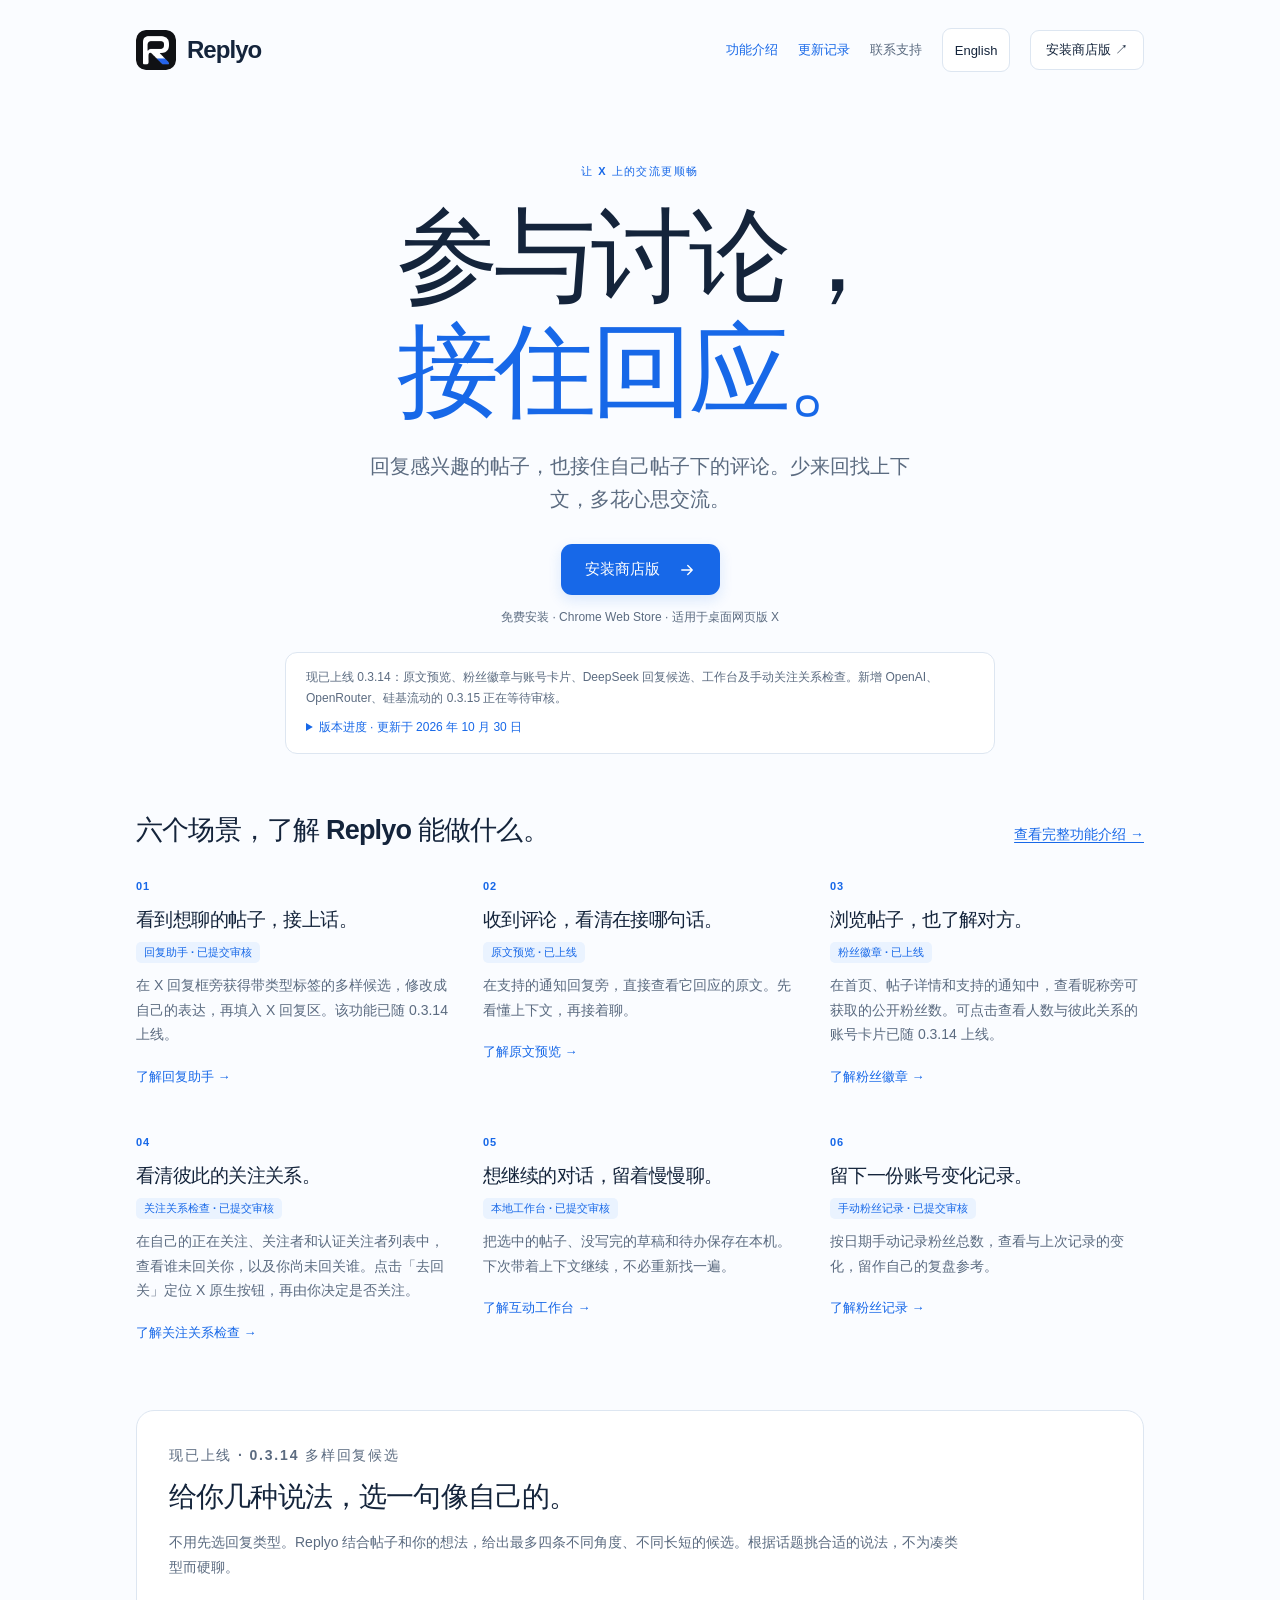
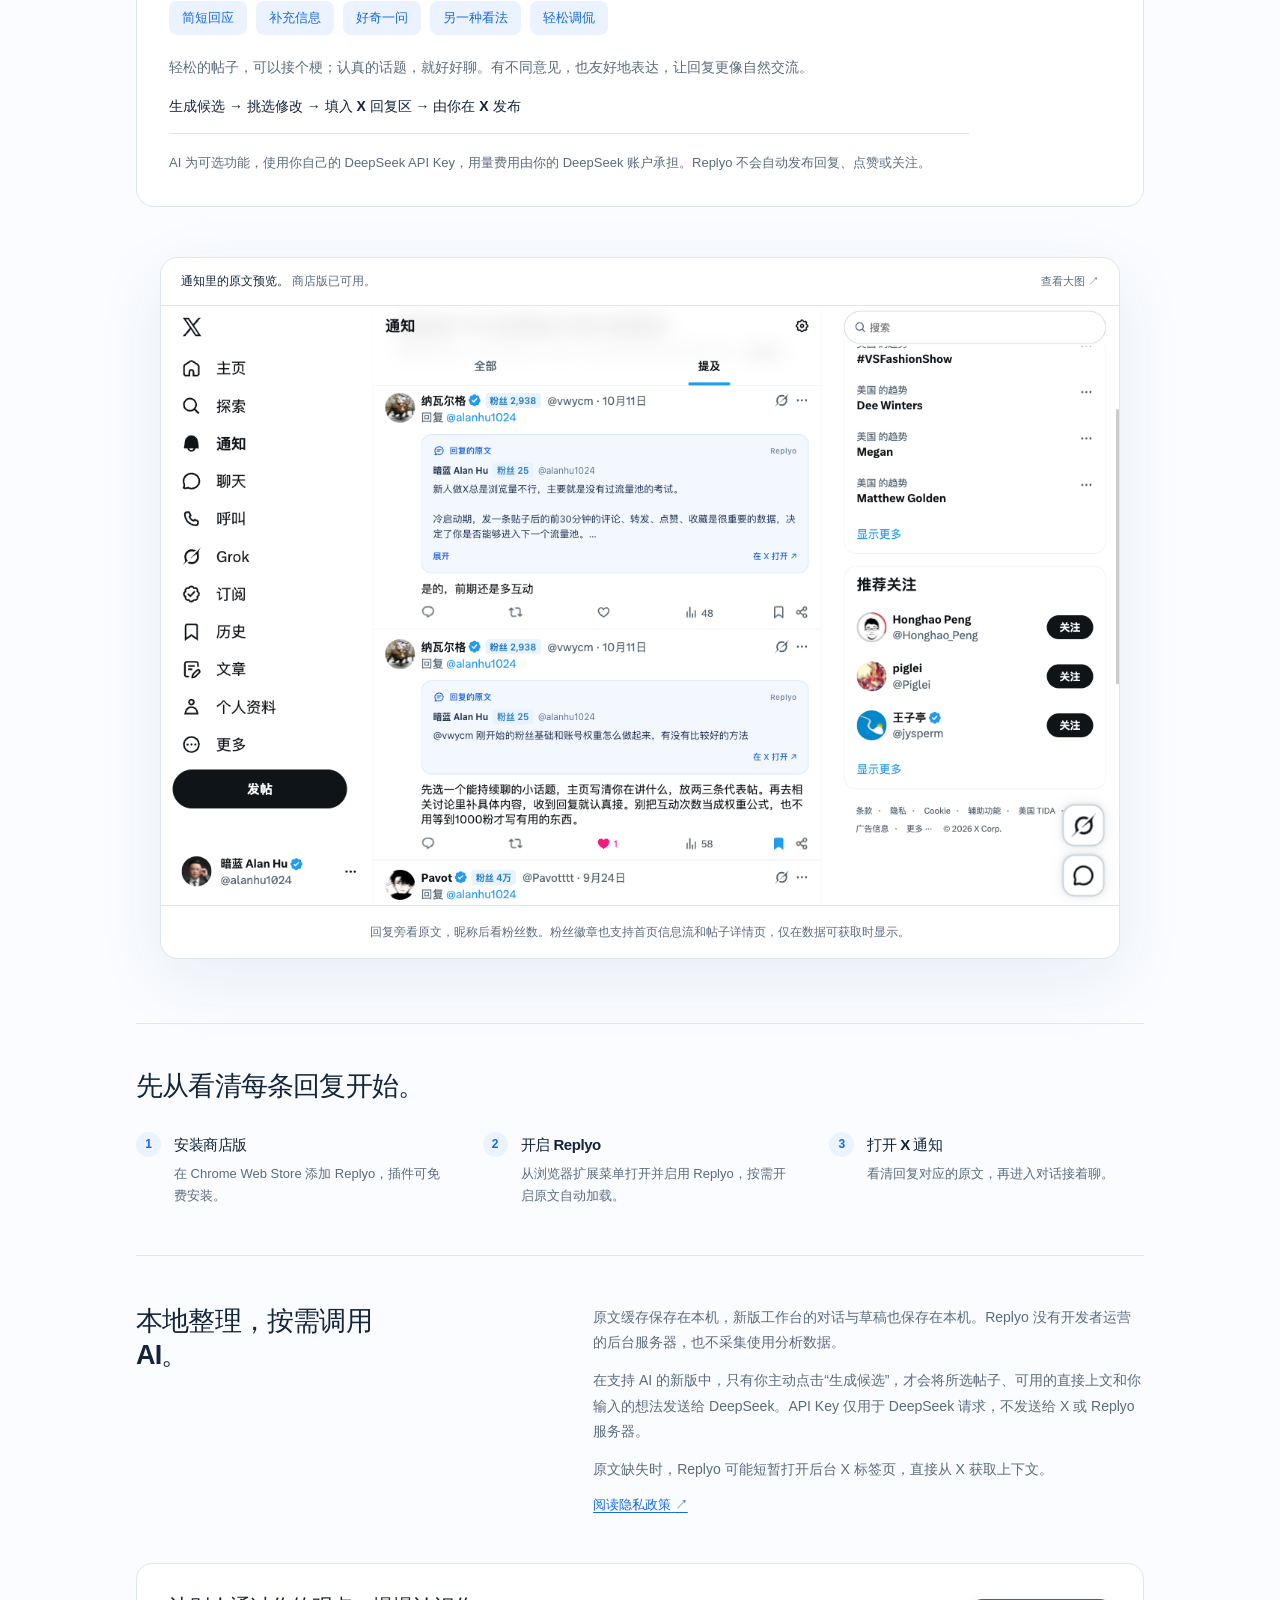
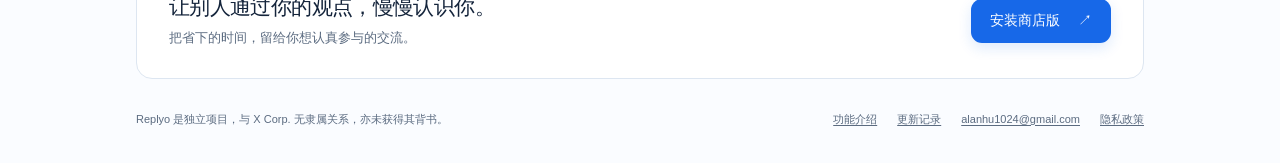
<file: index.html>
<!doctype html>
<html lang="zh-CN">
<head>
  <meta charset="utf-8">
  <meta name="viewport" content="width=device-width, initial-scale=1">
  <meta name="color-scheme" content="light dark">
  <meta name="description" content="Replyo，让 X 上的交流更顺畅。查看回复原文与粉丝数，了解即将到来的 AI 回复助手：参与别人的讨论，也回应自己收到的评论。" data-en-content="Replyo helps you keep conversations going on X. See reply context and follower counts, and preview the upcoming AI assistant for replying to posts and responding to comments.">
  <meta name="theme-color" content="#1768e8">
  <meta property="og:title" content="Replyo · 参与讨论，接住回应。" data-en-content="Replyo — Join conversations. Keep them going.">
  <meta property="og:description" content="回复感兴趣的帖子，也接住自己帖子下的评论。查看原文，整理想法，让每次交流更顺畅。" data-en-content="Reply to posts that interest you and respond to comments on your own. Find the context, gather your thoughts, and keep the conversation going.">
  <meta property="og:type" content="website">
  <title data-en="Replyo — Join conversations. Keep them going.">Replyo · 参与讨论，接住回应。</title>
  <link rel="canonical" href="https://alanhu1024.github.io/replyo-site/">
  <link rel="icon" type="image/png" href="icons/128.png">
  <style>
    :root {
      color-scheme: light dark;
      --paper: #fafcff;
      --surface: #ffffff;
      --ink: #14243b;
      --muted: #5b6b80;
      --blue: #1768e8;
      --tint: #eaf3ff;
      --line: #dde6f1;
      --shadow: 0 20px 70px #1a437014;
      font-family: -apple-system, BlinkMacSystemFont, "Segoe UI", sans-serif;
      font-synthesis: none;
    }
    * { box-sizing: border-box; }
    body { margin: 0; background: var(--paper); color: var(--ink); -webkit-font-smoothing: antialiased; }
    a { color: var(--blue); text-underline-offset: .2em; }
    a:focus-visible, button:focus-visible, summary:focus-visible { outline: 3px solid var(--blue); outline-offset: 5px; border-radius: 4px; }
    .skip-link { position: absolute; left: 18px; top: -70px; padding: 10px 15px; background: var(--surface); z-index: 2; }
    .skip-link:focus { top: 18px; }
    .wrap { max-width: 1080px; margin: 0 auto; padding: 0 36px; }
    header { display: flex; align-items: center; justify-content: space-between; gap: 24px; min-height: 100px; }
    .brand { display: inline-flex; align-items: center; gap: 11px; color: var(--ink); font-size: 24px; font-weight: 750; letter-spacing: -.04em; text-decoration: none; }
    .brand img { width: 40px; height: 40px; display: block; border-radius: 10px; }
    .nav { display: flex; align-items: center; gap: 20px; }
    .nav a { font-size: 13px; font-weight: 550; text-decoration: none; }
    .nav .support-link { color: var(--muted); }
    .nav a:hover { text-decoration: underline; }
    .nav .nav-install { padding: 10px 15px; border: 1px solid var(--line); border-radius: 9px; background: var(--surface); color: var(--ink); }
    .language-switch { font: inherit; font-size: 13px; min-height: 44px; padding: 8px 12px; border: 1px solid var(--line); border-radius: 9px; background: var(--surface); color: var(--ink); cursor: pointer; }
    .hero { padding: 64px 0 43px; text-align: center; }
    .eyebrow { margin: 0; color: var(--blue); font-size: 11px; font-weight: 750; letter-spacing: .13em; text-transform: uppercase; }
    h1 { margin: 20px 0 22px; font-size: clamp(3.5rem, 8vw, 6.4rem); line-height: 1.12; letter-spacing: -.045em; font-weight: 750; }
    h1 span { color: var(--blue); }
    .intro { max-width: 570px; margin: 0 auto; font-size: clamp(1.08rem, 2vw, 1.25rem); line-height: 1.65; color: var(--muted); }
    .cta { display: inline-flex; align-items: center; justify-content: center; gap: 18px; padding: 16px 24px; border-radius: 11px; background: #1768e8; color: #fff; font-size: 15px; font-weight: 650; text-decoration: none; box-shadow: 0 5px 14px #1768e824; }
    .cta:hover { background: #105bcc; }
    .cta svg { width: 18px; height: 18px; flex: 0 0 auto; }
    .hero .cta { margin-top: 28px; }
    .availability { margin: 12px 0 0; color: var(--muted); font-size: 12px; line-height: 1.7; }
    .release-note { max-width: 710px; margin: 24px auto 0; padding: 14px 20px; border: 1px solid var(--line); border-radius: 12px; background: var(--surface); text-align: left; }
    .release-note p { margin: 0; color: var(--muted); font-size: 12px; line-height: 1.8; }
    .release-note strong { color: var(--ink); }
    .release-note details { margin-top: 7px; font-size: 12px; line-height: 1.8; color: var(--muted); }
    .release-note summary { width: fit-content; cursor: pointer; color: var(--blue); }
    .release-note details p { margin-top: 7px; }
    .showcase { max-width: 960px; margin: 0 auto 64px; }
    .screenshot { margin: 0; overflow: hidden; border: 1px solid var(--line); border-radius: 18px; background: var(--surface); box-shadow: var(--shadow); }
    .screenshot-top { display: flex; justify-content: space-between; align-items: center; gap: 16px; padding: 15px 20px; border-bottom: 1px solid var(--line); }
    .screenshot-top p { margin: 0; color: var(--muted); font-size: 12px; }
    .screenshot-top strong { color: var(--ink); font-weight: 650; }
    .screenshot-top a { white-space: nowrap; color: var(--muted); font-size: 11px; text-decoration: none; }
    .screenshot-top a:hover { color: var(--blue); text-decoration: underline; }
    .screenshot-image { display: block; background: #fff; }
    .screenshot img { display: block; width: 100%; height: auto; }
    .screenshot figcaption { padding: 16px 24px; border-top: 1px solid var(--line); color: var(--muted); font-size: 12px; line-height: 1.7; text-align: center; }
    .features { display: grid; grid-template-columns: repeat(3, minmax(0, 1fr)); gap: 33px; padding: 0 0 55px; }
    .feature-number { color: var(--blue); font-size: 11px; font-weight: 750; letter-spacing: .08em; }
    h2, h3 { letter-spacing: -.03em; }
    .features h2 { margin: 13px 0 10px; font-size: 19px; line-height: 1.35; }
    .features p { margin: 0; color: var(--muted); font-size: 14px; line-height: 1.75; }
    .feature-link { display: inline-flex; align-items: center; min-height: 44px; margin-top: 8px; font-size: 13px; font-weight: 600; text-decoration: none; }
    .feature-link:hover { text-decoration: underline; }
    .overview-heading { display: flex; align-items: baseline; justify-content: space-between; flex-wrap: wrap; gap: 12px; margin: 15px 0 28px; }
    .overview-heading h2 { margin: 0; font-size: 27px; }
    .overview-heading a { font-size: 14px; }
    .feature-state { display: inline-block; margin-bottom: 10px; padding: 3px 8px; border-radius: 5px; background: var(--tint); color: var(--blue); font-size: 11px; font-weight: 600; }
    .preview { margin-bottom: 50px; padding: 32px; border: 1px solid var(--line); border-radius: 18px; background: var(--surface); }
    .preview h2 { margin: 9px 0 14px; font-size: 28px; line-height: 1.4; }
    .preview p { max-width: 800px; color: var(--muted); font-size: 14px; line-height: 1.8; }
    .reply-types { display: flex; flex-wrap: wrap; gap: 9px; padding: 0; margin: 20px 0; list-style: none; }
    .reply-types li { padding: 8px 13px; border-radius: 8px; background: var(--tint); color: var(--blue); font-size: 13px; }
    .preview .workflow { color: var(--ink); font-weight: 600; }
    .preview .ai-cost { padding-top: 17px; margin-bottom: 0; border-top: 1px solid var(--line); font-size: 13px; }
    .getting-started { padding: 45px 0 47px; border-top: 1px solid var(--line); border-bottom: 1px solid var(--line); }
    .getting-started h2 { margin: 0 0 27px; font-size: 27px; line-height: 1.3; }
    .steps { display: grid; grid-template-columns: repeat(3, minmax(0, 1fr)); gap: 32px; margin: 0; padding: 0; list-style: none; counter-reset: steps; }
    .steps li { position: relative; padding-left: 38px; counter-increment: steps; }
    .steps li::before { content: counter(steps); position: absolute; top: 0; left: 0; width: 25px; height: 25px; display: grid; place-items: center; border-radius: 50%; background: var(--tint); color: var(--blue); font-size: 12px; font-weight: 700; }
    .steps h3 { margin: 2px 0 8px; font-size: 15px; line-height: 1.4; }
    .steps p { margin: 0; color: var(--muted); font-size: 13px; line-height: 1.75; }
    .privacy { display: grid; grid-template-columns: .85fr 1.15fr; gap: 50px; align-items: start; padding: 49px 0; }
    .privacy h2 { max-width: 290px; margin: 0; font-size: 27px; line-height: 1.25; }
    .privacy p { margin: 0 0 13px; color: var(--muted); font-size: 14px; line-height: 1.8; }
    .privacy a { font-size: 13px; font-weight: 550; }
    .closing { display: flex; align-items: center; justify-content: space-between; flex-wrap: wrap; gap: 24px; padding: 29px 32px; border: 1px solid var(--line); border-radius: 16px; background: var(--surface); }
    .closing h2 { margin: 0 0 6px; font-size: 21px; }
    .closing p { margin: 0; color: var(--muted); font-size: 13px; line-height: 1.65; }
    .closing .cta { padding: 13px 19px; font-size: 14px; }
    footer { display: flex; align-items: baseline; justify-content: space-between; gap: 18px 28px; padding: 31px 0 34px; font-size: 11px; line-height: 1.8; color: var(--muted); }
    footer p { margin: 0; max-width: 460px; }
    .footer-links { display: flex; justify-content: flex-end; flex-wrap: wrap; gap: 8px 20px; }
    .footer-links a { color: var(--muted); }
    .footer-links .email { overflow-wrap: anywhere; }
    @media (prefers-color-scheme: dark) {
      :root { --paper: #0d1522; --surface: #142031; --ink: #edf3ff; --muted: #a5b3c8; --blue: #8ab6ff; --tint: #1a304e; --line: #293b50; --shadow: 0 20px 70px #0003; }
    }
    @media (max-width: 640px) {
      .wrap { padding: 0 21px; }
      header { min-height: 85px; gap: 12px; flex-wrap: wrap; padding: 20px 0 10px; }
      .brand { gap: 8px; font-size: 22px; }
      .brand img { width: 35px; height: 35px; border-radius: 8px; }
      .nav .support-link { display: none; }
      .nav .nav-install { display: none; }
      .nav { width: 100%; justify-content: space-between; gap: 10px; }
      .hero { padding: 39px 0 33px; }
      h1 { font-size: clamp(2.4rem, 13vw, 5rem); margin: 19px 0; }
      .intro { max-width: 360px; font-size: 16px; }
      .hero .cta { margin-top: 24px; }
      .showcase { margin-bottom: 41px; }
      .screenshot { border-radius: 12px; }
      .screenshot-top { padding: 12px 13px; gap: 8px; }
      .screenshot-top p { font-size: 11px; }
      .screenshot-top a { font-size: 10px; }
      .screenshot figcaption { padding: 13px 16px; font-size: 11px; }
      .features { grid-template-columns: 1fr; gap: 25px; padding-bottom: 35px; }
      .features article { padding-left: 32px; position: relative; }
      .feature-number { position: absolute; top: 4px; left: 0; }
      .features h2 { margin-top: 0; font-size: 18px; }
      .release-note { padding: 13px 16px; }
      .preview { padding: 23px; margin-bottom: 33px; }
      .preview h2 { font-size: 24px; }
      .getting-started { padding: 32px 0 35px; }
      .getting-started h2, .privacy h2 { font-size: 24px; }
      .steps { grid-template-columns: 1fr; gap: 23px; }
      .privacy { grid-template-columns: 1fr; gap: 17px; padding: 34px 0; }
      .privacy h2 { max-width: none; }
      .closing { padding: 24px; gap: 20px; }
      .closing .cta { width: 100%; }
      footer { flex-direction: column; gap: 14px; padding: 25px 0 30px; }
      .footer-links { justify-content: flex-start; }
    }
  </style>
</head>
<body>
  <a class="skip-link" href="#main" data-en="Skip to content">跳到正文</a>
  <div class="wrap">
    <header>
      <a class="brand" href="#main" aria-label="Replyo"><img src="icons/128.png" alt="" width="40" height="40"><span>Replyo</span></a>
      <nav class="nav" aria-label="导航" data-en-aria="Navigation">
        <a href="features.html" data-en="Features">功能介绍</a>
        <a href="updates.html" data-en="Updates">更新记录</a>
        <a class="support-link" href="mailto:alanhu1024@gmail.com" data-en="Support">联系支持</a>
        <button class="language-switch" id="language-switch" type="button" lang="en" aria-label="Switch to English" hidden>English</button>
        <a class="nav-install" href="https://chromewebstore.google.com/detail/gpedoibklaibdbjchonpnblacnphocmi" target="_blank" rel="noopener noreferrer"><span data-en="Install the store version">安装商店版</span> <span aria-hidden="true">↗</span></a>
      </nav>
    </header>
    <main id="main">
      <section class="hero" aria-labelledby="headline">
        <p class="eyebrow" data-en="A little help for your conversations on X">让 X 上的交流更顺畅</p>
        <h1 id="headline"><span style="color: inherit" data-en="Join conversations.">参与讨论，</span><br><span data-en="Keep them going.">接住回应。</span></h1>
        <p class="intro" data-en="Reply to posts that interest you. Respond to comments on your own. Find the context, gather your thoughts, and spend more time on the conversation.">回复感兴趣的帖子，也接住自己帖子下的评论。少来回找上下文，多花心思交流。</p>
        <a class="cta" href="https://chromewebstore.google.com/detail/gpedoibklaibdbjchonpnblacnphocmi" target="_blank" rel="noopener noreferrer">
          <span data-en="Install the store version">安装商店版</span>
          <svg viewBox="0 0 24 24" fill="none" stroke="currentColor" stroke-width="1.8" stroke-linecap="round" stroke-linejoin="round" aria-hidden="true"><path d="M5 12h14m-6-6 6 6-6 6"/></svg>
        </a>
        <p class="availability" data-en="Free extension · Chrome Web Store · For X on desktop">免费安装 · Chrome Web Store · 适用于桌面网页版 X</p>
        <div class="release-note">
<p data-en="Available now in 0.3.14: reply context, follower badges and account cards, DeepSeek reply ideas, the workspace and manual following checks. Version 0.3.15 adds OpenAI, OpenRouter and SiliconFlow and is awaiting review.">现已上线 0.3.14：原文预览、粉丝徽章与账号卡片、DeepSeek 回复候选、工作台及手动关注关系检查。新增 OpenAI、OpenRouter、硅基流动的 0.3.15 正在等待审核。</p>
          <details>
            <summary data-en="Version details · Updated October 30, 2026">版本进度 · 更新于 2026 年 10 月 30 日</summary>
<p data-en="Public version: 0.3.14, confirmed available October 30, 2026. It includes varied DeepSeek reply ideas, local drafts and workspace, account cards, three following-list checks and manual follow-back navigation. Version 0.3.15 is submitted for review with automatic publication after approval; its additional AI providers are not yet in the public download.">商店公开版：0.3.14，已于 2026 年 10 月 30 日核验上线。包含 DeepSeek 多样回复候选、本地草稿与工作台、账号卡片、三个关注列表检查和手动回关定位。0.3.15 已提交审核，设置为通过后自动发布；新增 AI 服务商尚未包含在公开下载中。</p>
          </details>
        </div>
      </section>
      <div class="overview-heading">
        <h2 data-en="A little help, across six everyday moments.">六个场景，了解 Replyo 能做什么。</h2>
        <a href="features.html" data-en="Explore all features →">查看完整功能介绍 →</a>
      </div>
      <section class="features" aria-label="全部功能概览" data-en-aria="All features at a glance">
        <article>
          <span class="feature-number" aria-hidden="true">01</span>
          <h2 data-en="Join a discussion that interests you.">看到想聊的帖子，接上话。</h2>
          <span class="feature-state" data-en="Reply assistant · Submitted for review">回复助手 · 已提交审核</span>
          <p data-en="Get varied, labeled ideas beside X’s reply editor, put them in your own words, and insert a draft when ready. Available in 0.3.14.">在 X 回复框旁获得带类型标签的多样候选，修改成自己的表达，再填入 X 回复区。该功能已随 0.3.14 上线。</p>
          <a class="feature-link" href="features.html#reply-assistant" data-en="Explore reply assistance →">了解回复助手 →</a>
        </article>
        <article>
          <span class="feature-number" aria-hidden="true">02</span>
          <h2 data-en="Know what each comment is answering.">收到评论，看清在接哪句话。</h2>
          <span class="feature-state" data-en="Original-post preview · Available now">原文预览 · 已上线</span>
          <p data-en="See the directly replied-to post alongside supported notifications. Understand the context before continuing the conversation.">在支持的通知回复旁，直接查看它回应的原文。先看懂上下文，再接着聊。</p>
          <a class="feature-link" href="features.html#reply-context" data-en="Explore reply context →">了解原文预览 →</a>
        </article>
        <article>
          <span class="feature-number" aria-hidden="true">03</span>
          <h2 data-en="Get a little context about the person.">浏览帖子，也了解对方。</h2>
          <span class="feature-state" data-en="Follower badges · Available now">粉丝徽章 · 已上线</span>
          <p data-en="See available public follower counts beside names in your timeline, post details and supported notifications. Account cards with available counts and your relationship are available in 0.3.14.">在首页、帖子详情和支持的通知中，查看昵称旁可获取的公开粉丝数。可点击查看人数与彼此关系的账号卡片已随 0.3.14 上线。</p>
          <a class="feature-link" href="features.html#follower-badges" data-en="Explore follower badges →">了解粉丝徽章 →</a>
        </article>
        <article>
          <span class="feature-number" aria-hidden="true">04</span>
          <h2 data-en="Understand your following relationships.">看清彼此的关注关系。</h2>
          <span class="feature-state" data-en="Following check · Submitted for review">关注关系检查 · 已提交审核</span>
          <p data-en="Check loaded accounts in your own Following, Followers and Verified Followers lists. Find who has not followed you back or whom you have not followed back. Use Go to follow back to locate X’s own button, then choose whether to follow yourself.">在自己的正在关注、关注者和认证关注者列表中，查看谁未回关你，以及你尚未回关谁。点击「去回关」定位 X 原生按钮，再由你决定是否关注。</p>
          <a class="feature-link" href="features.html#following-check" data-en="Explore following checks →">了解关注关系检查 →</a>
        </article>
        <article>
          <span class="feature-number" aria-hidden="true">05</span>
          <h2 data-en="Come back to conversations worth continuing.">想继续的对话，留着慢慢聊。</h2>
          <span class="feature-state" data-en="Local workspace · Submitted for review">本地工作台 · 已提交审核</span>
          <p data-en="Save selected posts, unfinished drafts and to-dos on your device. Return to the context and pick up where you left off.">把选中的帖子、没写完的草稿和待办保存在本机。下次带着上下文继续，不必重新找一遍。</p>
          <a class="feature-link" href="features.html#workspace" data-en="Explore the workspace →">了解互动工作台 →</a>
        </article>
        <article>
          <span class="feature-number" aria-hidden="true">06</span>
          <h2 data-en="Keep a simple record of your progress.">留下一份账号变化记录。</h2>
          <span class="feature-state" data-en="Manual follower log · Submitted for review">手动粉丝记录 · 已提交审核</span>
          <p data-en="Record your follower total by date and compare it with previous entries. A personal log, without attributing growth to individual replies.">按日期手动记录粉丝总数，查看与上次记录的变化，留作自己的复盘参考。</p>
          <a class="feature-link" href="features.html#follower-log" data-en="Explore the follower log →">了解粉丝记录 →</a>
        </article>
      </section>
      <section class="preview" aria-labelledby="ideas-title">
        <p class="eyebrow" data-en="Available now · Varied reply ideas in 0.3.14">现已上线 · 0.3.14 多样回复候选</p>
        <h2 id="ideas-title" data-en="A few ways to reply. Choose the one that sounds like you.">给你几种说法，选一句像自己的。</h2>
        <p data-en="No need to choose a reply type first. Replyo uses the post and your thoughts to suggest up to four replies with different angles and lengths. It picks what fits the conversation, rather than forcing every style into every post.">不用先选回复类型。Replyo 结合帖子和你的想法，给出最多四条不同角度、不同长短的候选。根据话题挑合适的说法，不为凑类型而硬聊。</p>
        <ul class="reply-types" aria-label="可能的回复角度" data-en-aria="Possible reply approaches">
          <li data-en="Keep it brief">简短回应</li>
          <li data-en="Add something useful">补充信息</li>
          <li data-en="Ask a thoughtful question">好奇一问</li>
          <li data-en="Share another view">另一种看法</li>
          <li data-en="Keep it light">轻松调侃</li>
        </ul>
        <p data-en="A lighthearted post can invite a little humor. A serious topic deserves care. Different opinions can still be expressed warmly, without turning a conversation into an argument.">轻松的帖子，可以接个梗；认真的话题，就好好聊。有不同意见，也友好地表达，让回复更像自然交流。</p>
        <p class="workflow" data-en="Generate ideas → Choose and edit → Insert into X’s reply box → Publish yourself on X">生成候选 → 挑选修改 → 填入 X 回复区 → 由你在 X 发布</p>
        <p class="ai-cost" data-en="Optional AI uses your own DeepSeek API key. API usage is billed to your DeepSeek account. Replyo does not automatically publish replies, like posts or follow accounts.">AI 为可选功能，使用你自己的 DeepSeek API Key，用量费用由你的 DeepSeek 账户承担。Replyo 不会自动发布回复、点赞或关注。</p>
      </section>
      <section class="showcase" aria-label="已上线功能实拍" data-en-aria="Screenshot of currently available features">
        <figure class="screenshot">
          <div class="screenshot-top">
            <p><strong data-en="Reply context, right in notifications.">通知里的原文预览。</strong> <span data-en="Available in the store version.">商店版已可用。</span></p>
            <a href="images/replyo-context.png" target="_blank" rel="noopener noreferrer"><span data-en="View full size">查看大图</span> <span aria-hidden="true">↗</span></a>
          </div>
          <a class="screenshot-image" href="images/replyo-context.png" target="_blank" rel="noopener noreferrer" aria-label="查看 Replyo 完整截图" data-en-aria="Open the full-size Replyo screenshot">
            <img src="images/replyo-context.png" alt="X 通知中的 Replyo 原文卡片，回复者与原文作者昵称旁显示可获取的粉丝数。" data-en-alt="Replyo in X notifications: an original-post card with available follower counts beside the replier and original author’s names." width="1280" height="800" decoding="async" loading="lazy">
          </a>
          <figcaption data-en="See the original post beside a reply. Available follower counts also appear beside names in notifications, your Home timeline and post details.">回复旁看原文，昵称后看粉丝数。粉丝徽章也支持首页信息流和帖子详情页，仅在数据可获取时显示。</figcaption>
        </figure>
      </section>
      <section class="getting-started" aria-labelledby="start-title">
        <h2 id="start-title" data-en="Start with the features available today.">先从看清每条回复开始。</h2>
        <ol class="steps">
          <li><h3 data-en="Install the store version.">安装商店版</h3><p data-en="Add Replyo from the Chrome Web Store. The extension is free to install.">在 Chrome Web Store 添加 Replyo，插件可免费安装。</p></li>
          <li><h3 data-en="Enable Replyo.">开启 Replyo</h3><p data-en="Open Replyo from the extensions menu and turn it on. Choose whether to load context automatically.">从浏览器扩展菜单打开并启用 Replyo，按需开启原文自动加载。</p></li>
          <li><h3 data-en="Go to X notifications.">打开 X 通知</h3><p data-en="Read a reply with its original post in view, then open the conversation to respond.">看清回复对应的原文，再进入对话接着聊。</p></li>
        </ol>
      </section>
      <section class="privacy" aria-labelledby="privacy-title">
        <h2 id="privacy-title" data-en="Keep drafts local. Use AI when you choose.">本地整理，按需调用 AI。</h2>
        <div>
          <p data-en="Replyo caches context locally. The upcoming workspace also keeps saved conversations and drafts on your device. There is no Replyo-operated server or Replyo usage analytics.">原文缓存保存在本机，新版工作台的对话与草稿也保存在本机。Replyo 没有开发者运营的后台服务器，也不采集使用分析数据。</p>
          <p data-en="In the AI-enabled version, choosing Generate ideas sends the selected post, its available direct parent and your entered thoughts directly to DeepSeek. Your API key is used only with DeepSeek, never sent to X or a Replyo server.">在支持 AI 的新版中，只有你主动点击“生成候选”，才会将所选帖子、可用的直接上文和你输入的想法发送给 DeepSeek。API Key 仅用于 DeepSeek 请求，不发送给 X 或 Replyo 服务器。</p>
          <p data-en="When context is missing, Replyo may briefly open a background X tab to retrieve it directly from X.">原文缺失时，Replyo 可能短暂打开后台 X 标签页，直接从 X 获取上下文。</p>
          <a href="privacy.html"><span data-en="Read the privacy policy">阅读隐私政策</span> <span aria-hidden="true">↗</span></a>
        </div>
      </section>
      <section class="closing" aria-label="安装 Replyo" data-en-aria="Install Replyo">
        <div><h2 data-en="Let people get to know you through your replies.">让别人通过你的观点，慢慢认识你。</h2><p data-en="Make a little more room for conversations you want to have.">把省下的时间，留给你想认真参与的交流。</p></div>
        <a class="cta" href="https://chromewebstore.google.com/detail/gpedoibklaibdbjchonpnblacnphocmi" target="_blank" rel="noopener noreferrer"><span data-en="Install the store version">安装商店版</span> <span aria-hidden="true">↗</span></a>
      </section>
    </main>
    <footer>
      <p data-en="Replyo is an independent project, not affiliated with or endorsed by X Corp.">Replyo 是独立项目，与 X Corp. 无隶属关系，亦未获得其背书。</p>
      <div class="footer-links">
        <a href="features.html" data-en="Features">功能介绍</a>
        <a href="updates.html" data-en="Updates">更新记录</a>
        <a class="email" href="mailto:alanhu1024@gmail.com">alanhu1024@gmail.com</a>
        <a href="privacy.html" data-en="Privacy policy">隐私政策</a>
      </div>
    </footer>
  </div>
  <script>
    (() => {
      const button = document.getElementById('language-switch');
      const texts = [...document.querySelectorAll('[data-en]')].map(node => ({ node, zh: node.textContent, en: node.dataset.en }));
      const attributes = [['data-en-content', 'content'], ['data-en-aria', 'aria-label'], ['data-en-alt', 'alt']].flatMap(([source, target]) =>
        [...document.querySelectorAll('[' + source + ']')].map(node => ({ node, target, zh: node.getAttribute(target), en: node.getAttribute(source) }))
      );
      const preferenceKey = 'replyo-site-language';
      let language = 'zh-CN';
      try { if (localStorage.getItem(preferenceKey) === 'en') language = 'en'; } catch {}
      const requestedLanguage = new URLSearchParams(location.search).get('lang');
      if (requestedLanguage === 'en' || requestedLanguage === 'zh' || requestedLanguage === 'zh-CN') {
        language = requestedLanguage === 'en' ? 'en' : 'zh-CN';
        try { localStorage.setItem(preferenceKey, language); } catch {}
      }
      function render() {
        const english = language === 'en';
        document.documentElement.lang = language;
        for (const item of texts) item.node.textContent = english ? item.en : item.zh;
        for (const item of attributes) item.node.setAttribute(item.target, english ? item.en : item.zh);
        button.textContent = english ? '中文' : 'English';
        button.lang = english ? 'zh-CN' : 'en';
        button.setAttribute('aria-label', english ? '切换为中文' : 'Switch to English');
      }
      button.hidden = false;
      button.addEventListener('click', () => {
        language = language === 'en' ? 'zh-CN' : 'en';
        render();
        try { localStorage.setItem(preferenceKey, language); } catch {}
        const url = new URL(location.href);
        url.searchParams.set('lang', language);
        history.replaceState(null, '', url);
      });
      render();
    })();
  </script>
</body>
</html>
</file>
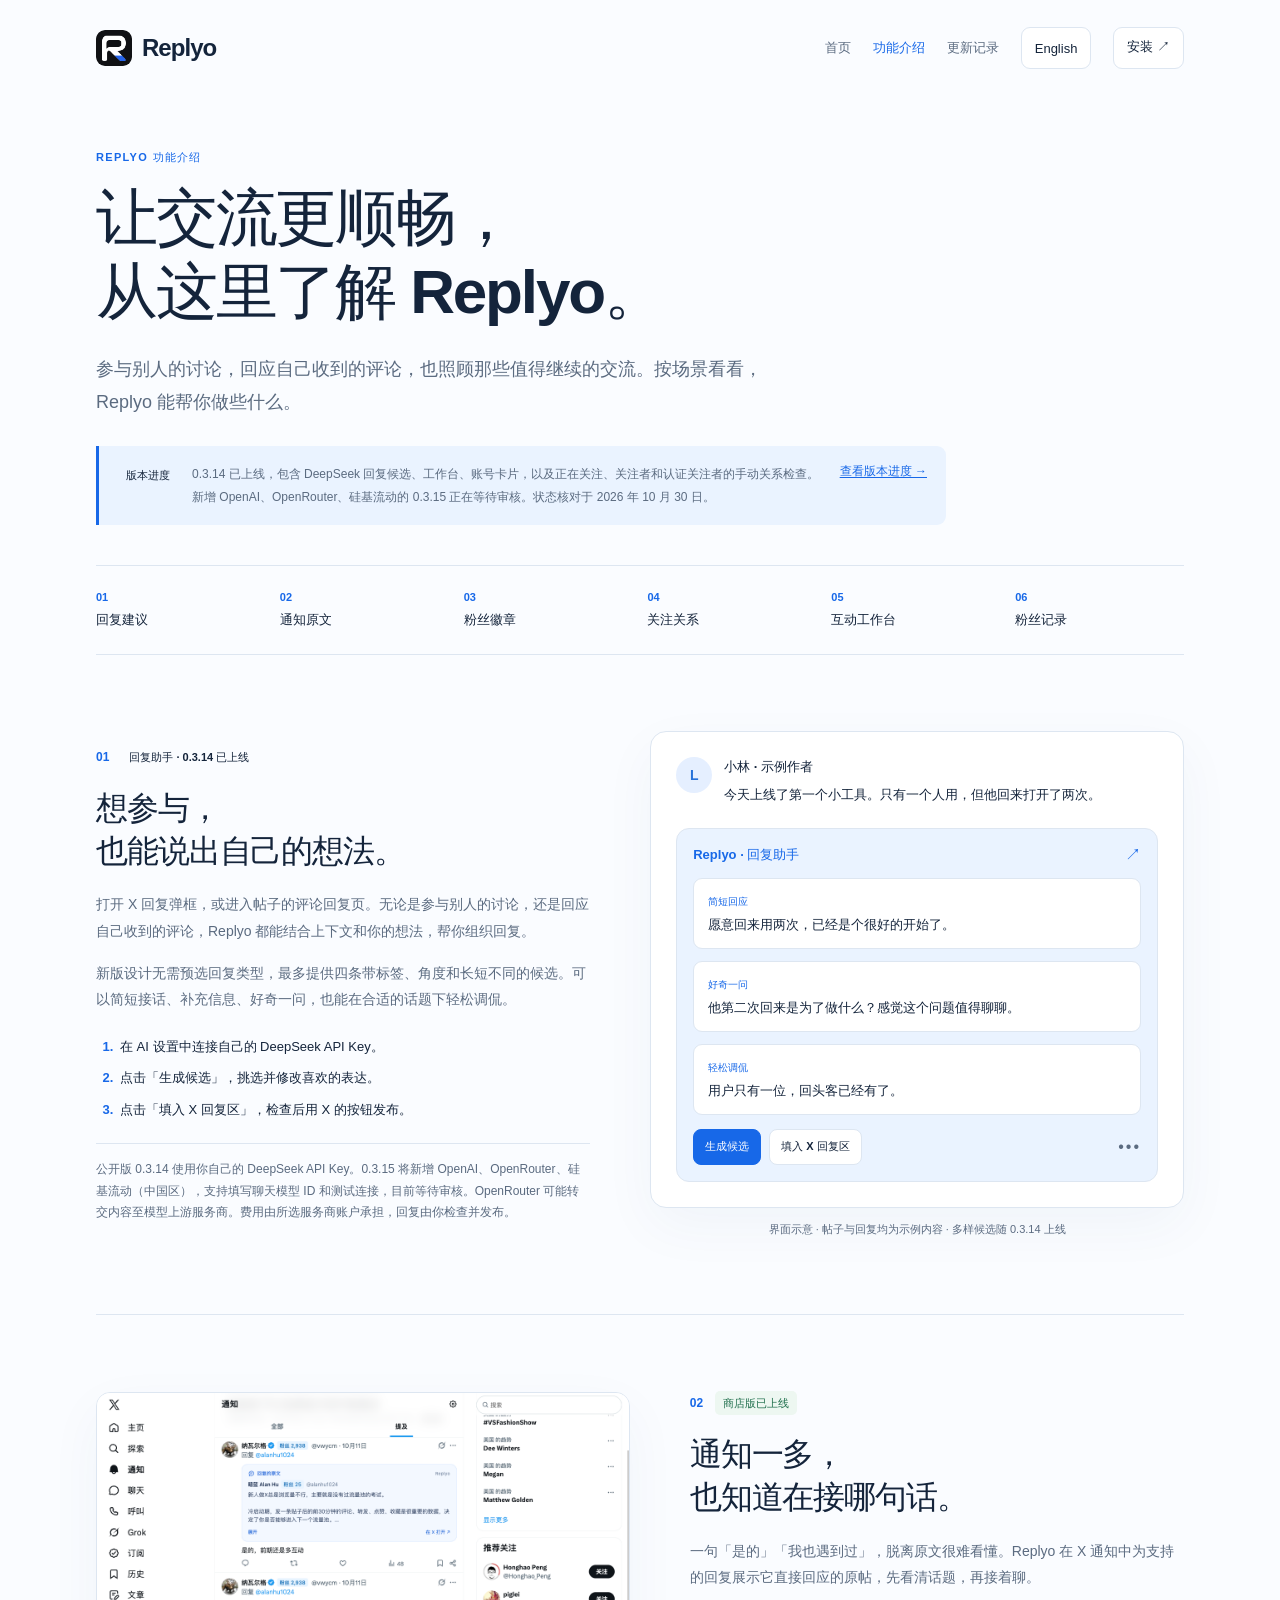
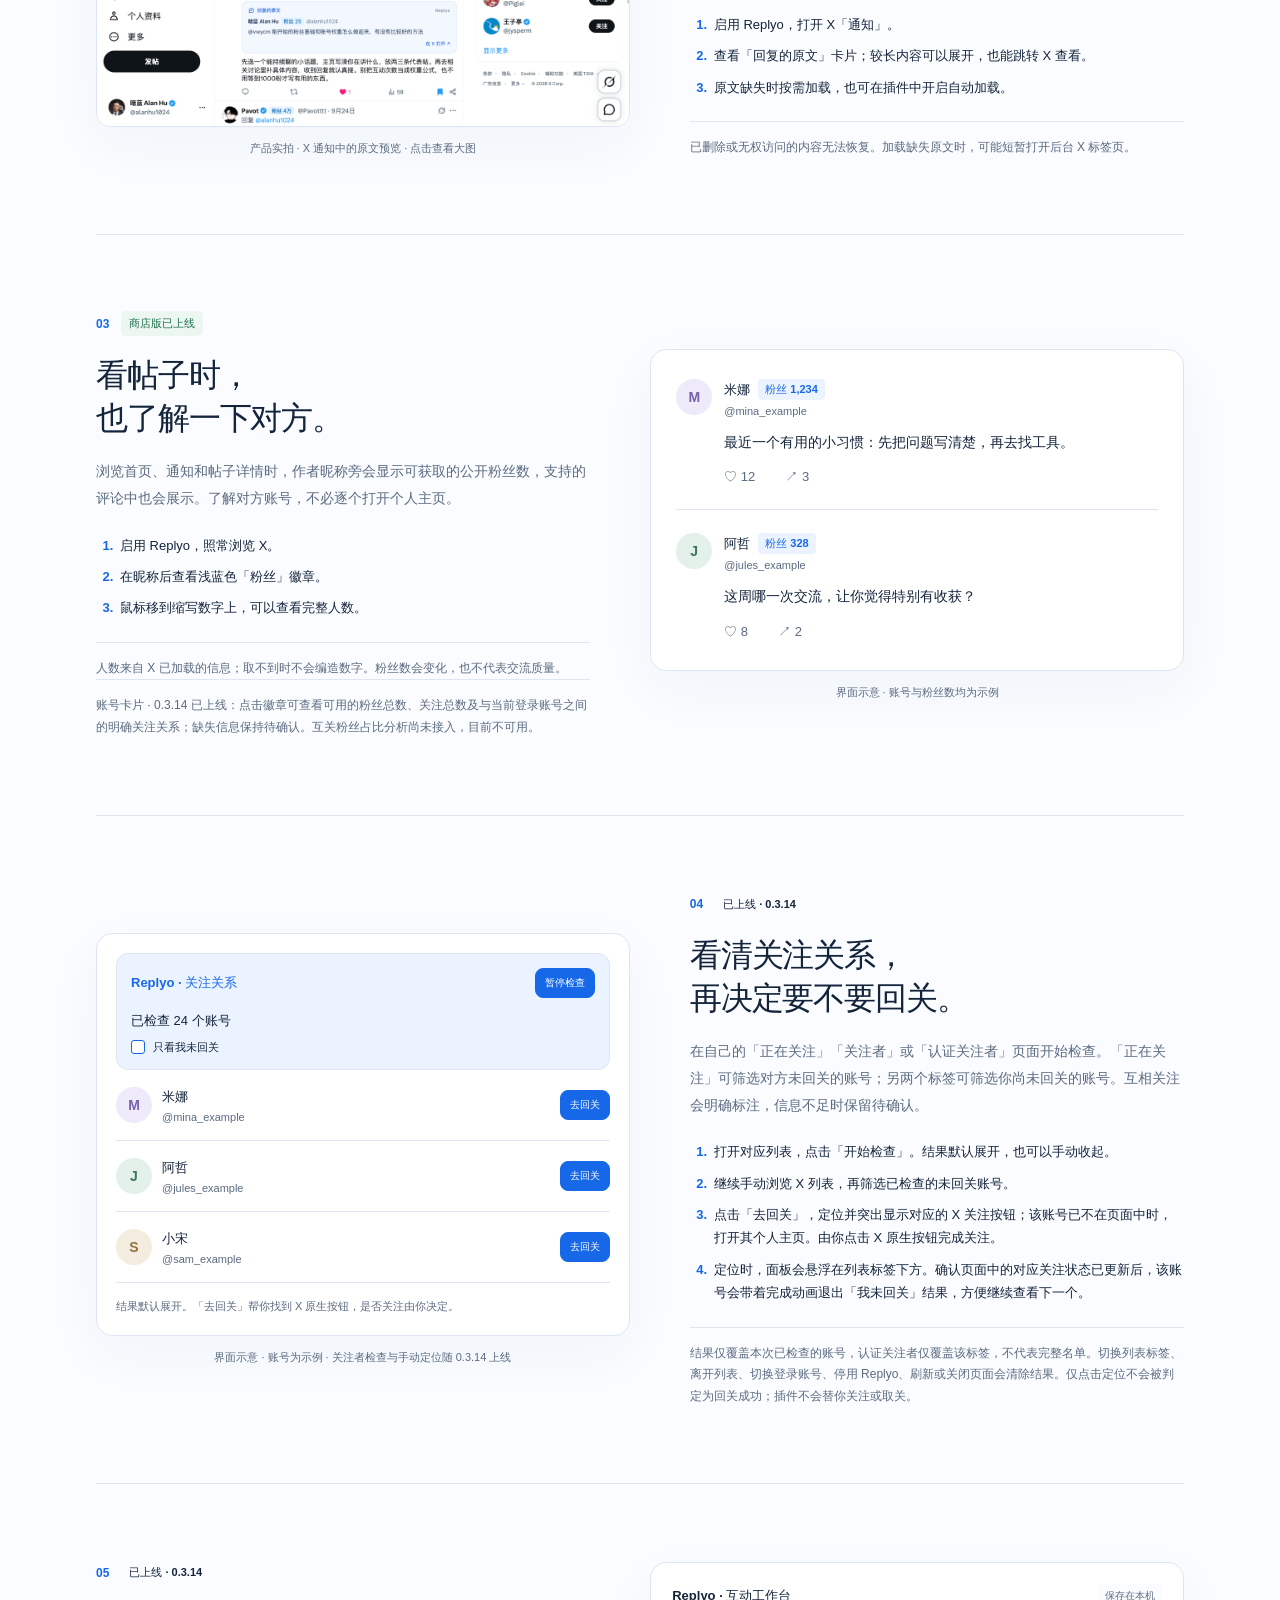
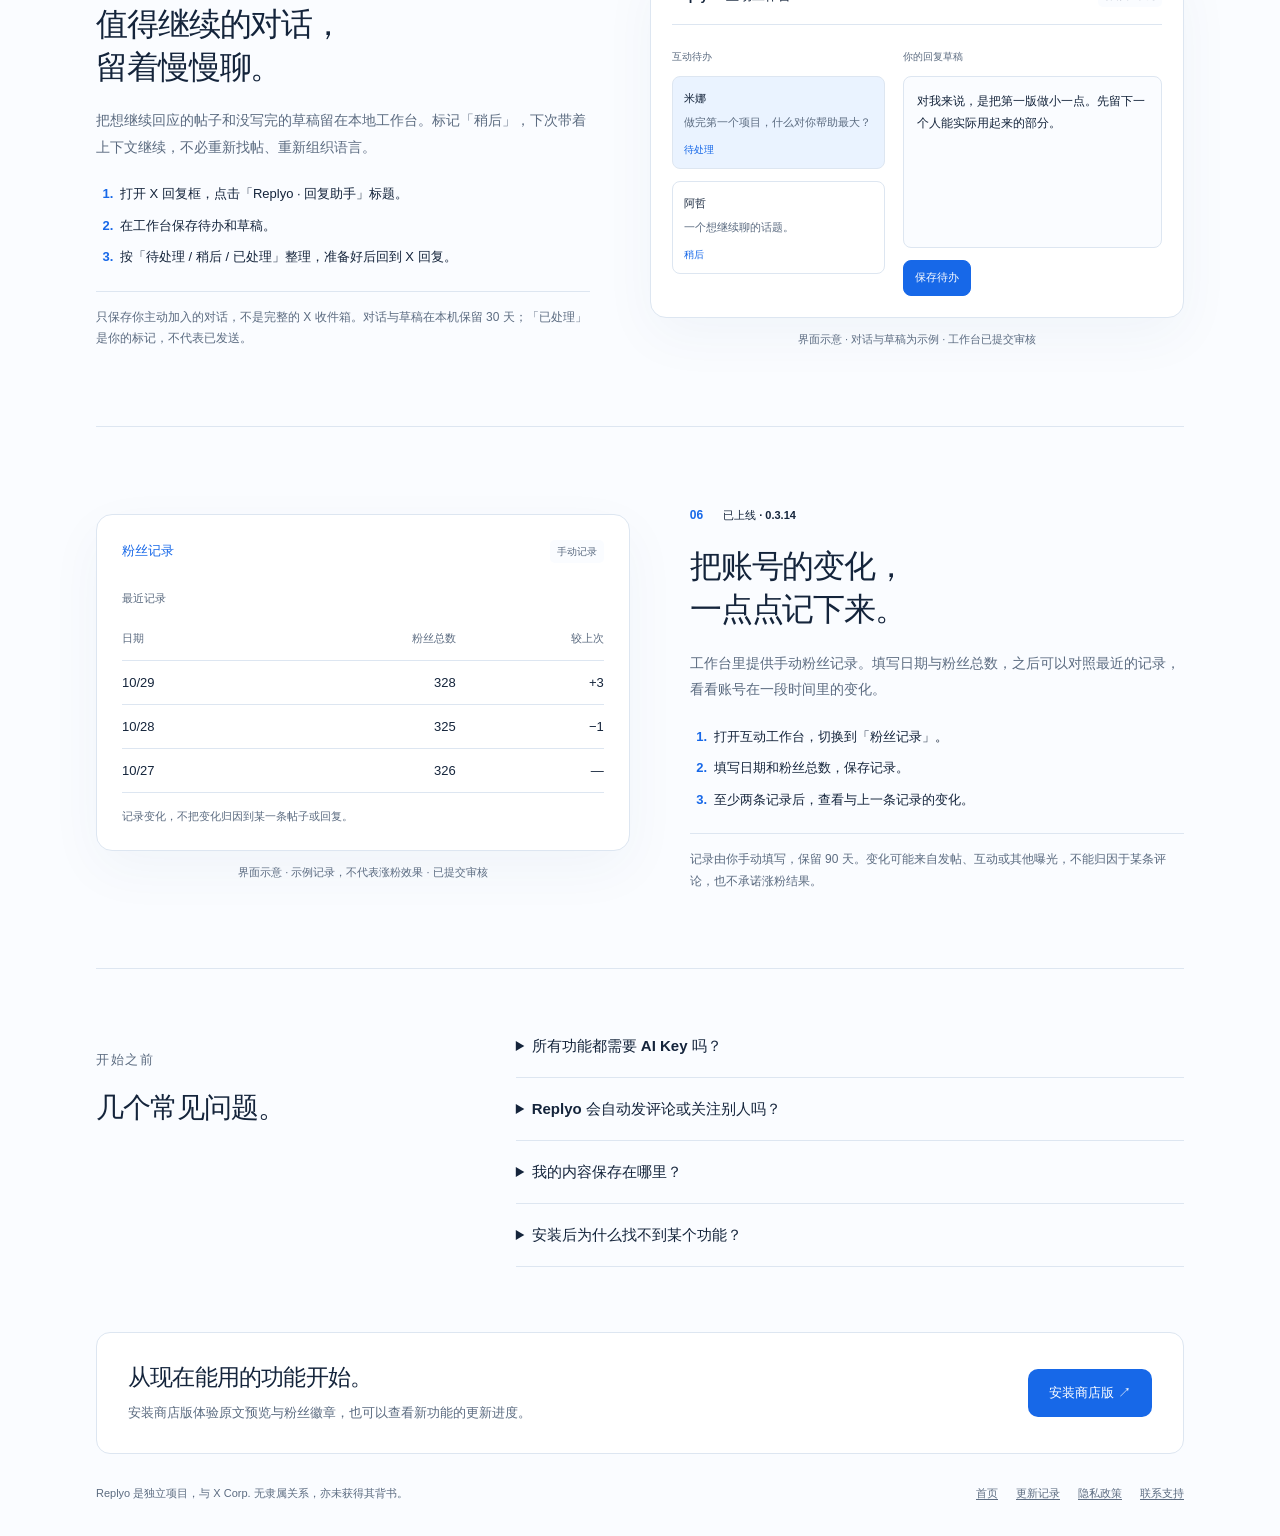
<file: features.html>
<!doctype html>
<html lang="zh-CN">
<head>
  <meta charset="utf-8">
  <meta name="viewport" content="width=device-width, initial-scale=1">
  <meta name="color-scheme" content="light dark">
  <meta name="theme-color" content="#1768e8">
  <meta name="description" content="完整了解 Replyo：回复建议、通知原文、粉丝徽章、关注关系检查、互动工作台与粉丝记录。按场景查看功能、使用方式和版本进度。" data-en-content="Explore every Replyo feature: reply ideas, notification context, follower badges, following checks, a conversation workspace and manual follower records. See how each works and when it is available.">
  <meta property="og:title" content="Replyo · 功能介绍" data-en-content="Replyo — Feature guide">
  <meta property="og:description" content="六个场景，了解 Replyo 如何帮你参与讨论、接住回应。" data-en-content="Six ways Replyo helps you join conversations and keep them going.">
  <meta property="og:type" content="website">
  <link rel="canonical" href="https://alanhu1024.github.io/replyo-site/features.html">
  <link rel="icon" type="image/png" href="icons/128.png">
  <link rel="stylesheet" href="features.css">
  <script src="features.js" defer></script>
  <title data-en="Replyo — Feature guide">Replyo · 功能介绍</title>
</head>
<body>
  <a class="skip-link" href="#main" data-en="Skip to content">跳到正文</a>
  <header class="site-header wrap">
    <a class="brand" href="index.html" aria-label="Replyo"><img src="icons/128.png" width="36" height="36" alt=""><span>Replyo</span></a>
    <nav class="site-nav" aria-label="主导航" data-en-aria="Main navigation">
      <a href="index.html" data-en="Home">首页</a>
      <a href="features.html" aria-current="page" data-en="Features">功能介绍</a>
      <a href="updates.html" data-en="Updates">更新记录</a>
      <button id="language-switch" class="language-switch" type="button" lang="en" aria-label="Switch to English" hidden>English</button>
      <a class="nav-install" href="https://chromewebstore.google.com/detail/gpedoibklaibdbjchonpnblacnphocmi" target="_blank" rel="noopener noreferrer" data-en="Install ↗">安装 ↗</a>
    </nav>
  </header>

  <main id="main" class="wrap">
    <section class="guide-intro" aria-labelledby="page-title">
      <p class="eyebrow" data-en="The Replyo guide">REPLYO 功能介绍</p>
      <h1 id="page-title" data-en="More room for the conversation.">让交流更顺畅，<br class="zh-break">从这里了解 Replyo。</h1>
      <p class="lede" data-en="Reply to a post that interests you, respond to comments on your own, and return to conversations worth continuing. Explore what Replyo can help with, one situation at a time.">参与别人的讨论，回应自己收到的评论，也照顾那些值得继续的交流。按场景看看，Replyo 能帮你做些什么。</p>
      <div class="release-summary">
<span class="status" data-en="Release status">版本进度</span><p data-en="Version 0.3.14 is available, including DeepSeek reply ideas, the workspace, account cards and manual checks of Following, Followers and Verified Followers. Version 0.3.15 is awaiting review and adds OpenAI, OpenRouter and SiliconFlow. Status checked October 30, 2026.">0.3.14 已上线，包含 DeepSeek 回复候选、工作台、账号卡片，以及正在关注、关注者和认证关注者的手动关系检查。新增 OpenAI、OpenRouter、硅基流动的 0.3.15 正在等待审核。状态核对于 2026 年 10 月 30 日。</p>
        <a href="updates.html" data-en="View release progress →">查看版本进度 →</a>
      </div>
    </section>

    <nav class="chapter-nav" aria-label="功能目录" data-en-aria="Feature contents">
      <a href="#reply-assistant"><span>01</span><strong data-en="Reply ideas">回复建议</strong></a>
      <a href="#reply-context"><span>02</span><strong data-en="Reply context">通知原文</strong></a>
      <a href="#follower-badges"><span>03</span><strong data-en="Follower badges">粉丝徽章</strong></a>
      <a href="#following-check"><span>04</span><strong data-en="Following checks">关注关系</strong></a>
      <a href="#workspace"><span>05</span><strong data-en="Your workspace">互动工作台</strong></a>
      <a href="#follower-log"><span>06</span><strong data-en="Follower records">粉丝记录</strong></a>
    </nav>

    <section class="feature-section" id="reply-assistant" aria-labelledby="reply-title">
      <div class="feature-copy">
        <div class="section-meta"><span class="number">01</span><span class="status released" data-en="Reply assistant · Available in 0.3.14">回复助手 · 0.3.14 已上线</span></div>
        <h2 id="reply-title" data-en="Find a way to say what you think.">想参与，<br>也能说出自己的想法。</h2>
        <p data-en="Open X’s reply dialog or the reply area on a post’s detail page. Replyo helps you turn the post and your own thoughts into a draft—whether you are joining someone else’s discussion or answering a comment on your post.">打开 X 回复弹框，或进入帖子的评论回复页。无论是参与别人的讨论，还是回应自己收到的评论，Replyo 都能结合上下文和你的想法，帮你组织回复。</p>
        <p data-en="The next design offers up to four labeled ideas with different angles and lengths, without asking you to choose a type first. Keep it short, add useful information, ask a question or share a friendly joke when the topic fits.">新版设计无需预选回复类型，最多提供四条带标签、角度和长短不同的候选。可以简短接话、补充信息、好奇一问，也能在合适的话题下轻松调侃。</p>
        <ol class="how-to">
          <li data-en="Connect your own DeepSeek API key in AI settings.">在 AI 设置中连接自己的 DeepSeek API Key。</li>
          <li data-en="Choose Generate ideas, then select and edit a candidate.">点击「生成候选」，挑选并修改喜欢的表达。</li>
          <li data-en="Insert into X reply, review it, and publish using X’s own button.">点击「填入 X 回复区」，检查后用 X 的按钮发布。</li>
        </ol>
<p class="feature-note" data-en="Public version 0.3.14 uses your DeepSeek API key. Version 0.3.15 adds OpenAI, OpenRouter and SiliconFlow (China), editable chat model IDs and a connection test; it is awaiting review. OpenRouter may forward contents upstream. Usage is billed to your selected provider. You review and publish replies yourself.">公开版 0.3.14 使用你自己的 DeepSeek API Key。0.3.15 将新增 OpenAI、OpenRouter、硅基流动（中国区），支持填写聊天模型 ID 和测试连接，目前等待审核。OpenRouter 可能转交内容至模型上游服务商。费用由所选服务商账户承担，回复由你检查并发布。</p>
      </div>
      <figure class="demo-figure">
        <div class="demo-stage assistant-stage">
          <div class="demo-post"><span class="avatar blue">L</span><div><strong data-en="Lin · sample author">小林 · 示例作者</strong><p data-en="Shipped my first little tool today. Only one person used it, but they came back twice.">今天上线了第一个小工具。只有一个人用，但他回来打开了两次。</p></div></div>
          <div class="assistant-panel"><div class="demo-heading"><strong data-en="Replyo · Reply assistant">Replyo · 回复助手</strong><span aria-hidden="true">↗</span></div><div class="candidate"><span class="candidate-type" data-en="Keep it brief">简短回应</span><p data-en="Coming back twice is a pretty good first signal.">愿意回来用两次，已经是个很好的开始了。</p></div><div class="candidate"><span class="candidate-type" data-en="Ask a question">好奇一问</span><p data-en="What brought them back the second time? That might be worth a conversation.">他第二次回来是为了做什么？感觉这个问题值得聊聊。</p></div><div class="candidate"><span class="candidate-type" data-en="Keep it light">轻松调侃</span><p data-en="One user, two return visits. Your first regular has arrived.">用户只有一位，回头客已经有了。</p></div><div class="demo-actions"><span class="demo-button primary" data-en="Generate ideas">生成候选</span><span class="demo-button" data-en="Insert into X reply">填入 X 回复区</span><span class="demo-menu" aria-hidden="true">•••</span></div></div>
        </div>
        <figcaption data-en="Interface illustration · Fictional post and example replies · Varied candidates available in 0.3.14">界面示意 · 帖子与回复均为示例内容 · 多样候选随 0.3.14 上线</figcaption>
      </figure>
    </section>

    <section class="feature-section reverse" id="reply-context" aria-labelledby="context-title">
      <div class="feature-copy">
        <div class="section-meta"><span class="number">02</span><span class="status available" data-en="Available in the store version">商店版已上线</span></div>
        <h2 id="context-title" data-en="Know which post a reply is answering.">通知一多，<br>也知道在接哪句话。</h2>
        <p data-en="A reply that says “exactly” makes little sense without its context. Replyo shows the directly replied-to post above supported replies in X notifications, so you can understand the conversation before responding.">一句「是的」「我也遇到过」，脱离原文很难看懂。Replyo 在 X 通知中为支持的回复展示它直接回应的原帖，先看清话题，再接着聊。</p>
        <ol class="how-to"><li data-en="Enable Replyo and open X notifications.">启用 Replyo，打开 X「通知」。</li><li data-en="Read the original-post card. Expand longer text or open it on X.">查看「回复的原文」卡片；较长内容可以展开，也能跳转 X 查看。</li><li data-en="Load missing context on demand, or enable automatic loading in the extension.">原文缺失时按需加载，也可在插件中开启自动加载。</li></ol>
        <p class="feature-note" data-en="Deleted or inaccessible posts cannot be recovered. Loading missing context may briefly open a temporary background X tab.">已删除或无权访问的内容无法恢复。加载缺失原文时，可能短暂打开后台 X 标签页。</p>
      </div>
      <figure class="demo-figure real-screenshot"><a href="images/replyo-context.png" target="_blank" rel="noopener noreferrer" aria-label="查看完整原文预览截图" data-en-aria="Open the full-size context screenshot"><img src="images/replyo-context.png" width="1280" height="800" alt="Replyo 在 X 通知中展示回复对应的原文卡片及粉丝徽章。" data-en-alt="Replyo showing the directly replied-to post and follower badges in X notifications." loading="lazy" decoding="async"></a><figcaption data-en="Product screenshot · Reply context in X notifications · Click to view full size">产品实拍 · X 通知中的原文预览 · 点击查看大图</figcaption></figure>
    </section>

    <section class="feature-section" id="follower-badges" aria-labelledby="badges-title">
      <div class="feature-copy">
        <div class="section-meta"><span class="number">03</span><span class="status available" data-en="Available in the store version">商店版已上线</span></div>
        <h2 id="badges-title" data-en="A little more context about the person.">看帖子时，<br>也了解一下对方。</h2>
        <p data-en="Available public follower counts appear beside the author’s name while you browse Home, notifications and post details. You can also see them on supported replies, without opening each profile.">浏览首页、通知和帖子详情时，作者昵称旁会显示可获取的公开粉丝数，支持的评论中也会展示。了解对方账号，不必逐个打开个人主页。</p>
        <ol class="how-to"><li data-en="Enable Replyo, then browse X as usual.">启用 Replyo，照常浏览 X。</li><li data-en="Look for the light-blue follower badge after the display name.">在昵称后查看浅蓝色「粉丝」徽章。</li><li data-en="Hover over abbreviated counts to see the full number.">鼠标移到缩写数字上，可以查看完整人数。</li></ol>
        <p class="feature-note" data-en="Counts use information X has already loaded. If a value is unavailable, no number is invented. Follower counts can change and are not a measure of conversation quality.">人数来自 X 已加载的信息；取不到时不会编造数字。粉丝数会变化，也不代表交流质量。</p>
        <p class="feature-note" data-en="Account cards · Available in 0.3.14: click a badge to see available follower/following totals and an explicit relationship with your signed-in account. Missing relationship data stays unconfirmed. Mutual-follower percentage analysis is not connected and remains unavailable.">账号卡片 · 0.3.14 已上线：点击徽章可查看可用的粉丝总数、关注总数及与当前登录账号之间的明确关注关系；缺失信息保持待确认。互关粉丝占比分析尚未接入，目前不可用。</p>
      </div>
      <figure class="demo-figure"><div class="demo-stage feed-stage"><div class="sample-tweet"><span class="avatar violet">M</span><div><div class="sample-name"><strong data-en="Mina">米娜</strong><span class="follower-pill" data-en="1.2K followers">粉丝 1,234</span></div><span class="handle">@mina_example</span><p data-en="A small habit that helped me: write down the question before looking for a tool.">最近一个有用的小习惯：先把问题写清楚，再去找工具。</p><div class="tweet-meta" aria-hidden="true">♡ 12 <span>↗ 3</span></div></div></div><div class="sample-tweet"><span class="avatar teal">J</span><div><div class="sample-name"><strong data-en="Jules">阿哲</strong><span class="follower-pill" data-en="328 followers">粉丝 328</span></div><span class="handle">@jules_example</span><p data-en="What was the most useful conversation you had this week?">这周哪一次交流，让你觉得特别有收获？</p><div class="tweet-meta" aria-hidden="true">♡ 8 <span>↗ 2</span></div></div></div></div><figcaption data-en="Interface illustration · Fictional accounts and follower counts">界面示意 · 账号与粉丝数均为示例</figcaption></figure>
    </section>

    <section class="feature-section reverse" id="following-check" aria-labelledby="following-title">
      <div class="feature-copy">
        <div class="section-meta"><span class="number">04</span><span class="status released" data-en="Available now · 0.3.14">已上线 · 0.3.14</span></div>
        <h2 id="following-title" data-en="See who follows whom, and pick up from there.">看清关注关系，<br>再决定要不要回关。</h2>
        <p data-en="Start checking on your own Following, Followers or Verified Followers page. Following shows people who do not follow you back; Followers and Verified Followers show people you have not followed back. Mutual relationships are labeled, and missing evidence stays unconfirmed.">在自己的「正在关注」「关注者」或「认证关注者」页面开始检查。「正在关注」可筛选对方未回关的账号；另两个标签可筛选你尚未回关的账号。互相关注会明确标注，信息不足时保留待确认。</p>
        <ol class="how-to"><li data-en="Open one of those lists and choose Start checking. Results expand by default; you can collapse them.">打开对应列表，点击「开始检查」。结果默认展开，也可以手动收起。</li><li data-en="Browse the X list yourself, then filter the checked results to find accounts not followed back.">继续手动浏览 X 列表，再筛选已检查的未回关账号。</li><li data-en="Choose Go to follow back to locate and highlight the matching X follow button, or open the account’s profile if its row is no longer loaded. You click X’s own button to follow.">点击「去回关」，定位并突出显示对应的 X 关注按钮；该账号已不在页面中时，打开其个人主页。由你点击 X 原生按钮完成关注。</li><li data-en="The panel stays below the list tabs while you navigate. Once matching page data confirms that you followed back, a completion animation removes that account from the not-followed-back results, ready for the next one.">定位时，面板会悬浮在列表标签下方。确认页面中的对应关注状态已更新后，该账号会带着完成动画退出「我未回关」结果，方便继续查看下一个。</li></ol>
        <p class="feature-note" data-en="These results cover only accounts checked during this visit; Verified Followers covers only that tab. They are not a complete account audit. Switching list tabs, leaving the lists, changing accounts, disabling Replyo, refreshing or closing the page clears the results. Navigation alone never confirms a follow. Replyo does not follow or unfollow anyone for you.">结果仅覆盖本次已检查的账号，认证关注者仅覆盖该标签，不代表完整名单。切换列表标签、离开列表、切换登录账号、停用 Replyo、刷新或关闭页面会清除结果。仅点击定位不会被判定为回关成功；插件不会替你关注或取关。</p>
      </div>
      <figure class="demo-figure"><div class="demo-stage relation-stage"><div class="relation-panel"><div class="demo-heading"><strong data-en="Replyo · Following relationships">Replyo · 关注关系</strong><span class="demo-button primary small" data-en="Pause">暂停检查</span></div><p data-en="24 accounts checked">已检查 24 个账号</p><div class="sample-filter"><span class="check-square" aria-hidden="true"></span><span data-en="Only people I haven’t followed back">只看我未回关</span></div></div><div class="relation-row"><span class="avatar violet">M</span><div><strong data-en="Mina">米娜</strong><span class="handle">@mina_example</span></div><span class="demo-button primary small" data-en="Go to follow back">去回关</span></div><div class="relation-row"><span class="avatar teal">J</span><div><strong data-en="Jules">阿哲</strong><span class="handle">@jules_example</span></div><span class="demo-button primary small" data-en="Go to follow back">去回关</span></div><div class="relation-row"><span class="avatar sand">S</span><div><strong data-en="Sam">小宋</strong><span class="handle">@sam_example</span></div><span class="demo-button primary small" data-en="Go to follow back">去回关</span></div><p class="demo-note" data-en="Results start expanded. Go to follow back guides you to X’s own follow control; you decide whether to click it.">结果默认展开。「去回关」帮你找到 X 原生按钮，是否关注由你决定。</p></div><figcaption data-en="Interface illustration · Fictional accounts · Followers checks and manual navigation available in 0.3.14">界面示意 · 账号为示例 · 关注者检查与手动定位随 0.3.14 上线</figcaption></figure>
    </section>

    <section class="feature-section" id="workspace" aria-labelledby="workspace-title">
      <div class="feature-copy">
        <div class="section-meta"><span class="number">05</span><span class="status released" data-en="Available now · 0.3.14">已上线 · 0.3.14</span></div>
        <h2 id="workspace-title" data-en="Come back with your thoughts intact.">值得继续的对话，<br>留着慢慢聊。</h2>
        <p data-en="Keep selected conversations and unfinished drafts in a local workspace. Mark a conversation for later, return to its context, and carry on when you have something to add.">把想继续回应的帖子和没写完的草稿留在本地工作台。标记「稍后」，下次带着上下文继续，不必重新找帖、重新组织语言。</p>
        <ol class="how-to"><li data-en="Open an X reply editor, then click the Replyo · Reply assistant title.">打开 X 回复框，点击「Replyo · 回复助手」标题。</li><li data-en="Save the conversation and draft to the workspace.">在工作台保存待办和草稿。</li><li data-en="Filter To do, Later or Done, then return to X when you are ready.">按「待处理 / 稍后 / 已处理」整理，准备好后回到 X 回复。</li></ol>
        <p class="feature-note" data-en="Only conversations you save are kept; this is not a complete X inbox. Saved conversations and drafts stay on this device for 30 days. Done is your own record, not a delivery receipt.">只保存你主动加入的对话，不是完整的 X 收件箱。对话与草稿在本机保留 30 天；「已处理」是你的标记，不代表已发送。</p>
      </div>
      <figure class="demo-figure"><div class="demo-stage workspace-stage"><div class="workspace-top"><strong data-en="Replyo · Workspace">Replyo · 互动工作台</strong><span class="local-tag" data-en="On this device">保存在本机</span></div><div class="workspace-demo-grid"><div class="mini-sidebar"><span class="mini-label" data-en="Saved conversations">互动待办</span><div class="saved-post selected"><strong data-en="Mina">米娜</strong><p data-en="What helped you finish your first project?">做完第一个项目，什么对你帮助最大？</p><span data-en="To do">待处理</span></div><div class="saved-post"><strong data-en="Jules">阿哲</strong><p data-en="A useful idea to come back to.">一个想继续聊的话题。</p><span data-en="Later">稍后</span></div></div><div class="mini-editor"><span class="mini-label" data-en="Your reply draft">你的回复草稿</span><div class="draft-paper" data-en="For me, it was making the first version smaller. I only kept the part that one person could try.">对我来说，是把第一版做小一点。先留下一个人能实际用起来的部分。</div><span class="demo-button primary" data-en="Save conversation">保存待办</span></div></div></div><figcaption data-en="Interface illustration · Fictional conversation and draft · Workspace submitted for review">界面示意 · 对话与草稿为示例 · 工作台已提交审核</figcaption></figure>
    </section>

    <section class="feature-section reverse" id="follower-log" aria-labelledby="log-title">
      <div class="feature-copy">
        <div class="section-meta"><span class="number">06</span><span class="status released" data-en="Available now · 0.3.14">已上线 · 0.3.14</span></div>
        <h2 id="log-title" data-en="Keep a simple record of change.">把账号的变化，<br>一点点记下来。</h2>
        <p data-en="The workspace includes a manual follower log. Record the date and total yourself, then compare recent entries to see how your account is changing over time.">工作台里提供手动粉丝记录。填写日期与粉丝总数，之后可以对照最近的记录，看看账号在一段时间里的变化。</p>
        <ol class="how-to"><li data-en="Open the workspace and choose Follower records.">打开互动工作台，切换到「粉丝记录」。</li><li data-en="Enter the date and your follower total, then save.">填写日期和粉丝总数，保存记录。</li><li data-en="After two entries, compare the change from the previous record.">至少两条记录后，查看与上一条记录的变化。</li></ol>
        <p class="feature-note" data-en="Entries are manual and kept for 90 days. Changes may come from posts, conversations or other exposure; they cannot be attributed to a particular reply. Replyo does not promise follower growth.">记录由你手动填写，保留 90 天。变化可能来自发帖、互动或其他曝光，不能归因于某条评论，也不承诺涨粉结果。</p>
      </div>
      <figure class="demo-figure"><div class="demo-stage log-stage"><div class="demo-heading"><strong data-en="Follower records">粉丝记录</strong><span class="local-tag" data-en="Manual entries">手动记录</span></div><p class="log-caption" data-en="Recent records">最近记录</p><table class="sample-table"><caption class="sr-only" data-en="Illustrative follower records, not real user results">示例粉丝记录，并非真实用户效果</caption><thead><tr><th data-en="Date">日期</th><th data-en="Followers">粉丝总数</th><th data-en="Change">较上次</th></tr></thead><tbody><tr><td>10/29</td><td>328</td><td>+3</td></tr><tr><td>10/28</td><td>325</td><td>−1</td></tr><tr><td>10/27</td><td>326</td><td>—</td></tr></tbody></table><p class="demo-note" data-en="A record of change, without assigning it to a particular post or reply.">记录变化，不把变化归因到某一条帖子或回复。</p></div><figcaption data-en="Interface illustration · Fictional entries, not a growth claim · Submitted for review">界面示意 · 示例记录，不代表涨粉效果 · 已提交审核</figcaption></figure>
    </section>

    <section class="faq" aria-labelledby="faq-title">
      <div><p class="eyebrow" data-en="Before you start">开始之前</p><h2 id="faq-title" data-en="A few things worth knowing.">几个常见问题。</h2></div>
      <div class="faq-items">
        <details><summary data-en="Do I need an AI key for every feature?">所有功能都需要 AI Key 吗？</summary><p data-en="No. Reply context, follower badges, following checks, manual drafts and records do not need an AI key. Only generating AI suggestions requires your own DeepSeek API key and balance, in a version that includes that feature.">不需要。原文预览、粉丝徽章、关注关系检查、手动草稿和记录都不依赖 AI Key。只有支持 AI 的版本中，生成候选需要自己的 DeepSeek API Key 和可用余额。</p></details>
        <details><summary data-en="Does Replyo publish replies or follow people for me?">Replyo 会自动发评论或关注别人吗？</summary><p data-en="No. You choose and edit a reply, explicitly insert or copy it, then publish it yourself on X. Relationship checks do not follow or unfollow accounts.">不会。你挑选、修改回复，主动填入或复制后，再到 X 自己发布。关注关系检查也不会自动关注或取消关注。</p></details>
        <details><summary data-en="Where is my information stored?">我的内容保存在哪里？</summary><p data-en="Context, saved conversations and records are handled locally. When you choose AI generation, selected text and your thoughts are sent directly to DeepSeek. Replyo has no developer-operated server or external usage analytics. See the privacy policy for the released version’s details.">上下文、已保存对话和记录在本地处理。主动选择 AI 生成时，所选文本与想法会直接发送给 DeepSeek。Replyo 没有开发者运营的后台服务器，也没有外部使用统计。已发布版本的具体说明见隐私政策。</p><a href="privacy.html" data-en="Read the privacy policy →">阅读隐私政策 →</a></details>
<details><summary data-en="Why can’t I find a feature after installing?">安装后为什么找不到某个功能？</summary><p data-en="Version 0.3.14 provides the core features shown here. Additional AI providers in 0.3.15 are awaiting review. Check your installed version, enable Replyo and visit the relevant X page.">0.3.14 已提供本页主要功能；0.3.15 新增的 AI 服务商仍在等待审核。请检查安装版本、启用 Replyo，并打开对应的 X 页面。</p><a href="updates.html" data-en="Check release progress →">查看版本进度 →</a></details>
      </div>
    </section>

    <section class="closing"><div><h2 data-en="Start with the features available today.">从现在能用的功能开始。</h2><p data-en="Install the store version, or follow the update notes for what is coming next.">安装商店版体验原文预览与粉丝徽章，也可以查看新功能的更新进度。</p></div><a class="cta" href="https://chromewebstore.google.com/detail/gpedoibklaibdbjchonpnblacnphocmi" target="_blank" rel="noopener noreferrer" data-en="Install the store version ↗">安装商店版 ↗</a></section>
  </main>
  <footer class="wrap"><p data-en="Replyo is an independent project, not affiliated with or endorsed by X Corp.">Replyo 是独立项目，与 X Corp. 无隶属关系，亦未获得其背书。</p><div class="footer-links"><a href="index.html" data-en="Home">首页</a><a href="updates.html" data-en="Updates">更新记录</a><a href="privacy.html" data-en="Privacy">隐私政策</a><a href="mailto:alanhu1024@gmail.com" data-en="Contact support">联系支持</a></div></footer>
</body>
</html>
</file>
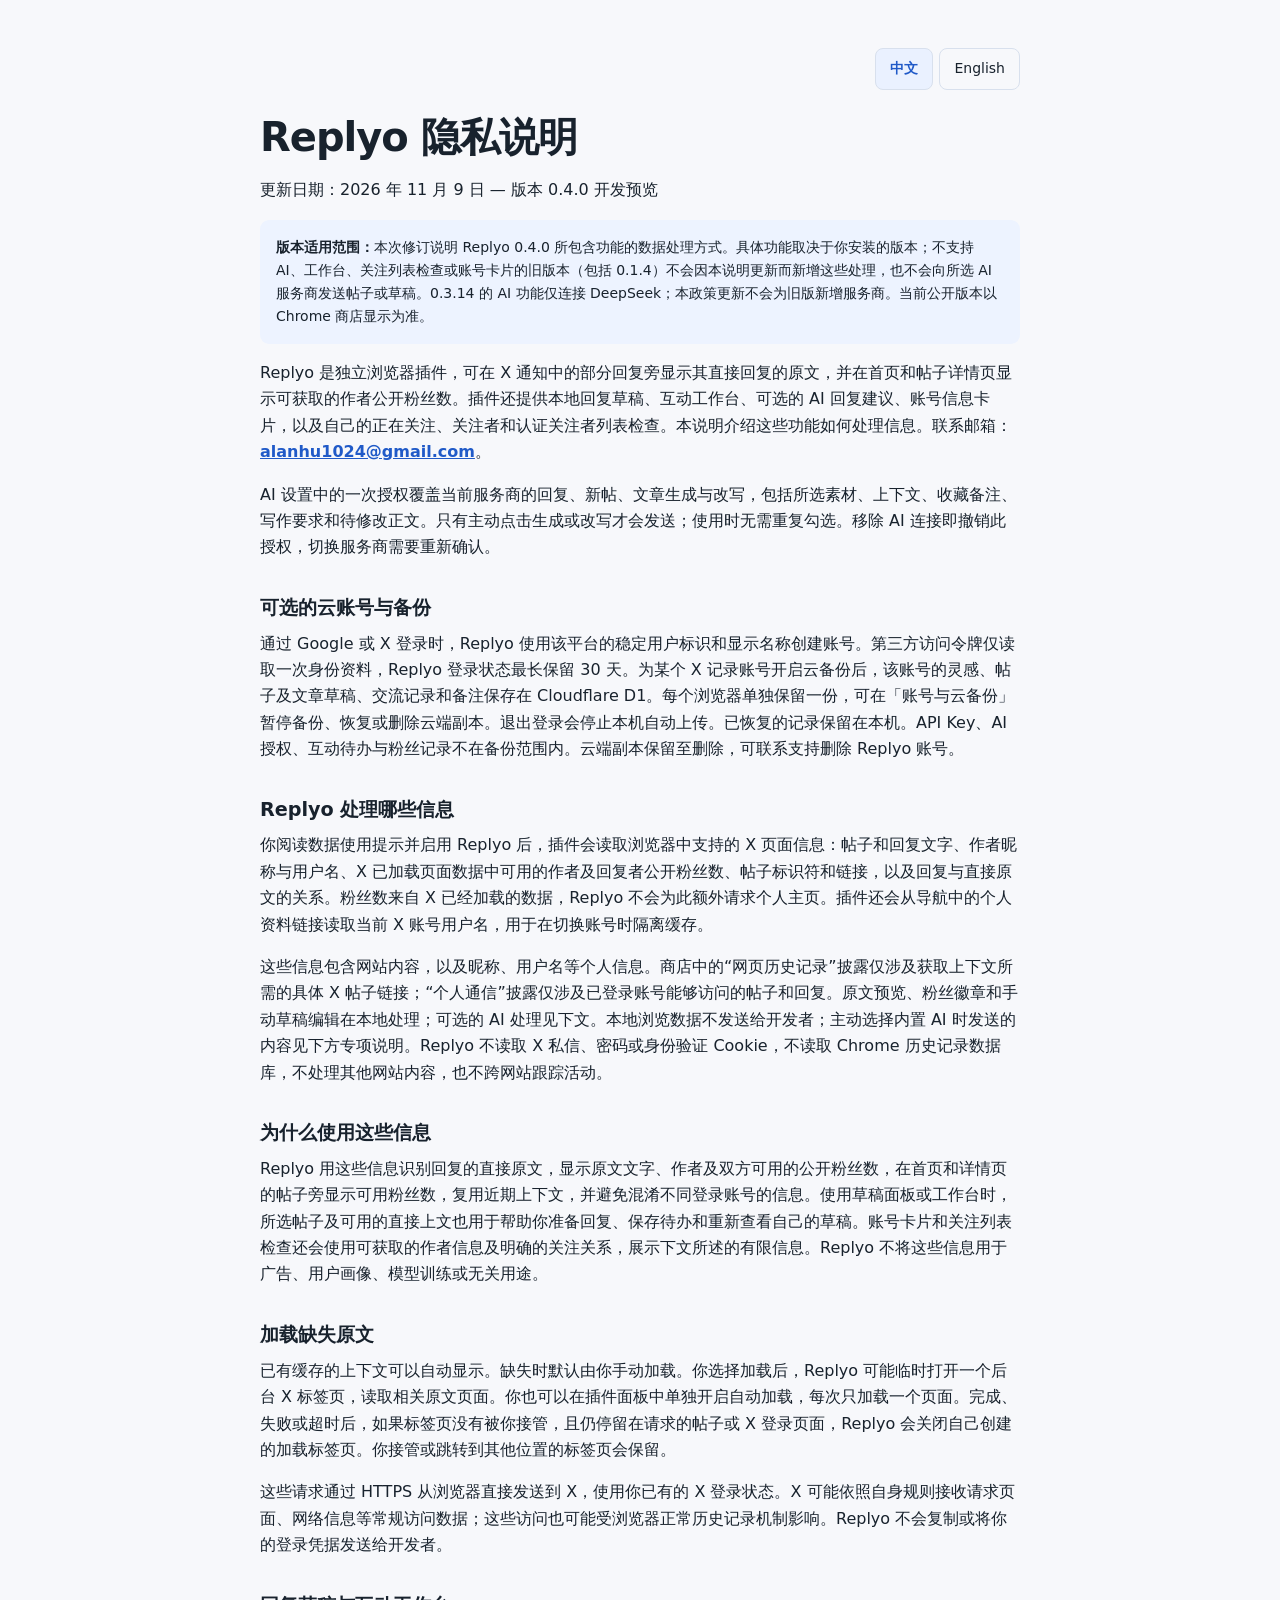
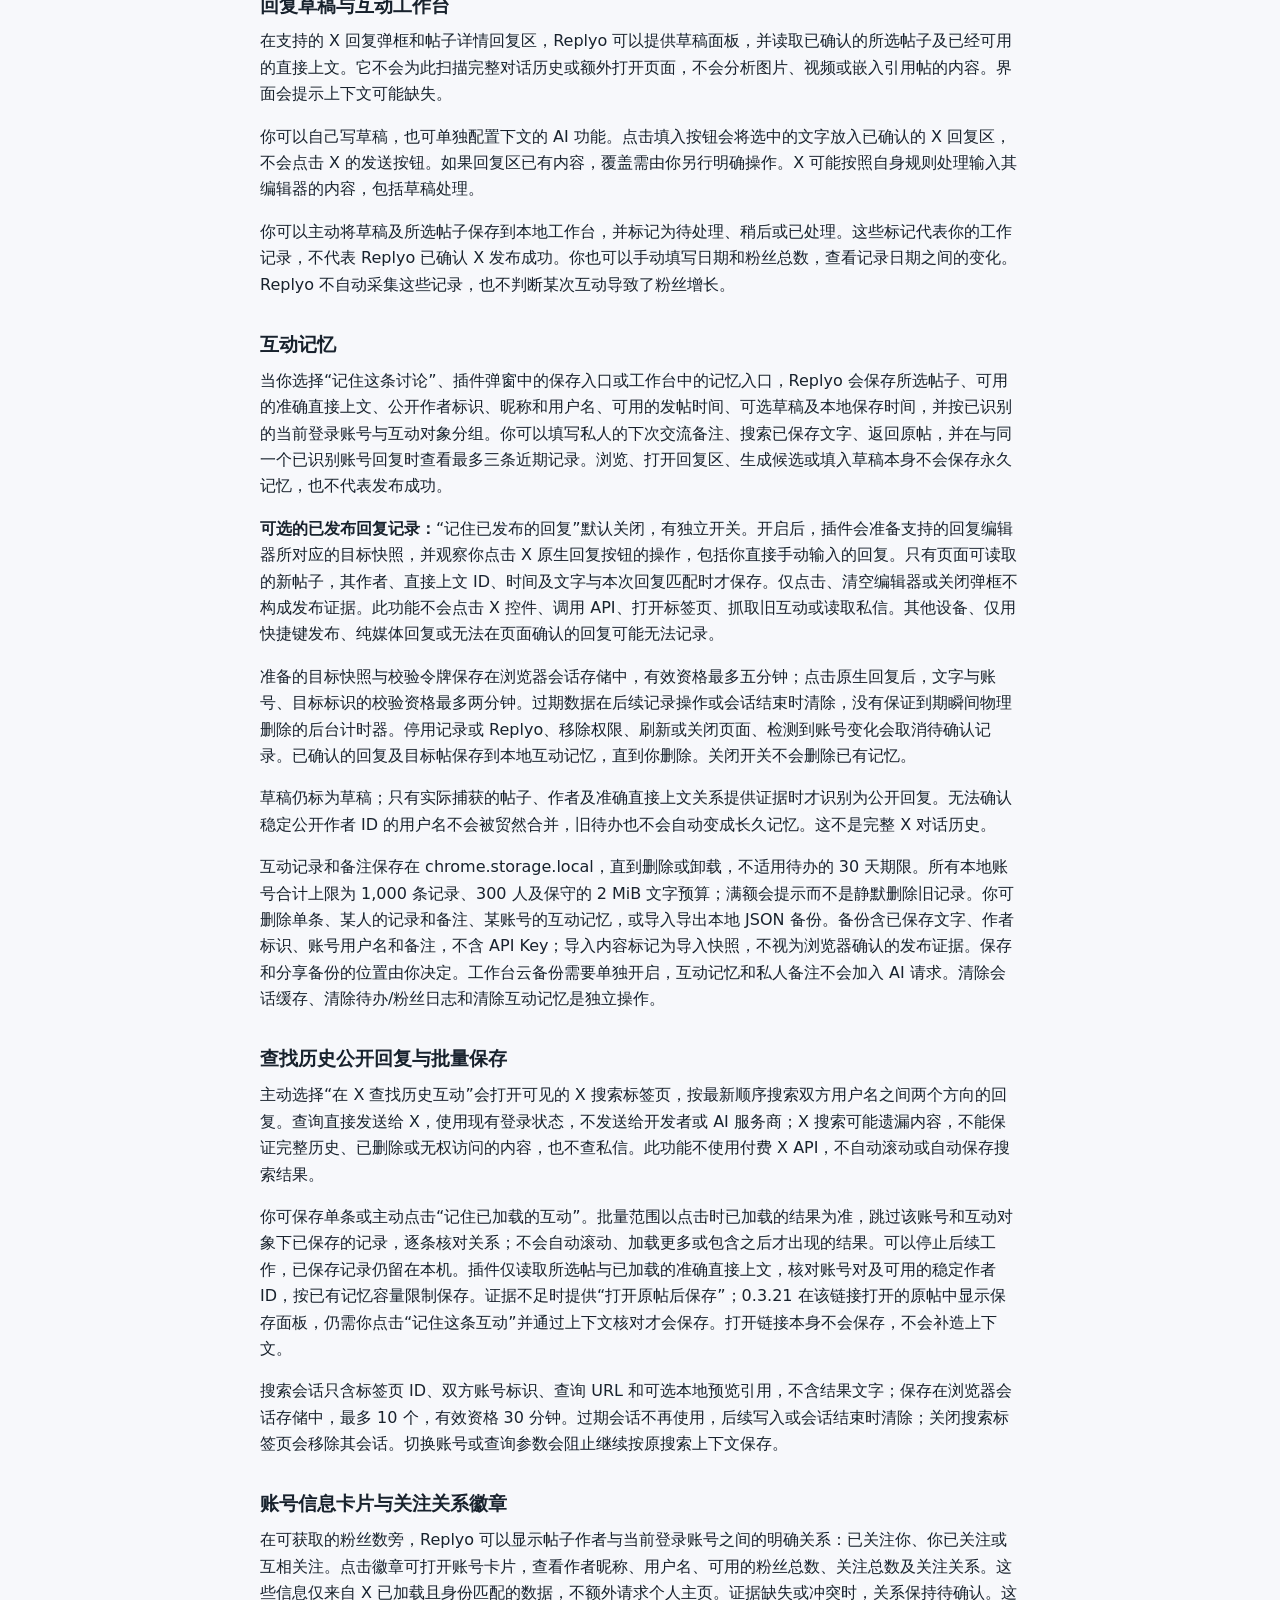
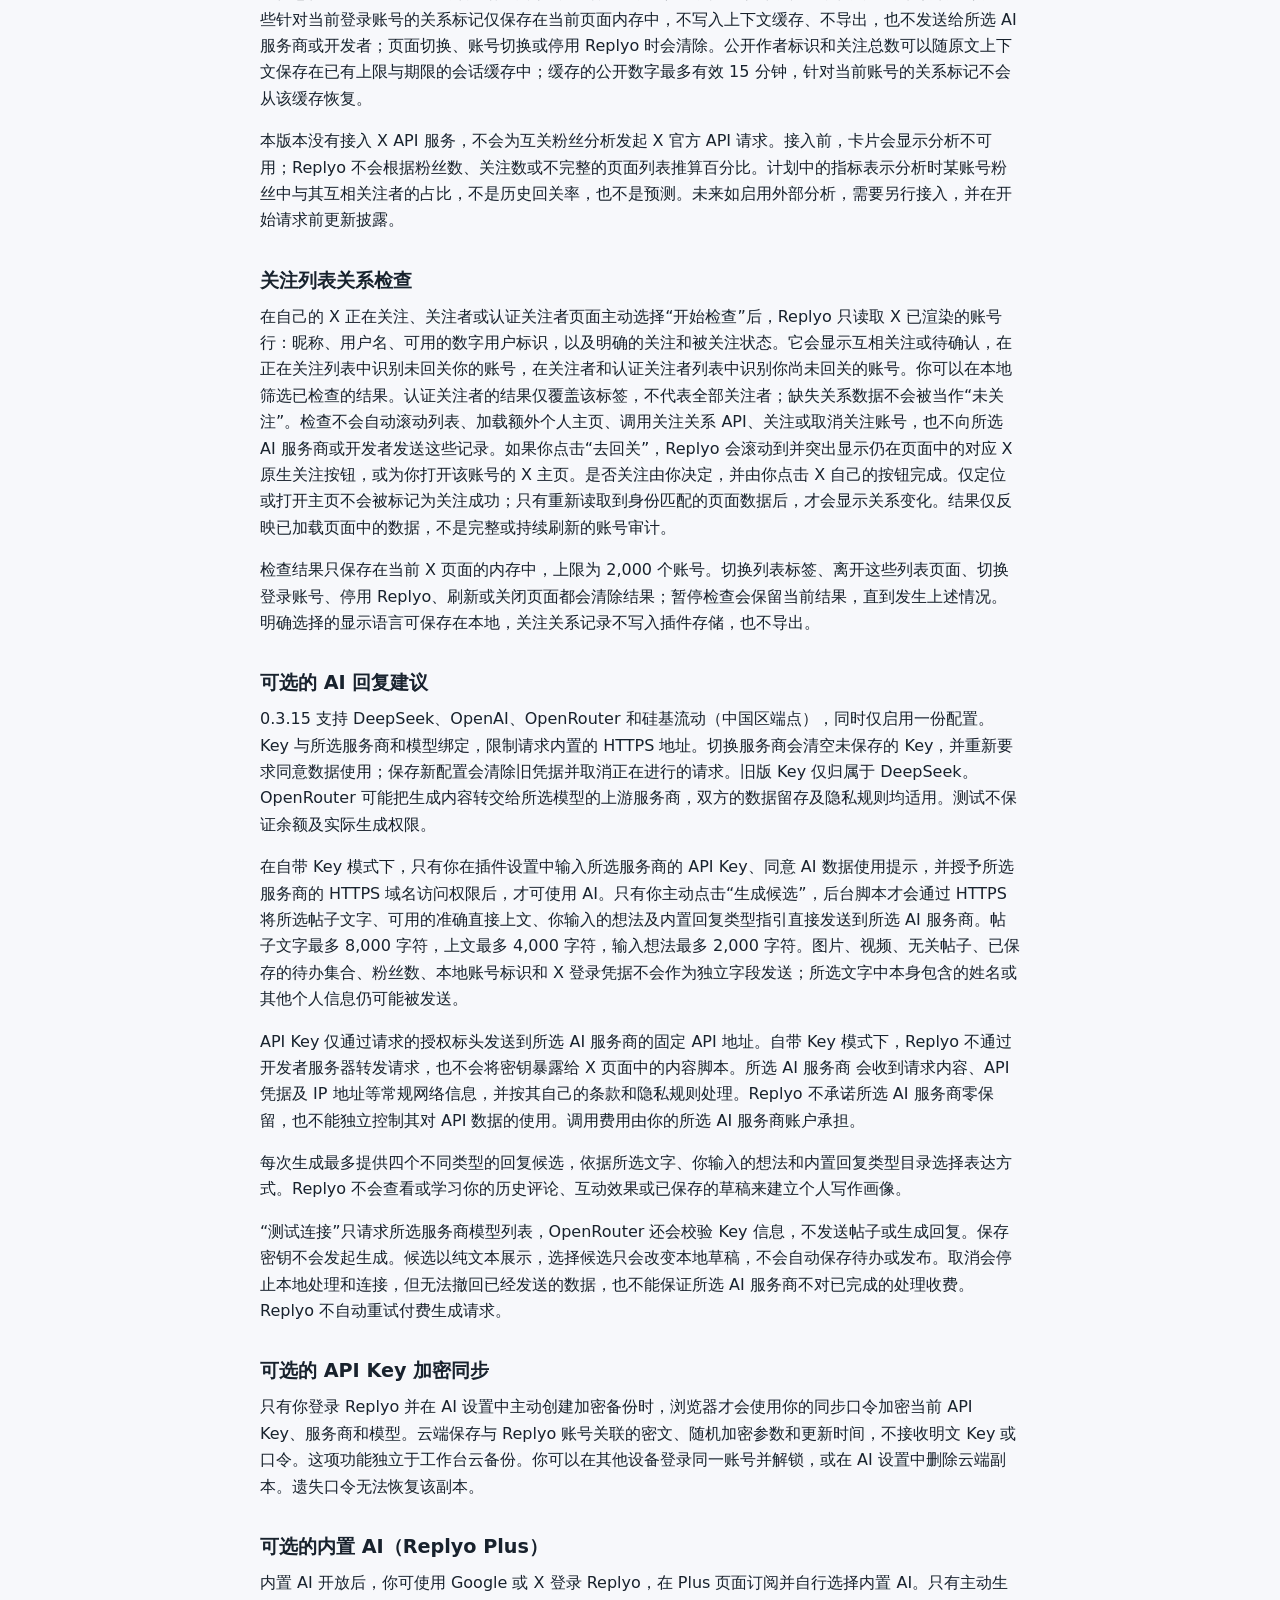
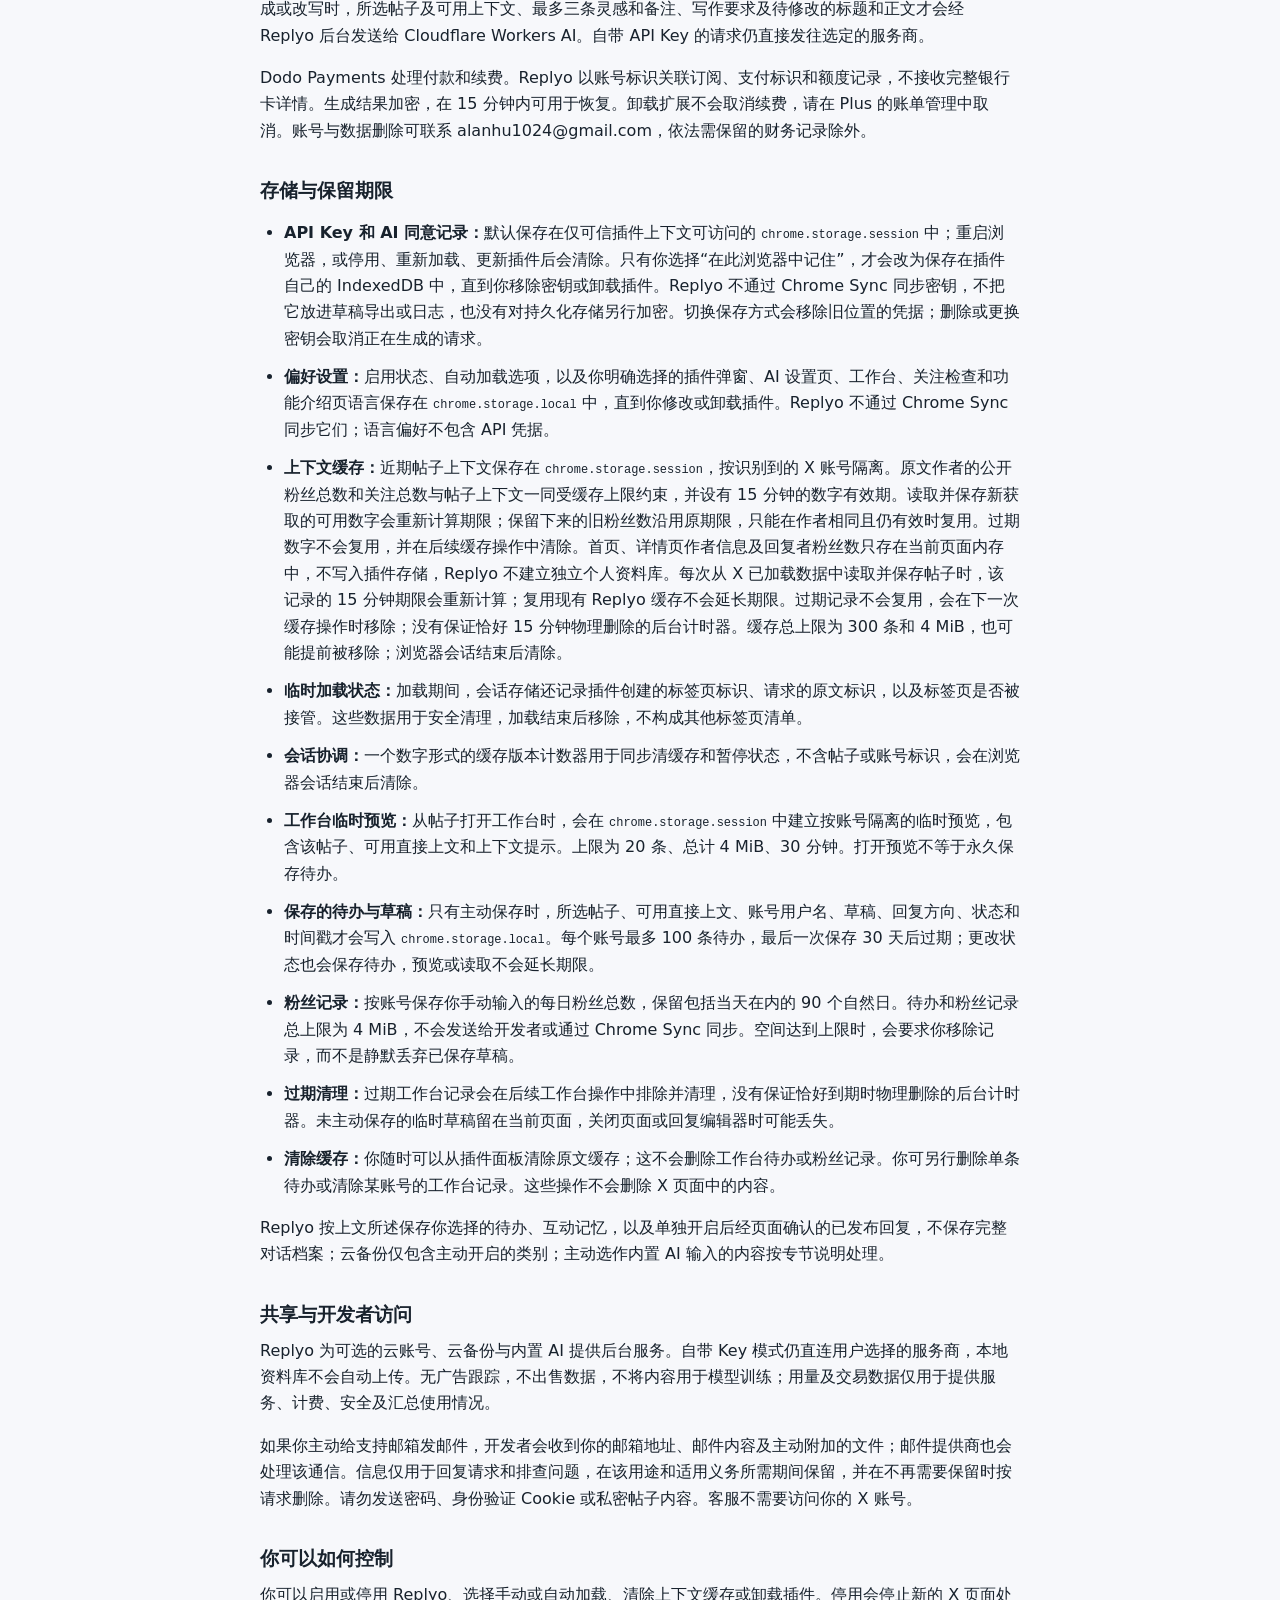
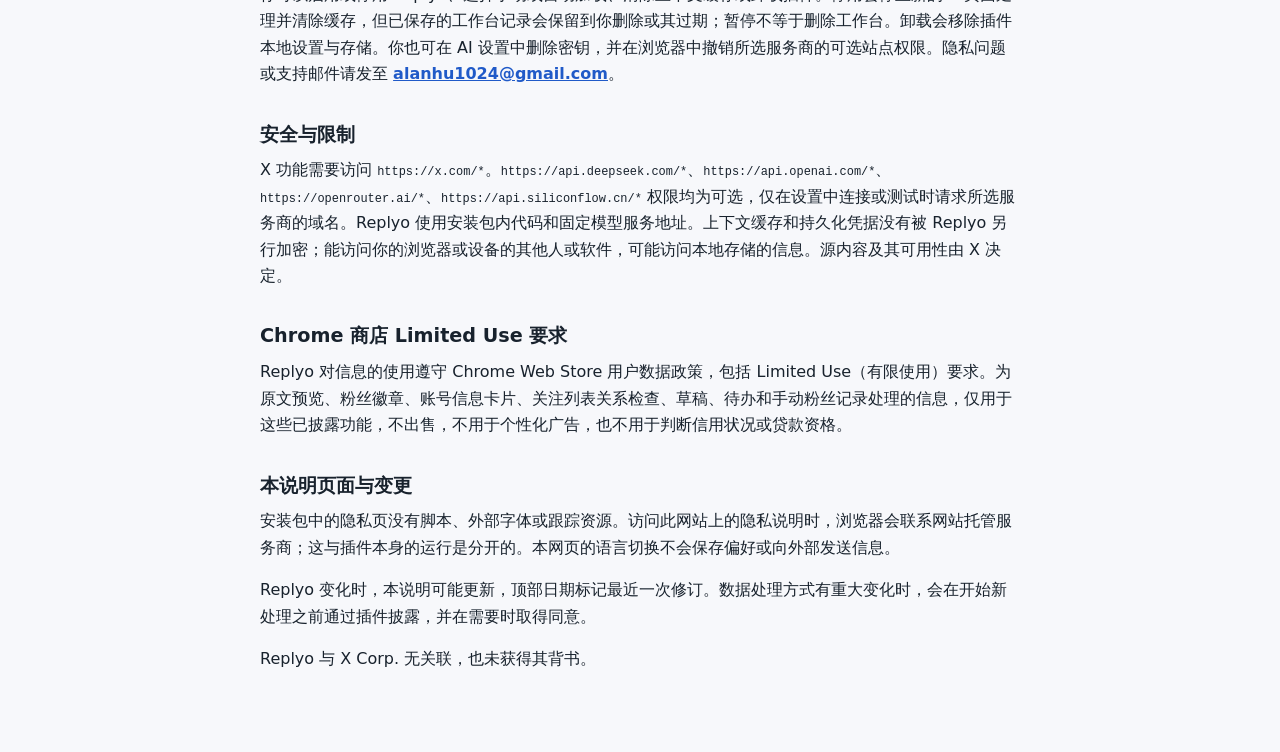
<file: privacy.html>
<!doctype html>
<html lang="zh-CN">
<head>
  <meta charset="utf-8">
  <meta name="viewport" content="width=device-width, initial-scale=1">
  <meta name="color-scheme" content="light dark">
  <meta name="description" content="Replyo 隐私说明 / Privacy Policy: X reply context, local interaction memory, drafts, account relationships and optional AI requests.">
  <title>Replyo 隐私说明 / Privacy Policy</title>
  <style>
    :root { color-scheme: light dark; font-family: system-ui, -apple-system, BlinkMacSystemFont, "Segoe UI", sans-serif; }
    body { margin: 0; background: light-dark(#f7f8fb, #11151b); color: light-dark(#18222d, #e5eaf1); line-height: 1.65; }
    main { max-width: 760px; margin: 0 auto; padding: 48px 24px 64px; }
    h1 { font-size: clamp(1.9rem, 5vw, 2.5rem); line-height: 1.18; letter-spacing: -0.025em; margin: 0 0 16px; }
    h2 { font-size: 1.2rem; line-height: 1.35; margin: 34px 0 10px; }
    p { margin: 0 0 16px; }
    li { margin-bottom: 12px; }
    ul { padding-left: 24px; }
    a { color: light-dark(#205ac8, #91b9ff); overflow-wrap: anywhere; }
    a:focus-visible { outline: 3px solid currentColor; outline-offset: 3px; }
    code { font-size: .92em; overflow-wrap: anywhere; }
    @media print { body { background: white; color: black; } main { max-width: none; padding: 0; } }

    .language-input { position: absolute; width: 1px; height: 1px; opacity: 0; }
    .language-switch { display: flex; justify-content: flex-end; gap: 6px; margin: 0 0 24px; }
    .language-switch label { display: inline-flex; align-items: center; justify-content: center; min-height: 40px; padding: 0 14px; border: 1px solid light-dark(#d8e0ed, #39485b); border-radius: 8px; cursor: pointer; font-size: 14px; }
    #lang-zh:checked ~ .language-switch label[for="lang-zh"], #lang-en:checked ~ .language-switch label[for="lang-en"] { background: light-dark(#eaf1ff, #223753); color: light-dark(#205ac8, #91b9ff); font-weight: 650; }
    #lang-zh:focus-visible ~ .language-switch label[for="lang-zh"], #lang-en:focus-visible ~ .language-switch label[for="lang-en"] { outline: 3px solid light-dark(#205ac8, #91b9ff); outline-offset: 3px; }
    .policy-en { display: none; }
    #lang-en:checked ~ .policy-en { display: block; }
    #lang-en:checked ~ .policy-zh { display: none; }
    .version-note { background: light-dark(#edf3ff, #1b2d45); border-radius: 9px; padding: 16px; font-size: 14px; }
  </style>
</head>
<body>
<main>
  <input class="language-input" type="radio" name="policy-language" id="lang-zh" checked>
  <input class="language-input" type="radio" name="policy-language" id="lang-en">
  <div class="language-switch" role="group" aria-label="语言 / Language">
    <label for="lang-zh" lang="zh-CN">中文</label>
    <label for="lang-en" lang="en">English</label>
  </div>
  <section class="policy-zh" lang="zh-CN">
<h1>Replyo 隐私说明</h1>
<p>更新日期：2026 年 11 月 9 日 — 版本 0.4.0 开发预览</p>
<p class="version-note"><strong>版本适用范围：</strong>本次修订说明 Replyo 0.4.0 所包含功能的数据处理方式。具体功能取决于你安装的版本；不支持 AI、工作台、关注列表检查或账号卡片的旧版本（包括 0.1.4）不会因本说明更新而新增这些处理，也不会向所选 AI 服务商发送帖子或草稿。0.3.14 的 AI 功能仅连接 DeepSeek；本政策更新不会为旧版新增服务商。当前公开版本以 Chrome 商店显示为准。</p>
<p>Replyo 是独立浏览器插件，可在 X 通知中的部分回复旁显示其直接回复的原文，并在首页和帖子详情页显示可获取的作者公开粉丝数。插件还提供本地回复草稿、互动工作台、可选的 AI 回复建议、账号信息卡片，以及自己的正在关注、关注者和认证关注者列表检查。本说明介绍这些功能如何处理信息。联系邮箱：<strong><a href="mailto:alanhu1024@gmail.com">alanhu1024@gmail.com</a></strong>。</p>
<p>AI 设置中的一次授权覆盖当前服务商的回复、新帖、文章生成与改写，包括所选素材、上下文、收藏备注、写作要求和待修改正文。只有主动点击生成或改写才会发送；使用时无需重复勾选。移除 AI 连接即撤销此授权，切换服务商需要重新确认。</p><h2>可选的云账号与备份</h2><p>通过 Google 或 X 登录时，Replyo 使用该平台的稳定用户标识和显示名称创建账号。第三方访问令牌仅读取一次身份资料，Replyo 登录状态最长保留 30 天。为某个 X 记录账号开启云备份后，该账号的灵感、帖子及文章草稿、交流记录和备注保存在 Cloudflare D1。每个浏览器单独保留一份，可在「账号与云备份」暂停备份、恢复或删除云端副本。退出登录会停止本机自动上传。已恢复的记录保留在本机。API Key、AI 授权、互动待办与粉丝记录不在备份范围内。云端副本保留至删除，可联系支持删除 Replyo 账号。</p>
<h2>Replyo 处理哪些信息</h2>
<p>你阅读数据使用提示并启用 Replyo 后，插件会读取浏览器中支持的 X 页面信息：帖子和回复文字、作者昵称与用户名、X 已加载页面数据中可用的作者及回复者公开粉丝数、帖子标识符和链接，以及回复与直接原文的关系。粉丝数来自 X 已经加载的数据，Replyo 不会为此额外请求个人主页。插件还会从导航中的个人资料链接读取当前 X 账号用户名，用于在切换账号时隔离缓存。</p>
<p>这些信息包含网站内容，以及昵称、用户名等个人信息。商店中的“网页历史记录”披露仅涉及获取上下文所需的具体 X 帖子链接；“个人通信”披露仅涉及已登录账号能够访问的帖子和回复。原文预览、粉丝徽章和手动草稿编辑在本地处理；可选的 AI 处理见下文。本地浏览数据不发送给开发者；主动选择内置 AI 时发送的内容见下方专项说明。Replyo 不读取 X 私信、密码或身份验证 Cookie，不读取 Chrome 历史记录数据库，不处理其他网站内容，也不跨网站跟踪活动。</p>
<h2>为什么使用这些信息</h2>
<p>Replyo 用这些信息识别回复的直接原文，显示原文文字、作者及双方可用的公开粉丝数，在首页和详情页的帖子旁显示可用粉丝数，复用近期上下文，并避免混淆不同登录账号的信息。使用草稿面板或工作台时，所选帖子及可用的直接上文也用于帮助你准备回复、保存待办和重新查看自己的草稿。账号卡片和关注列表检查还会使用可获取的作者信息及明确的关注关系，展示下文所述的有限信息。Replyo 不将这些信息用于广告、用户画像、模型训练或无关用途。</p>
<h2>加载缺失原文</h2>
<p>已有缓存的上下文可以自动显示。缺失时默认由你手动加载。你选择加载后，Replyo 可能临时打开一个后台 X 标签页，读取相关原文页面。你也可以在插件面板中单独开启自动加载，每次只加载一个页面。完成、失败或超时后，如果标签页没有被你接管，且仍停留在请求的帖子或 X 登录页面，Replyo 会关闭自己创建的加载标签页。你接管或跳转到其他位置的标签页会保留。</p>
<p>这些请求通过 HTTPS 从浏览器直接发送到 X，使用你已有的 X 登录状态。X 可能依照自身规则接收请求页面、网络信息等常规访问数据；这些访问也可能受浏览器正常历史记录机制影响。Replyo 不会复制或将你的登录凭据发送给开发者。</p>
<h2>回复草稿与互动工作台</h2>
<p>在支持的 X 回复弹框和帖子详情回复区，Replyo 可以提供草稿面板，并读取已确认的所选帖子及已经可用的直接上文。它不会为此扫描完整对话历史或额外打开页面，不会分析图片、视频或嵌入引用帖的内容。界面会提示上下文可能缺失。</p>
<p>你可以自己写草稿，也可单独配置下文的 AI 功能。点击填入按钮会将选中的文字放入已确认的 X 回复区，不会点击 X 的发送按钮。如果回复区已有内容，覆盖需由你另行明确操作。X 可能按照自身规则处理输入其编辑器的内容，包括草稿处理。</p>
<p>你可以主动将草稿及所选帖子保存到本地工作台，并标记为待处理、稍后或已处理。这些标记代表你的工作记录，不代表 Replyo 已确认 X 发布成功。你也可以手动填写日期和粉丝总数，查看记录日期之间的变化。Replyo 不自动采集这些记录，也不判断某次互动导致了粉丝增长。</p>
<h2>互动记忆</h2>
<p>当你选择“记住这条讨论”、插件弹窗中的保存入口或工作台中的记忆入口，Replyo 会保存所选帖子、可用的准确直接上文、公开作者标识、昵称和用户名、可用的发帖时间、可选草稿及本地保存时间，并按已识别的当前登录账号与互动对象分组。你可以填写私人的下次交流备注、搜索已保存文字、返回原帖，并在与同一个已识别账号回复时查看最多三条近期记录。浏览、打开回复区、生成候选或填入草稿本身不会保存永久记忆，也不代表发布成功。</p>
<p><strong>可选的已发布回复记录：</strong>“记住已发布的回复”默认关闭，有独立开关。开启后，插件会准备支持的回复编辑器所对应的目标快照，并观察你点击 X 原生回复按钮的操作，包括你直接手动输入的回复。只有页面可读取的新帖子，其作者、直接上文 ID、时间及文字与本次回复匹配时才保存。仅点击、清空编辑器或关闭弹框不构成发布证据。此功能不会点击 X 控件、调用 API、打开标签页、抓取旧互动或读取私信。其他设备、仅用快捷键发布、纯媒体回复或无法在页面确认的回复可能无法记录。</p>
<p>准备的目标快照与校验令牌保存在浏览器会话存储中，有效资格最多五分钟；点击原生回复后，文字与账号、目标标识的校验资格最多两分钟。过期数据在后续记录操作或会话结束时清除，没有保证到期瞬间物理删除的后台计时器。停用记录或 Replyo、移除权限、刷新或关闭页面、检测到账号变化会取消待确认记录。已确认的回复及目标帖保存到本地互动记忆，直到你删除。关闭开关不会删除已有记忆。</p>
<p>草稿仍标为草稿；只有实际捕获的帖子、作者及准确直接上文关系提供证据时才识别为公开回复。无法确认稳定公开作者 ID 的用户名不会被贸然合并，旧待办也不会自动变成长久记忆。这不是完整 X 对话历史。</p>
<p>互动记录和备注保存在 chrome.storage.local，直到删除或卸载，不适用待办的 30 天期限。所有本地账号合计上限为 1,000 条记录、300 人及保守的 2 MiB 文字预算；满额会提示而不是静默删除旧记录。你可删除单条、某人的记录和备注、某账号的互动记忆，或导入导出本地 JSON 备份。备份含已保存文字、作者标识、账号用户名和备注，不含 API Key；导入内容标记为导入快照，不视为浏览器确认的发布证据。保存和分享备份的位置由你决定。工作台云备份需要单独开启，互动记忆和私人备注不会加入 AI 请求。清除会话缓存、清除待办/粉丝日志和清除互动记忆是独立操作。</p>
<h2>查找历史公开回复与批量保存</h2>
<p>主动选择“在 X 查找历史互动”会打开可见的 X 搜索标签页，按最新顺序搜索双方用户名之间两个方向的回复。查询直接发送给 X，使用现有登录状态，不发送给开发者或 AI 服务商；X 搜索可能遗漏内容，不能保证完整历史、已删除或无权访问的内容，也不查私信。此功能不使用付费 X API，不自动滚动或自动保存搜索结果。</p>
<p>你可保存单条或主动点击“记住已加载的互动”。批量范围以点击时已加载的结果为准，跳过该账号和互动对象下已保存的记录，逐条核对关系；不会自动滚动、加载更多或包含之后才出现的结果。可以停止后续工作，已保存记录仍留在本机。插件仅读取所选帖与已加载的准确直接上文，核对账号对及可用的稳定作者 ID，按已有记忆容量限制保存。证据不足时提供“打开原帖后保存”；0.3.21 在该链接打开的原帖中显示保存面板，仍需你点击“记住这条互动”并通过上下文核对才会保存。打开链接本身不会保存，不会补造上下文。</p>
<p>搜索会话只含标签页 ID、双方账号标识、查询 URL 和可选本地预览引用，不含结果文字；保存在浏览器会话存储中，最多 10 个，有效资格 30 分钟。过期会话不再使用，后续写入或会话结束时清除；关闭搜索标签页会移除其会话。切换账号或查询参数会阻止继续按原搜索上下文保存。</p>
<h2>账号信息卡片与关注关系徽章</h2>
<p>在可获取的粉丝数旁，Replyo 可以显示帖子作者与当前登录账号之间的明确关系：已关注你、你已关注或互相关注。点击徽章可打开账号卡片，查看作者昵称、用户名、可用的粉丝总数、关注总数及关注关系。这些信息仅来自 X 已加载且身份匹配的数据，不额外请求个人主页。证据缺失或冲突时，关系保持待确认。这些针对当前登录账号的关系标记仅保存在当前页面内存中，不写入上下文缓存、不导出，也不发送给所选 AI 服务商或开发者；页面切换、账号切换或停用 Replyo 时会清除。公开作者标识和关注总数可以随原文上下文保存在已有上限与期限的会话缓存中；缓存的公开数字最多有效 15 分钟，针对当前账号的关系标记不会从该缓存恢复。</p>
<p>本版本没有接入 X API 服务，不会为互关粉丝分析发起 X 官方 API 请求。接入前，卡片会显示分析不可用；Replyo 不会根据粉丝数、关注数或不完整的页面列表推算百分比。计划中的指标表示分析时某账号粉丝中与其互相关注者的占比，不是历史回关率，也不是预测。未来如启用外部分析，需要另行接入，并在开始请求前更新披露。</p>
<h2>关注列表关系检查</h2>
<p>在自己的 X 正在关注、关注者或认证关注者页面主动选择“开始检查”后，Replyo 只读取 X 已渲染的账号行：昵称、用户名、可用的数字用户标识，以及明确的关注和被关注状态。它会显示互相关注或待确认，在正在关注列表中识别未回关你的账号，在关注者和认证关注者列表中识别你尚未回关的账号。你可以在本地筛选已检查的结果。认证关注者的结果仅覆盖该标签，不代表全部关注者；缺失关系数据不会被当作“未关注”。检查不会自动滚动列表、加载额外个人主页、调用关注关系 API、关注或取消关注账号，也不向所选 AI 服务商或开发者发送这些记录。如果你点击“去回关”，Replyo 会滚动到并突出显示仍在页面中的对应 X 原生关注按钮，或为你打开该账号的 X 主页。是否关注由你决定，并由你点击 X 自己的按钮完成。仅定位或打开主页不会被标记为关注成功；只有重新读取到身份匹配的页面数据后，才会显示关系变化。结果仅反映已加载页面中的数据，不是完整或持续刷新的账号审计。</p>
<p>检查结果只保存在当前 X 页面的内存中，上限为 2,000 个账号。切换列表标签、离开这些列表页面、切换登录账号、停用 Replyo、刷新或关闭页面都会清除结果；暂停检查会保留当前结果，直到发生上述情况。明确选择的显示语言可保存在本地，关注关系记录不写入插件存储，也不导出。</p>
<h2>可选的 AI 回复建议</h2><p>0.3.15 支持 DeepSeek、OpenAI、OpenRouter 和硅基流动（中国区端点），同时仅启用一份配置。Key 与所选服务商和模型绑定，限制请求内置的 HTTPS 地址。切换服务商会清空未保存的 Key，并重新要求同意数据使用；保存新配置会清除旧凭据并取消正在进行的请求。旧版 Key 仅归属于 DeepSeek。OpenRouter 可能把生成内容转交给所选模型的上游服务商，双方的数据留存及隐私规则均适用。测试不保证余额及实际生成权限。</p>
<p>在自带 Key 模式下，只有你在插件设置中输入所选服务商的 API Key、同意 AI 数据使用提示，并授予所选服务商的 HTTPS 域名访问权限后，才可使用 AI。只有你主动点击“生成候选”，后台脚本才会通过 HTTPS 将所选帖子文字、可用的准确直接上文、你输入的想法及内置回复类型指引直接发送到所选 AI 服务商。帖子文字最多 8,000 字符，上文最多 4,000 字符，输入想法最多 2,000 字符。图片、视频、无关帖子、已保存的待办集合、粉丝数、本地账号标识和 X 登录凭据不会作为独立字段发送；所选文字中本身包含的姓名或其他个人信息仍可能被发送。</p>
<p>API Key 仅通过请求的授权标头发送到所选 AI 服务商的固定 API 地址。自带 Key 模式下，Replyo 不通过开发者服务器转发请求，也不会将密钥暴露给 X 页面中的内容脚本。所选 AI 服务商 会收到请求内容、API 凭据及 IP 地址等常规网络信息，并按其自己的条款和隐私规则处理。Replyo 不承诺所选 AI 服务商零保留，也不能独立控制其对 API 数据的使用。调用费用由你的所选 AI 服务商账户承担。</p>
<p>每次生成最多提供四个不同类型的回复候选，依据所选文字、你输入的想法和内置回复类型目录选择表达方式。Replyo 不会查看或学习你的历史评论、互动效果或已保存的草稿来建立个人写作画像。</p>
<p>“测试连接”只请求所选服务商模型列表，OpenRouter 还会校验 Key 信息，不发送帖子或生成回复。保存密钥不会发起生成。候选以纯文本展示，选择候选只会改变本地草稿，不会自动保存待办或发布。取消会停止本地处理和连接，但无法撤回已经发送的数据，也不能保证所选 AI 服务商不对已完成的处理收费。Replyo 不自动重试付费生成请求。</p>
<h2>可选的 API Key 加密同步</h2>
<p>只有你登录 Replyo 并在 AI 设置中主动创建加密备份时，浏览器才会使用你的同步口令加密当前 API Key、服务商和模型。云端保存与 Replyo 账号关联的密文、随机加密参数和更新时间，不接收明文 Key 或口令。这项功能独立于工作台云备份。你可以在其他设备登录同一账号并解锁，或在 AI 设置中删除云端副本。遗失口令无法恢复该副本。</p>
<h2>可选的内置 AI（Replyo Plus）</h2>
<p>内置 AI 开放后，你可使用 Google 或 X 登录 Replyo，在 Plus 页面订阅并自行选择内置 AI。只有主动生成或改写时，所选帖子及可用上下文、最多三条灵感和备注、写作要求及待修改的标题和正文才会经 Replyo 后台发送给 Cloudflare Workers AI。自带 API Key 的请求仍直接发往选定的服务商。</p>
<p>Dodo Payments 处理付款和续费。Replyo 以账号标识关联订阅、支付标识和额度记录，不接收完整银行卡详情。生成结果加密，在 15 分钟内可用于恢复。卸载扩展不会取消续费，请在 Plus 的账单管理中取消。账号与数据删除可联系 alanhu1024@gmail.com，依法需保留的财务记录除外。</p>
<h2>存储与保留期限</h2>
<ul>
<li><strong>API Key 和 AI 同意记录：</strong>默认保存在仅可信插件上下文可访问的 <code>chrome.storage.session</code> 中；重启浏览器，或停用、重新加载、更新插件后会清除。只有你选择“在此浏览器中记住”，才会改为保存在插件自己的 IndexedDB 中，直到你移除密钥或卸载插件。Replyo 不通过 Chrome Sync 同步密钥，不把它放进草稿导出或日志，也没有对持久化存储另行加密。切换保存方式会移除旧位置的凭据；删除或更换密钥会取消正在生成的请求。</li>
<li><strong>偏好设置：</strong>启用状态、自动加载选项，以及你明确选择的插件弹窗、AI 设置页、工作台、关注检查和功能介绍页语言保存在 <code>chrome.storage.local</code> 中，直到你修改或卸载插件。Replyo 不通过 Chrome Sync 同步它们；语言偏好不包含 API 凭据。</li>
<li><strong>上下文缓存：</strong>近期帖子上下文保存在 <code>chrome.storage.session</code>，按识别到的 X 账号隔离。原文作者的公开粉丝总数和关注总数与帖子上下文一同受缓存上限约束，并设有 15 分钟的数字有效期。读取并保存新获取的可用数字会重新计算期限；保留下来的旧粉丝数沿用原期限，只能在作者相同且仍有效时复用。过期数字不会复用，并在后续缓存操作中清除。首页、详情页作者信息及回复者粉丝数只存在当前页面内存中，不写入插件存储，Replyo 不建立独立个人资料库。每次从 X 已加载数据中读取并保存帖子时，该记录的 15 分钟期限会重新计算；复用现有 Replyo 缓存不会延长期限。过期记录不会复用，会在下一次缓存操作时移除；没有保证恰好 15 分钟物理删除的后台计时器。缓存总上限为 300 条和 4 MiB，也可能提前被移除；浏览器会话结束后清除。</li>
<li><strong>临时加载状态：</strong>加载期间，会话存储还记录插件创建的标签页标识、请求的原文标识，以及标签页是否被接管。这些数据用于安全清理，加载结束后移除，不构成其他标签页清单。</li>
<li><strong>会话协调：</strong>一个数字形式的缓存版本计数器用于同步清缓存和暂停状态，不含帖子或账号标识，会在浏览器会话结束后清除。</li>
<li><strong>工作台临时预览：</strong>从帖子打开工作台时，会在 <code>chrome.storage.session</code> 中建立按账号隔离的临时预览，包含该帖子、可用直接上文和上下文提示。上限为 20 条、总计 4 MiB、30 分钟。打开预览不等于永久保存待办。</li>
<li><strong>保存的待办与草稿：</strong>只有主动保存时，所选帖子、可用直接上文、账号用户名、草稿、回复方向、状态和时间戳才会写入 <code>chrome.storage.local</code>。每个账号最多 100 条待办，最后一次保存 30 天后过期；更改状态也会保存待办，预览或读取不会延长期限。</li>
<li><strong>粉丝记录：</strong>按账号保存你手动输入的每日粉丝总数，保留包括当天在内的 90 个自然日。待办和粉丝记录总上限为 4 MiB，不会发送给开发者或通过 Chrome Sync 同步。空间达到上限时，会要求你移除记录，而不是静默丢弃已保存草稿。</li>
<li><strong>过期清理：</strong>过期工作台记录会在后续工作台操作中排除并清理，没有保证恰好到期时物理删除的后台计时器。未主动保存的临时草稿留在当前页面，关闭页面或回复编辑器时可能丢失。</li>
<li><strong>清除缓存：</strong>你随时可以从插件面板清除原文缓存；这不会删除工作台待办或粉丝记录。你可另行删除单条待办或清除某账号的工作台记录。这些操作不会删除 X 页面中的内容。</li>
</ul>
<p>Replyo 按上文所述保存你选择的待办、互动记忆，以及单独开启后经页面确认的已发布回复，不保存完整对话档案；云备份仅包含主动开启的类别；主动选作内置 AI 输入的内容按专节说明处理。</p>
<h2>共享与开发者访问</h2>
<p>Replyo 为可选的云账号、云备份与内置 AI 提供后台服务。自带 Key 模式仍直连用户选择的服务商，本地资料库不会自动上传。无广告跟踪，不出售数据，不将内容用于模型训练；用量及交易数据仅用于提供服务、计费、安全及汇总使用情况。</p>
<p>如果你主动给支持邮箱发邮件，开发者会收到你的邮箱地址、邮件内容及主动附加的文件；邮件提供商也会处理该通信。信息仅用于回复请求和排查问题，在该用途和适用义务所需期间保留，并在不再需要保留时按请求删除。请勿发送密码、身份验证 Cookie 或私密帖子内容。客服不需要访问你的 X 账号。</p>
<h2>你可以如何控制</h2>
<p>你可以启用或停用 Replyo、选择手动或自动加载、清除上下文缓存或卸载插件。停用会停止新的 X 页面处理并清除缓存，但已保存的工作台记录会保留到你删除或其过期；暂停不等于删除工作台。卸载会移除插件本地设置与存储。你也可在 AI 设置中删除密钥，并在浏览器中撤销所选服务商的可选站点权限。隐私问题或支持邮件请发至 <strong><a href="mailto:alanhu1024@gmail.com">alanhu1024@gmail.com</a></strong>。</p>
<h2>安全与限制</h2>
<p>X 功能需要访问 <code>https://x.com/*</code>。<code>https://api.deepseek.com/*</code>、<code>https://api.openai.com/*</code>、<code>https://openrouter.ai/*</code>、<code>https://api.siliconflow.cn/*</code> 权限均为可选，仅在设置中连接或测试时请求所选服务商的域名。Replyo 使用安装包内代码和固定模型服务地址。上下文缓存和持久化凭据没有被 Replyo 另行加密；能访问你的浏览器或设备的其他人或软件，可能访问本地存储的信息。源内容及其可用性由 X 决定。</p>
<h2>Chrome 商店 Limited Use 要求</h2>
<p>Replyo 对信息的使用遵守 Chrome Web Store 用户数据政策，包括 Limited Use（有限使用）要求。为原文预览、粉丝徽章、账号信息卡片、关注列表关系检查、草稿、待办和手动粉丝记录处理的信息，仅用于这些已披露功能，不出售，不用于个性化广告，也不用于判断信用状况或贷款资格。</p>
<h2>本说明页面与变更</h2>
<p>安装包中的隐私页没有脚本、外部字体或跟踪资源。访问此网站上的隐私说明时，浏览器会联系网站托管服务商；这与插件本身的运行是分开的。本网页的语言切换不会保存偏好或向外部发送信息。</p>
<p>Replyo 变化时，本说明可能更新，顶部日期标记最近一次修订。数据处理方式有重大变化时，会在开始新处理之前通过插件披露，并在需要时取得同意。</p>
<p>Replyo 与 X Corp. 无关联，也未获得其背书。</p>
  </section>
  <section class="policy-en" lang="en">
<h1>Replyo Privacy Policy</h1>
<p>Last updated: October 31, 2026 — version 0.3.21</p>
<p class="version-note"><strong>Version scope:</strong> This revision describes the features included in Replyo 0.3.21. Feature availability depends on the installed version. Older versions without AI, workspace, Following-check or account-card features, including 0.1.4, do not gain those processing activities from this policy update and do not send posts or drafts to AI providers. The Chrome Web Store listing identifies the currently published version.</p>
<p>Replyo is an independent browser extension that shows the directly replied-to post beside supported replies in X notifications, and available author follower counts on the X Home timeline and post detail pages. It also provides a local reply-draft panel, an interaction workspace, optional AI-provider reply suggestions, account information cards and checks of your own Following, Followers and Verified Followers lists. This policy explains how Replyo handles information. Contact: <strong><a href="mailto:alanhu1024@gmail.com">alanhu1024@gmail.com</a></strong>.</p>
<p>Consent in AI settings covers replies, posts, articles and rewrites for the selected provider, including selected sources, context, collection notes, writing instructions and text being edited. Content is sent only on explicit generation or rewriting, without repeated checkboxes. Removing the AI connection revokes consent; switching providers requires confirmation.</p><h2>Optional cloud accounts and backups</h2><p>Google or X sign-in creates a Replyo account using the provider’s stable user ID and display name. Provider access tokens are used to read the profile and then discarded. A Replyo session lasts up to 30 days. If you enable cloud backup for an X record account, Replyo stores its inspirations, post and article drafts, conversation records and notes in Cloudflare D1. Each browser has its own backup. You can pause backups, restore a copy or delete a cloud copy under Account & cloud backups. Signing out stops automatic uploads. Restored records remain on the device. API keys, AI consent, tasks and follower logs are excluded. Cloud copies remain until deleted. Contact support to delete your Replyo account.</p>
<h2>What Replyo processes</h2>
<p>After you review the data-use notice and enable Replyo, it reads information from supported X pages in your browser: post and reply text, author display names and usernames, public follower counts of post authors and repliers when available in X&#x27;s loaded page data, post identifiers and links, and the relationship between a reply and its direct parent. Follower counts come from data X has already loaded for the page; Replyo makes no additional profile requests to obtain them. It also reads the current X account handle from the navigation profile link to keep context caches separate when accounts change.</p>
<p>This includes website content and personal information such as names and usernames. For the extension&#x27;s context feature, the Web history disclosure covers only the specific X post links needed for context, and the Personal communications disclosure covers only posts and replies the signed-in X account can access. Context previews, follower badges and manual draft editing are processed locally. Optional AI-provider processing is described separately below. Local browsing is processed on-device; optional cloud backups and selected built-in AI inputs are described separately. Replyo does not read X direct messages, your password, or authentication cookies. It does not read Chrome&#x27;s history database, process content from other websites, or track activity across them.</p>
<h2>Why it uses this information</h2>
<p>Replyo uses this information only to identify a reply&#x27;s direct parent, display its text and author together with available public follower counts for the original author and replier, show available author follower counts beside displayed posts on Home and post detail pages, reuse recent context, and avoid mixing information between signed-in accounts. When you use the draft panel or workspace, it also uses the selected post and its available direct-parent text to help you write a reply, save a task, and revisit your own drafts. Account cards and Following checks use the available author data and explicit relationship states to show the limited information described below. It does not use this information for advertising, profiling, AI training, or unrelated purposes.</p>
<h2>Loading missing context</h2>
<p>Previously cached context can be displayed automatically. If context is missing, manual loading is the default. When you choose to load it, Replyo may open a temporary inactive X tab to read the relevant parent page. You can separately enable automatic loading in the popup. It loads one page at a time. It closes its own loading tab after completion, failure, or timeout if you have not taken it over and it is still on the requested post page or has been redirected to an X sign-in page. Tabs you take over or navigate elsewhere are kept open.</p>
<p>These page requests go directly from your browser to X over HTTPS using your existing X session. X may receive normal website request information, such as the requested page and network information, under its own practices. Normal browser history behavior may also apply to these visits. Replyo does not copy or send your login credentials to the developer.</p>
<h2>Reply drafts and the interaction workspace</h2>
<p>On supported X reply dialogs and post-detail reply editors, Replyo provides a draft panel for the selected post. It reads only the identified post and its directly related parent if already available. It does not scan your full conversation history or open extra pages for this panel. Media contents and embedded quoted posts are not analyzed. Missing context is identified in the interface.</p>
<p>You can write drafts yourself or separately configure the optional AI-provider feature described below. Clicking the insert control puts the chosen text in the identified X reply editor; it does not click X&#x27;s send button. If that editor already has text, replacing it requires a separate explicit action. X may process content entered into its editor under its own practices, including its draft handling.</p>
<p>You can choose to save a draft with its selected post to the local workspace and mark it as to-do, later, or done. These labels describe your own workflow, not confirmed X publishing events. You can also manually enter a date and follower count to track change between your recorded dates. Replyo does not collect these records automatically or claim that an interaction caused follower growth.</p>
<h2>Interaction memory (version 0.3.19)</h2>
<p>When you choose Remember discussion, Remember this discussion in the popup, or Add to interaction memory in the workspace, Replyo saves the selected post, its available exact parent, public author identifiers, names and handles, available post timestamps, your optional draft, and local saving timestamps. It groups these records by the identified signed-in account and counterpart. You can write a private next-time note, search your saved text, revisit the source post, and view up to three recent records when replying to the same identified person. These records are saved manually or through the optional published-reply recording described below; they are not your complete X history. Browsing, opening a reply editor, generating candidates, or inserting a draft does not itself save a permanent memory or confirm publication.</p>
<p><strong>Optional automatic recording:</strong> Remember published replies is off by default and has its own switch in the Replyo popup. After you enable it, Replyo prepares the identified target of a supported reply editor and observes your clicks on X’s native Reply button, including text you type directly into X. It saves a reply only when a newly published post can be read from that page and its author, direct-parent identifier, timestamp and text match the submitted reply. Clicking, clearing an editor, closing a dialog, generating suggestions or inserting text alone is not publication evidence. This feature does not click X controls, make API requests, open tabs, fetch older interactions or collect direct messages. Replies from other devices, keyboard-only submissions, media-only replies and replies that cannot be confirmed on the page may be missing.</p>
<p>Prepared target snapshots and verification tokens are kept in browser session storage for at most five minutes of eligibility. After a native submit click, the submitted text and account/target identifiers are eligible for verification for at most two minutes. Expired data is ignored and cleared on the next automatic-recording operation or when the browser session ends; there is no background timer guaranteeing physical deletion at the exact expiry time. Turning recording or Replyo off, removing site permissions, refreshing or closing the tab, or a detected account change cancels pending verification. Confirmed replies and their target posts are saved in local interaction memory until you delete them. Disabling recording does not delete existing memories. No interaction memory is sent to an AI provider or the developer.</p>
<p>Drafts remain labeled as drafts. A public reply is identified only when a captured post, author and exact parent relationship provide the evidence; saved tasks are not treated as confirmed publication. Handles without a confirmed stable public author identifier remain separate when identity cannot be established. Older task records do not automatically become long-term memory. Replyo does not read direct messages or automatically fetch a person's full history.</p>
<p>Interaction records and private notes are kept in chrome.storage.local until you delete them or uninstall the extension, independently of the 30-day task retention period. Across all local accounts, this memory store is capped at 1,000 records, 300 people, and a conservative 2 MiB text budget. At capacity, new writes fail with a message instead of silently removing old records. Cloud backups require a separate opt-in. You can delete individual records, delete a person's records and note, clear an account's interaction memory, or export/import a local JSON backup. Imported records are labeled as imported snapshots, not browser-verified publication evidence. Backups contain saved text, author identifiers, account handles and notes, but no API keys or credentials; you control where the downloaded file is kept and shared.</p>
<p>Saved interaction memory and private notes are not added to AI generation requests in this version. AI continues to receive only the current selected context and thoughts you explicitly use for generation. The workspaces provide separate controls for clearing interaction memory and clearing tasks/follower logs; clearing the session context cache does not delete either.</p>
<h2>Finding past public replies (version 0.3.20)</h2>
<p>When you choose Find past replies on X, Replyo opens a visible X search tab containing both account handles and a search for replies in either direction, sorted by Latest. This query goes directly to X using your existing sign-in; it is not sent to the developer or an AI provider. X search may omit posts, and this feature does not claim to recover complete history, deleted posts, private messages or inaccessible content. It does not use the paid X API, scroll automatically, or save results automatically.</p>
<p>On that search tab, you can save one result or explicitly choose to remember the interactions currently loaded on the page. A batch captures the loaded results when you click, skips records already saved for this account and person, and checks the remaining results one at a time. It does not scroll, load more results or include later results automatically. You can stop the remaining work; records already saved remain on this device. Replyo reads only each selected post and its exact direct parent if already loaded, verifies the account pair and available stable author identifiers, then saves a local interaction record under the existing memory limits. If the evidence is incomplete, it asks you to open the post and use the existing manual saving control. It never fabricates missing context. A temporary session contains the tab identifier, both account identifiers, the generated search URL and an optional local preview reference, but no result text. It is eligible for use for 30 minutes, stored in browser session storage (up to 10 sessions), and is ignored once expired; expired entries are pruned during later session writes or on browser session end. Closing the tab removes its session. Changing accounts or search parameters prevents saving under the previous search context.</p>
<h2>Account information cards and relationship badges</h2>
<p>Beside available follower counts, Replyo can show the displayed author’s explicit relationship with the currently signed-in account: following you, followed by you, or mutual. Clicking a badge opens an account card with the author’s name, handle, available follower/following totals, and relationship. This uses only identity-matched data already loaded by X, without extra profile requests. Missing or conflicting evidence remains unknown. These viewer relationship flags are kept only in current-page memory and are not saved to the context cache, exported, or sent to an AI provider or the developer. They are cleared when the page changes, the account changes, or Replyo is disabled. Public author identifiers and following totals may accompany parent context under the existing bounded session-cache policy. Cached public counts expire after at most 15 minutes; viewer-specific relationship flags are never restored from that cache.</p>
<p>This version has no connected X API provider and makes no official X API requests for mutual-follower analysis. The card marks analysis as unavailable until that integration is configured. It does not calculate a percentage from follower/following totals or incomplete page lists. The planned metric describes the share of an account’s followers it also follows at the time of analysis; it is not a historical follow-back rate or a prediction. Enabling any future external analysis will require a separate integration and updated disclosures before requests start.</p>
<h2>Following relationship checks</h2>
<p>When you choose Start checking on your own X Following, Followers or Verified Followers page, Replyo reads only the user rows that X has already rendered: display names, handles, available numeric user identifiers, and explicit following/followed-by states. It shows mutual or unknown relationships, identifies people who do not follow you back in Following, and identifies followers you have not followed back in Followers and Verified Followers. You can filter the checked results locally. Verified Followers results cover only that tab, not all followers. Missing relationship data is not treated as a negative. The check does not automatically scroll the list, load extra profiles, call a relationship API, follow or unfollow accounts, or send these records to an AI provider or the developer. If you choose “Go to follow back”, Replyo scrolls to and highlights a matching native X follow control that is still on the page, or opens that account’s X profile for you. You decide whether to follow and click X’s own control yourself. Navigation alone never marks a follow as successful; a relationship change is shown only after matching page data can be read again. Results describe the loaded page data, not a complete or continuously refreshed account audit.</p>
<p>Following checks stay only in the current X page memory, with a limit of 2,000 accounts. Switching list tabs, leaving these list pages, changing the signed-in account, disabling Replyo, refreshing or closing the page clears the results. Pausing checks keeps the current results until one of those events. The explicit display-language preference can be stored locally; relationship records are not written to extension storage or exported.</p>
<h2>Optional AI-provider reply suggestions</h2>
<p>Version 0.3.15 supports DeepSeek, OpenAI, OpenRouter and SiliconFlow (China endpoint). One configuration is active at a time. Each key is bound to its selected provider and model, with requests restricted to packaged HTTPS endpoints: <code>api.deepseek.com</code>, <code>api.openai.com</code>, <code>openrouter.ai</code> or <code>api.siliconflow.cn</code>. Selecting a provider in settings does not send or reuse a previous provider’s key. Changing provider clears the unsaved key field and asks for new consent. Saving a replacement removes the previous stored credential and cancels active requests. Legacy DeepSeek credentials remain assigned to DeepSeek only.</p>
<p>OpenRouter is a routing service: it may forward the generation contents to the upstream model provider you select. Both its and that upstream provider’s terms and privacy practices apply. Replyo cannot guarantee their data retention. Choose a model and service you trust before consenting. Test connection does not generate text or verify that your balance and generation permissions are sufficient.</p>
<p>In BYOK mode, AI is off until you enter your own API key for the selected provider in the extension settings, accept the AI data-use notice and grant access to the selected provider’s HTTPS origin. When you explicitly choose Generate ideas, the extension background worker sends the selected post text, the available exact direct-parent text, your entered thoughts and built-in reply-type guidance directly to the selected provider over HTTPS. Long post text is limited to 8,000 characters and parent text to 4,000; your entered thoughts are limited to 2,000. Photos, video, unrelated posts, saved tasks, follower counts, local account identifiers and X authentication credentials are not included as separate input fields. Names or other personal information present within the selected text can be included.</p>
<p>Your API key is sent in the authorization header only to the fixed endpoint for your selected provider. In BYOK mode, Replyo does not route requests through a developer server or expose the key to its X-page content scripts. The selected provider receives the request contents, your API credentials and normal network information such as your IP address. Its own terms and privacy practices govern that processing; Replyo does not promise that a provider has zero retention or independently control its use of API data. Usage charges are paid by your selected provider account.</p>
<p>Generation can return up to four varied reply candidates, chosen using the selected text, your notes and the built-in reply-type catalog. It does not inspect or learn from your past comments, engagement results or saved drafts to create a personal writing profile.</p>
<p>Test connection requests the selected provider’s model list (and, for OpenRouter, its authenticated key-information endpoint), without sending a post or generating a reply. Saving a key does not send a generation request. Candidate text is shown as plain text; selecting it changes only your local draft. No candidate is automatically saved or published. Cancellation stops local processing and the connection, but cannot recall data already transmitted or guarantee that your provider will not charge for work already done. There are no automatic paid retries.</p>
<h2>Optional encrypted API key sync</h2>
<p>When you sign in and explicitly back up your current AI connection in AI settings, your browser uses your passphrase to encrypt the API key, provider, and model. The cloud stores the ciphertext, random encryption parameters, and update time linked to your Replyo account. Replyo does not receive the plaintext key or passphrase. This is separate from workspace backup. Sign in to the same account on another device and unlock it, or delete the cloud copy in AI settings. A lost passphrase cannot be recovered.</p>
<h2>Optional Replyo built-in AI (Plus)</h2>
<p>When built-in AI is available, sign in to Replyo with Google or X, subscribe on the Plus page and choose built-in AI. On an explicit generation or rewrite request, the selected post and available context, up to three inspiration sources and their notes, writing instructions, and the title and body being edited pass through Replyo to Cloudflare Workers AI. Requests using your own API key continue directly to your selected provider.</p>
<p>Dodo Payments processes payments and renewals. Replyo associates subscription, payment identifiers and credit records with your account and does not receive full card details. Generated results are encrypted and available for recovery for 15 minutes. Uninstalling does not cancel renewal. Cancel through Plus billing management. Contact alanhu1024@gmail.com to request account or data deletion, subject to required financial record retention.</p>
<h2>Storage and retention</h2>
<ul>
<li><strong>API key and AI consent:</strong> By default the key and consent flag are held in <code>chrome.storage.session</code>, restricted to trusted extension contexts. They are cleared when the browser restarts or the extension is disabled, reloaded or updated. Only if you choose Remember in this browser are they instead stored in the extension&#x27;s own IndexedDB until you remove them or uninstall Replyo. The extension does not synchronize credentials through Chrome Sync, include them in draft exports or log them. Persistent storage is not separately encrypted by Replyo. Changing the storage mode removes the old credential location. Removing or replacing the key cancels active generation requests.</li>
<li><strong>Preferences:</strong> The enabled, automatic-loading and optional published-reply recording settings and your explicit popup, AI-settings, workspace, Following-check, history-search and About-page language choices are stored in <code>chrome.storage.local</code>. They remain until you change them or uninstall Replyo; they are not synchronized through Chrome Sync by the extension. Language preferences do not contain API credentials.</li>
<li><strong>Context cache:</strong> Recent post context is stored in <code>chrome.storage.session</code> and separated by the identified X account. Parent-author public follower and following totals are stored with the post context under the same cache limits and a 15-minute count-validity period. Reading and saving fresh available counts starts or restarts that period. A retained earlier follower count keeps its previous deadline; it can be reused only for the same author while it remains valid. Expired counts are not reused and are cleared during subsequent cache operations. Home and post-detail author metadata and replier follower counts remain only in the current page&#x27;s memory and are not written to extension storage. These automatic previews do not create a separate profile database; explicitly saved interaction memory is described above. Each time Replyo reads a post from X&#x27;s loaded page data and saves it, that record&#x27;s 15-minute validity period starts or restarts. Reusing an existing Replyo cache entry does not extend the period. Expired records are not reused and are removed at the next cache operation. There is no background timer guaranteeing physical deletion at exactly 15 minutes. The cache is limited to 300 records and 4 MiB overall, and can be evicted earlier. It is cleared when the browser session ends.</li>
<li><strong>Temporary loading state:</strong> While loading context, session storage also records the extension-created tab identifier, the requested parent-post identifier, and whether the tab has been taken over. These records support safe cleanup, are removed when loading ends, and do not form a list of your other tabs.</li>
<li><strong>Session coordination:</strong> A numeric cache-revision counter synchronizes cache clearing and pausing across extension components. It contains no post content or account identifier and is cleared when the browser session ends.</li>
<li><strong>Workspace previews:</strong> Opening a post in the workspace creates a temporary, account-scoped preview in <code>chrome.storage.session</code> containing that selected post, its available direct parent, and context warnings. Previews are capped at 20 entries, 4 MiB overall, and 30 minutes. Opening a preview does not save a permanent task.</li>
<li><strong>Saved tasks and drafts:</strong> Only when you choose Save, the selected post and available direct parent, account handle, your draft, intent, status, and timestamps are saved in <code>chrome.storage.local</code>. Each account can hold up to 100 tasks. Tasks expire 30 days after their most recent save. Changing status also saves the task. Previewing or reading a task does not extend this period.</li>
<li><strong>Follower progress:</strong> Manually entered daily follower totals are kept locally by account for 90 calendar days, including today. Tasks and progress together are limited to 4 MiB. Replyo does not send them to the developer or synchronize them through Chrome Sync. At capacity, it asks you to remove records instead of silently evicting your saved drafts.</li>
<li><strong>Expiry:</strong> Expired workspace records are excluded and cleaned during subsequent workspace operations. There is no background timer guaranteeing physical deletion at the exact expiry time. Temporary draft text that you have not saved stays in the current page and may be lost when that page or reply editor closes.</li>
<li><strong>Clear cache:</strong> You can delete the current context cache from the Replyo popup at any time. This does not delete saved workspace tasks or progress. You can remove individual tasks or clear an account&#x27;s workspace separately. Content on an open X page remains governed by X and is not deleted by these actions.</li>
</ul>
<p>Replyo stores task context you explicitly save and interaction memories saved manually or through the optional published-reply recording feature, not a full archive of your conversations. Cloud backup is optional and covers only the categories listed above. Content explicitly selected for built-in AI is processed as described below.</p>
<h2>Sharing and developer access</h2>
<p>Replyo operates a backend for optional cloud accounts, backups and built-in AI. It has no advertising tracker and does not sell user data. BYOK requests continue directly to the selected provider; saving a backup requires explicit opt-in. Replyo does not use your content to train models.</p>
<p>If you voluntarily email support, the developer receives your email address, message, and any attachments you choose to send. The email provider processes that correspondence. It is used to answer your request and troubleshoot the issue, retained only as needed for that purpose and any applicable obligations, and deleted on request when it no longer needs to be kept. Please avoid sending passwords, authentication cookies, or private post content. Support does not require access to your X account.</p>
<h2>Your controls</h2>
<p>You can enable or disable Replyo, choose manual or automatic loading, enable or disable published-reply recording, clear its context cache, or uninstall it. Turning it off stops new X-page processing and clears the context cache. Interaction memories remain until you delete them; tasks and follower logs remain until deletion or their stated expiry; pausing is not a workspace deletion action. Uninstalling removes the extension&#x27;s local settings and storage. For support correspondence or privacy questions, email <strong><a href="mailto:alanhu1024@gmail.com">alanhu1024@gmail.com</a></strong>.</p>
<h2>Security and limitations</h2>
<p>Replyo requires access to <code>https://x.com/*</code> for its X features. Access to <code>https://api.deepseek.com/*</code>, <code>https://api.openai.com/*</code>, <code>https://openrouter.ai/*</code> and <code>https://api.siliconflow.cn/*</code> is optional. Replyo requests only the selected provider’s origin when you connect or test it in settings. It uses packaged extension code and fixed provider endpoints; arbitrary API URLs are not accepted. You can remove the API key in AI settings and revoke the optional site permission in the browser. Context caches and persistent credentials are not separately encrypted by Replyo. Other people or software with access to your browser or device may be able to access locally stored information. X controls the source content and its availability.</p>
<h2>Chrome Web Store Limited Use</h2>
<p>Replyo&#x27;s use of information complies with the Chrome Web Store User Data Policy, including its Limited Use requirements. Information handled for context previews, follower badges, account information cards, Following relationship checks, drafts, tasks, interaction memories, private next-time notes, and manual progress records is used only for those disclosed features. It is not sold, used for personalized advertising, or used to determine creditworthiness or lending eligibility.</p>
<h2>This policy page and changes</h2>
<p>The packaged policy page contains no scripts, external fonts, or tracking resources. If you view a hosted copy, your browser contacts that website&#x27;s hosting provider; this is separate from the extension&#x27;s operation. The hosted policy&#x27;s language switch does not store a preference or send information elsewhere.</p>
<p>The policy may be updated when Replyo changes. The date above identifies the latest revision. Material changes to data handling will be disclosed in the extension before the changed handling begins, with consent obtained where required.</p>
<p>Replyo is not affiliated with or endorsed by X Corp.</p>
</section>
</main>
</body>
</html>
</file>
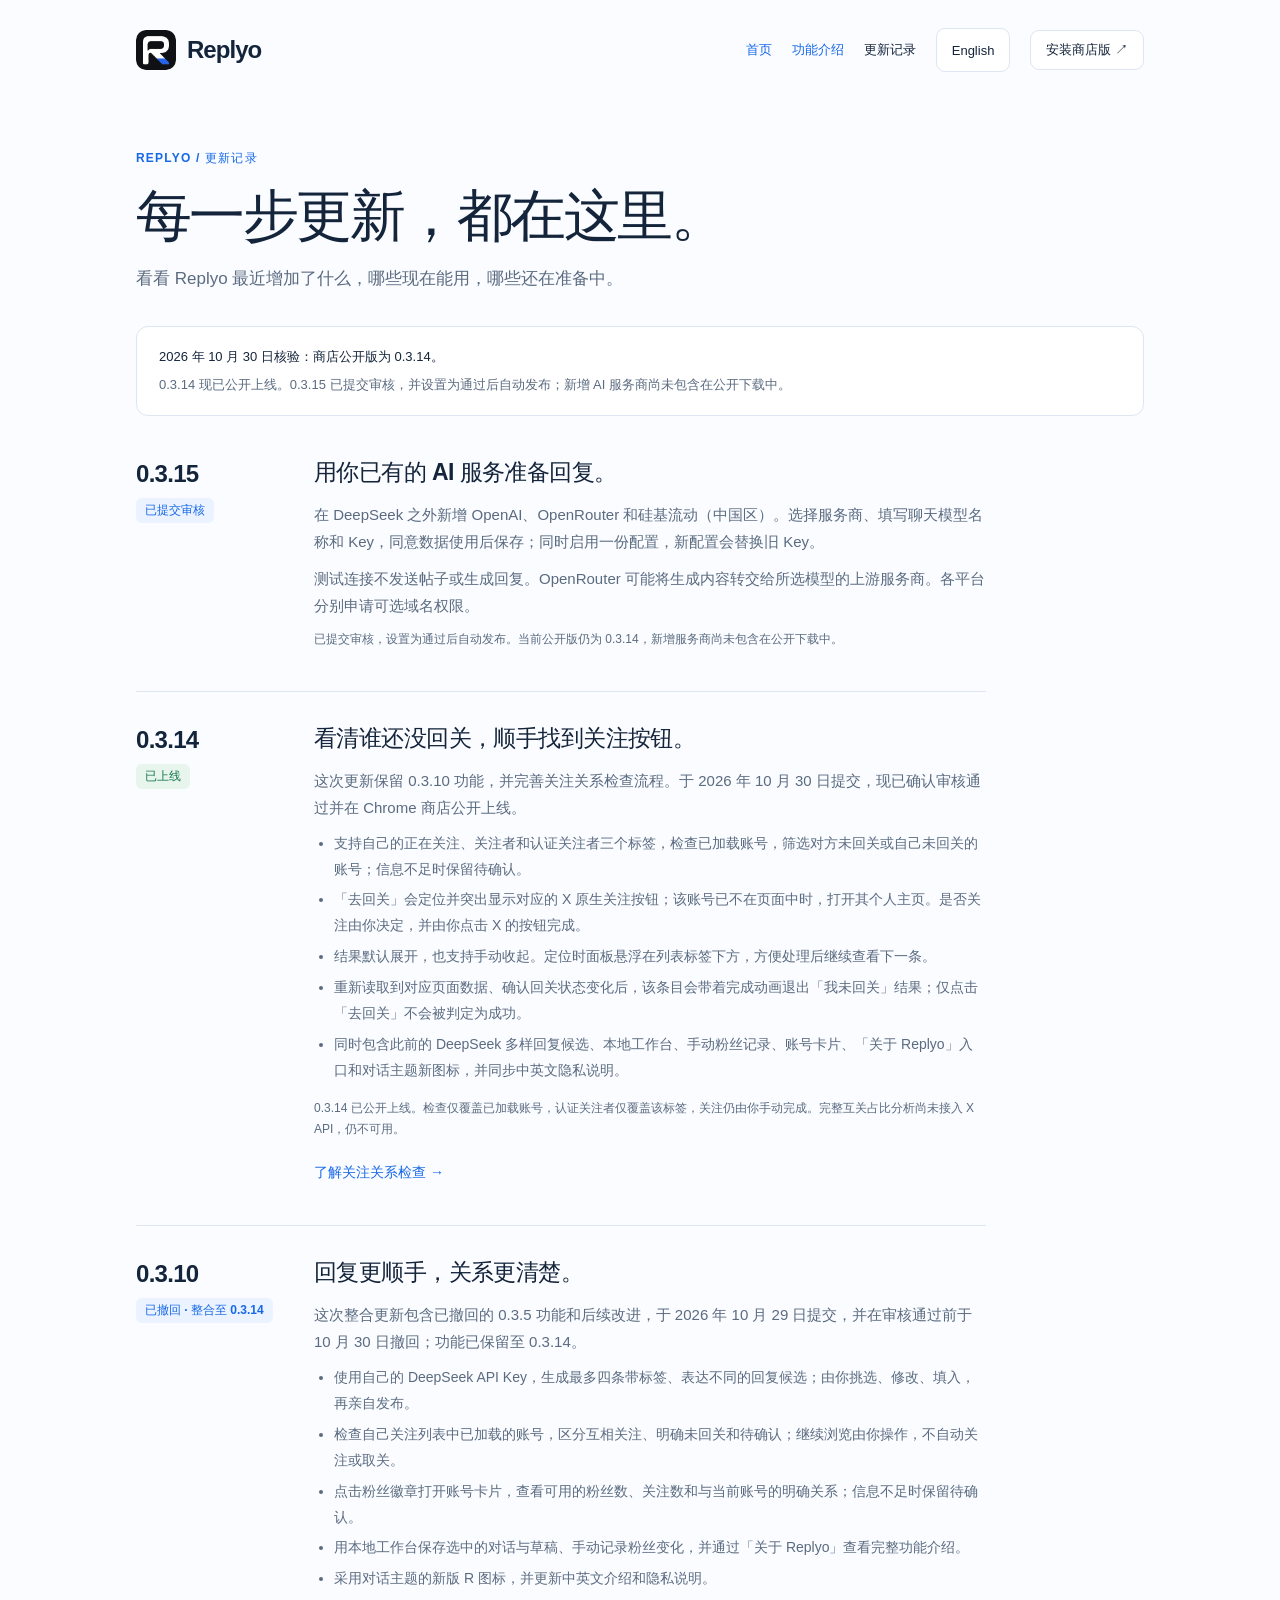
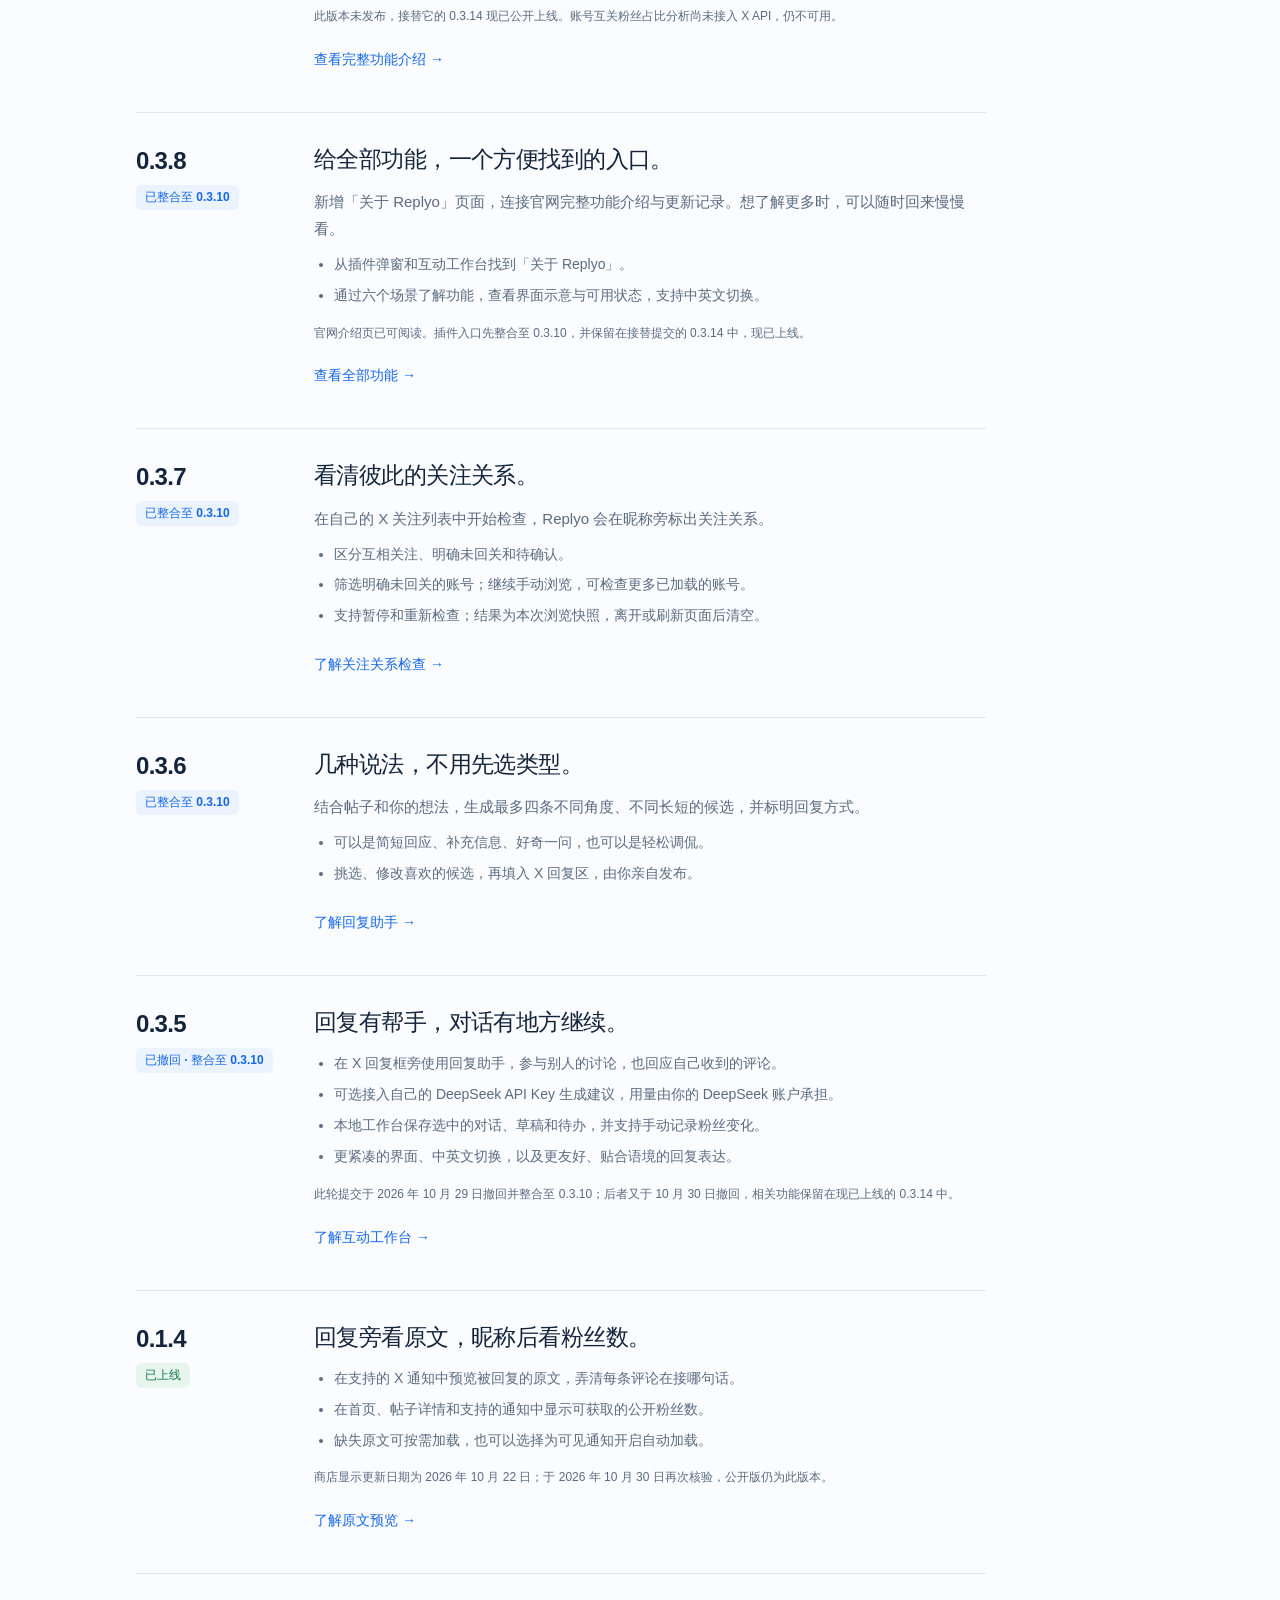
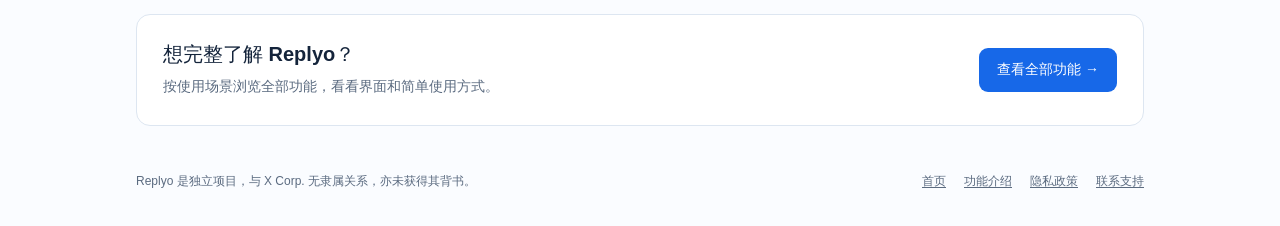
<file: updates.html>
<!doctype html>
<html lang="zh-CN">
<head>
  <meta charset="utf-8">
  <meta name="viewport" content="width=device-width, initial-scale=1">
  <meta name="color-scheme" content="light dark">
  <meta name="description" content="查看 Replyo 的更新记录，了解已上线功能、待审更新与版本整合进度。" data-en-content="Explore Replyo updates, available features, submissions awaiting review and combined releases.">
  <meta name="theme-color" content="#1768e8">
  <title data-en="Updates · Replyo">更新记录 · Replyo</title>
  <link rel="canonical" href="https://alanhu1024.github.io/replyo-site/updates.html">
  <link rel="icon" type="image/png" href="icons/128.png">
  <style>
    :root { color-scheme:light dark; --paper:#fafcff; --surface:#fff; --ink:#14243b; --muted:#5b6b80; --blue:#1768e8; --tint:#eaf3ff; --line:#dde6f1; font-family:-apple-system,BlinkMacSystemFont,"Segoe UI",sans-serif; font-synthesis:none; }
    * { box-sizing:border-box; }
    body { margin:0; background:var(--paper); color:var(--ink); -webkit-font-smoothing:antialiased; }
    a { color:var(--blue); text-underline-offset:.2em; }
    a:focus-visible, button:focus-visible { outline:3px solid var(--blue); outline-offset:5px; border-radius:4px; }
    .skip-link { position:absolute; top:-70px; left:18px; padding:10px 15px; background:var(--surface); z-index:2; }
    .skip-link:focus { top:18px; }
    .wrap { max-width:1080px; margin:auto; padding:0 36px; }
    header { display:flex; align-items:center; justify-content:space-between; gap:24px; min-height:100px; }
    .brand { display:inline-flex; align-items:center; gap:11px; color:var(--ink); font-size:24px; font-weight:750; letter-spacing:-.04em; text-decoration:none; }
    .brand img { display:block; width:40px; height:40px; border-radius:10px; }
    .nav { display:flex; align-items:center; gap:20px; }
    .nav a { font-size:13px; font-weight:550; text-decoration:none; }
    .nav a:hover { text-decoration:underline; }
    .nav a[aria-current] { color:var(--ink); }
    .nav-install, .language-switch { padding:10px 15px; border:1px solid var(--line); border-radius:9px; background:var(--surface); color:var(--ink); }
    .language-switch { font:inherit; font-size:13px; min-height:44px; cursor:pointer; }
    .page-intro { padding:50px 0 32px; max-width:690px; }
    .eyebrow { margin:0; color:var(--blue); font-size:12px; font-weight:700; letter-spacing:.1em; }
    h1 { margin:15px 0; font-size:clamp(2.3rem,5vw,3.5rem); line-height:1.2; letter-spacing:-.045em; }
    .page-intro p:last-child { margin:0; color:var(--muted); font-size:17px; line-height:1.75; }
    .availability { padding:18px 22px; border:1px solid var(--line); border-radius:12px; background:var(--surface); margin-bottom:32px; font-size:13px; line-height:1.8; }
    .availability p { margin:0; }
    .availability p + p { margin-top:5px; color:var(--muted); }
    .releases { max-width:850px; }
    .release { display:grid; grid-template-columns:150px 1fr; gap:28px; padding:30px 0; border-bottom:1px solid var(--line); }
    .release:first-child { padding-top:8px; }
    .release-meta { padding-top:4px; }
    .version { display:block; font-size:24px; font-weight:750; letter-spacing:-.03em; }
    .status { display:inline-block; margin-top:10px; padding:4px 9px; border-radius:6px; background:var(--tint); color:var(--blue); font-size:12px; font-weight:600; }
    .released { color:#16794d; background:#e8f5ec; }
    .release h2 { margin:0 0 13px; font-size:23px; letter-spacing:-.025em; line-height:1.4; }
    .release p { margin:0 0 10px; font-size:15px; line-height:1.8; color:var(--muted); }
    .release ul { margin:0 0 14px; padding-left:20px; color:var(--muted); font-size:14px; line-height:1.85; }
    .release li + li { margin-top:5px; }
    .release-link { display:inline-flex; align-items:center; min-height:44px; font-size:14px; font-weight:600; text-decoration:none; }
    .release-link:hover { text-decoration:underline; }
    .release .note { font-size:12px; }
    .closing { display:flex; align-items:center; justify-content:space-between; gap:20px; padding:26px; border:1px solid var(--line); border-radius:14px; background:var(--surface); margin:40px 0 20px; }
    .closing h2 { margin:0 0 7px; font-size:20px; }
    .closing p { margin:0; color:var(--muted); font-size:14px; line-height:1.7; }
    .cta { display:inline-flex; justify-content:center; align-items:center; flex-shrink:0; padding:13px 18px; border-radius:9px; background:#1768e8; color:#fff; font-size:14px; font-weight:600; text-decoration:none; min-height:44px; }
    .cta:hover { background:#105bcc; }
    footer { display:flex; justify-content:space-between; align-items:baseline; gap:18px 28px; padding:25px 0 34px; color:var(--muted); font-size:12px; line-height:1.8; }
    footer p { margin:0; max-width:460px; }
    .footer-links { display:flex; flex-wrap:wrap; justify-content:flex-end; gap:10px 18px; }
    .footer-links a { color:var(--muted); }
    @media(prefers-color-scheme:dark) { :root { --paper:#0d1522; --surface:#142031; --ink:#edf3ff; --muted:#a5b3c8; --blue:#8ab6ff; --tint:#1a304e; --line:#293b50; } .released { color:#8cdfaf; background:#17382c; } }
    @media(max-width:640px) { .wrap { padding:0 21px; } header { min-height:85px; gap:12px; flex-wrap:wrap; padding:20px 0 10px; } .brand { font-size:22px; gap:8px; } .brand img { width:35px; height:35px; border-radius:8px; } .nav { width:100%; justify-content:space-between; gap:10px; } .nav-install { display:none; } .page-intro { padding:32px 0 25px; } .page-intro p:last-child { font-size:16px; } .availability { padding:16px; } .release { grid-template-columns:1fr; gap:15px; padding:25px 0; } .release-meta { display:flex; align-items:center; gap:14px; padding:0; } .status { margin:0; } .version { font-size:21px; } .release h2 { font-size:21px; } .closing { flex-direction:column; align-items:stretch; padding:22px; } footer { flex-direction:column; gap:13px; } .footer-links { justify-content:flex-start; } }
  </style>
</head>
<body>
  <a class="skip-link" href="#main" data-en="Skip to content">跳到正文</a>
  <div class="wrap">
    <header>
      <a class="brand" href="index.html" aria-label="Replyo"><img src="icons/128.png" alt="" width="40" height="40"><span>Replyo</span></a>
      <nav class="nav" aria-label="导航" data-en-aria="Navigation">
        <a href="index.html" data-en="Home">首页</a>
        <a href="features.html" data-en="Features">功能介绍</a>
        <a href="updates.html" aria-current="page" data-en="Updates">更新记录</a>
        <button class="language-switch" id="language-switch" type="button" lang="en" aria-label="Switch to English" hidden>English</button>
        <a class="nav-install" href="https://chromewebstore.google.com/detail/gpedoibklaibdbjchonpnblacnphocmi" target="_blank" rel="noopener noreferrer" data-en="Install ↗">安装商店版 ↗</a>
      </nav>
    </header>
    <main id="main">
      <section class="page-intro">
        <p class="eyebrow" data-en="REPLYO / UPDATES">REPLYO / 更新记录</p>
        <h1 data-en="See what’s new.">每一步更新，都在这里。</h1>
        <p data-en="Follow the improvements to Replyo, and see which features you can use today and which are coming next.">看看 Replyo 最近增加了什么，哪些现在能用，哪些还在准备中。</p>
      </section>
      <aside class="availability" aria-label="版本状态" data-en-aria="Version availability">
<p data-en="Store version checked on October 30, 2026: 0.3.14.">2026 年 10 月 30 日核验：商店公开版为 0.3.14。</p>
<p data-en="Version 0.3.14 is now available. Version 0.3.15 has been submitted for review, with automatic publication after approval. Its additional AI providers are not yet in the public download.">0.3.14 现已公开上线。0.3.15 已提交审核，并设置为通过后自动发布；新增 AI 服务商尚未包含在公开下载中。</p>
      </aside>
      <div class="releases">
        <article class="release" id="v0-3-15">
          <div class="release-meta"><span class="version">0.3.15</span><span class="status" data-en="Submitted for review">已提交审核</span></div>
          <div><h2 data-en="Choose the AI provider you already use.">用你已有的 AI 服务准备回复。</h2>
<p data-en="Adds OpenAI, OpenRouter and SiliconFlow (China) alongside DeepSeek. Select a provider, enter its chat model ID and API key, then consent and save. One configuration is active at a time; replacing it clears the previous key.">在 DeepSeek 之外新增 OpenAI、OpenRouter 和硅基流动（中国区）。选择服务商、填写聊天模型名称和 Key，同意数据使用后保存；同时启用一份配置，新配置会替换旧 Key。</p><p data-en="Connection testing sends no posts and does not generate replies. OpenRouter may route generation contents to the upstream model provider. Each provider uses an optional host permission.">测试连接不发送帖子或生成回复。OpenRouter 可能将生成内容转交给所选模型的上游服务商。各平台分别申请可选域名权限。</p><p class="note" data-en="Submitted for review, with automatic publication after approval. Public version remains 0.3.14. New providers are not yet in the public download.">已提交审核，设置为通过后自动发布。当前公开版仍为 0.3.14，新增服务商尚未包含在公开下载中。</p></div>
        </article>

        <article class="release" id="v0-3-14">
          <div class="release-meta"><span class="version">0.3.14</span><span class="status released" data-en="Available now">已上线</span></div>
          <div><h2 data-en="See whom you haven’t followed back, and get to the right button.">看清谁还没回关，顺手找到关注按钮。</h2>
<p data-en="This update retains the 0.3.10 features and improves following checks. It was submitted on October 30, 2026 and is now confirmed publicly available in the Chrome Web Store.">这次更新保留 0.3.10 功能，并完善关注关系检查流程。于 2026 年 10 月 30 日提交，现已确认审核通过并在 Chrome 商店公开上线。</p>
            <ul>
              <li data-en="Check loaded accounts across your own Following, Followers and Verified Followers tabs. Find people who do not follow you back or whom you have not followed back; missing evidence stays unconfirmed.">支持自己的正在关注、关注者和认证关注者三个标签，检查已加载账号，筛选对方未回关或自己未回关的账号；信息不足时保留待确认。</li>
              <li data-en="Go to follow back locates and highlights the matching native X follow control, or opens that account’s profile if its row is no longer loaded. You decide whether to follow and click X’s own button yourself.">「去回关」会定位并突出显示对应的 X 原生关注按钮；该账号已不在页面中时，打开其个人主页。是否关注由你决定，并由你点击 X 的按钮完成。</li>
              <li data-en="Results expand by default and can be collapsed. While you navigate, the panel stays below the list tabs so you can return to the next result.">结果默认展开，也支持手动收起。定位时面板悬浮在列表标签下方，方便处理后继续查看下一条。</li>
              <li data-en="After matching page data confirms that you followed back, a completion animation removes the account from the not-followed-back results. Clicking Go alone never counts as a successful follow.">重新读取到对应页面数据、确认回关状态变化后，该条目会带着完成动画退出「我未回关」结果；仅点击「去回关」不会被判定为成功。</li>
              <li data-en="Includes the earlier DeepSeek reply assistant with varied candidates, local workspace, manual follower log, account cards, About Replyo and the conversation-inspired logo, with updated Chinese and English privacy disclosures.">同时包含此前的 DeepSeek 多样回复候选、本地工作台、手动粉丝记录、账号卡片、「关于 Replyo」入口和对话主题新图标，并同步中英文隐私说明。</li>
            </ul>
<p class="note" data-en="Publicly available as 0.3.14. Checks cover loaded accounts only; Verified Followers covers only that tab. Following remains manual. Full mutual-percentage analysis has no connected X API provider and is unavailable.">0.3.14 已公开上线。检查仅覆盖已加载账号，认证关注者仅覆盖该标签，关注仍由你手动完成。完整互关占比分析尚未接入 X API，仍不可用。</p>
            <a class="release-link" href="features.html#following-check" data-en="Explore following checks →">了解关注关系检查 →</a>
          </div>
        </article>
        <article class="release" id="v0-3-10">
          <div class="release-meta"><span class="version">0.3.10</span><span class="status" data-en="Withdrawn · Merged into 0.3.14">已撤回 · 整合至 0.3.14</span></div>
          <div><h2 data-en="Reply ideas and account context, together in one update.">回复更顺手，关系更清楚。</h2>
            <p data-en="This combined update included the withdrawn 0.3.5 features and the improvements developed since then. It was submitted on October 29, 2026 and withdrawn on October 30 before approval; its features are retained in 0.3.14.">这次整合更新包含已撤回的 0.3.5 功能和后续改进，于 2026 年 10 月 29 日提交，并在审核通过前于 10 月 30 日撤回；功能已保留至 0.3.14。</p>
            <ul>
              <li data-en="Generate up to four varied, labeled reply candidates using your own DeepSeek API key. Choose, edit and insert the text yourself; publishing remains manual.">使用自己的 DeepSeek API Key，生成最多四条带标签、表达不同的回复候选；由你挑选、修改、填入，再亲自发布。</li>
              <li data-en="Check accounts already loaded in your own Following list, with mutual, confirmed non-follower and unconfirmed labels. Scroll the list yourself; checks never follow or unfollow anyone.">检查自己关注列表中已加载的账号，区分互相关注、明确未回关和待确认；继续浏览由你操作，不自动关注或取关。</li>
              <li data-en="Open an account card from a follower badge to see available follower/following totals and an explicit relationship with your signed-in account. Missing evidence stays unconfirmed.">点击粉丝徽章打开账号卡片，查看可用的粉丝数、关注数和与当前账号的明确关系；信息不足时保留待确认。</li>
              <li data-en="Keep selected conversations and drafts in the local workspace, record follower totals manually, and find the complete feature guide through About Replyo.">用本地工作台保存选中的对话与草稿、手动记录粉丝变化，并通过「关于 Replyo」查看完整功能介绍。</li>
              <li data-en="A new conversation-inspired R icon, plus updated Chinese and English descriptions and privacy disclosures.">采用对话主题的新版 R 图标，并更新中英文介绍和隐私说明。</li>
            </ul>
            <p class="note" data-en="This version was not published. The replacement 0.3.14 version is now publicly available. Account-level mutual-follower percentage analysis has no connected X API provider and remains unavailable.">此版本未发布，接替它的 0.3.14 现已公开上线。账号互关粉丝占比分析尚未接入 X API，仍不可用。</p>
            <a class="release-link" href="features.html" data-en="Explore the feature guide →">查看完整功能介绍 →</a>
          </div>
        </article>
        <article class="release" id="v0-3-8">
          <div class="release-meta"><span class="version">0.3.8</span><span class="status" data-en="Merged into 0.3.10">已整合至 0.3.10</span></div>
          <div><h2 data-en="A place to discover everything Replyo can do.">给全部功能，一个方便找到的入口。</h2>
            <p data-en="The new About Replyo page links to the website’s complete feature guide and update history. Revisit the overview whenever you want to explore more.">新增「关于 Replyo」页面，连接官网完整功能介绍与更新记录。想了解更多时，可以随时回来慢慢看。</p>
            <ul><li data-en="Find About Replyo in the extension popup and interaction workspace.">从插件弹窗和互动工作台找到「关于 Replyo」。</li><li data-en="Browse all six feature areas with interface examples, availability labels and Chinese or English text.">通过六个场景了解功能，查看界面示意与可用状态，支持中英文切换。</li></ul>
            <p class="note" data-en="The website guide is available to read. The extension entry point was first merged into 0.3.10 and is retained in the replacement 0.3.14 version, now available.">官网介绍页已可阅读。插件入口先整合至 0.3.10，并保留在接替提交的 0.3.14 中，现已上线。</p>
            <a class="release-link" href="features.html" data-en="Explore all features →">查看全部功能 →</a>
          </div>
        </article>
        <article class="release" id="v0-3-7">
          <div class="release-meta"><span class="version">0.3.7</span><span class="status" data-en="Merged into 0.3.10">已整合至 0.3.10</span></div>
          <div><h2 data-en="See who follows you back.">看清彼此的关注关系。</h2>
            <p data-en="Open your own X Following list and start a manual check. Replyo adds relationship labels beside account names.">在自己的 X 关注列表中开始检查，Replyo 会在昵称旁标出关注关系。</p>
            <ul><li data-en="Distinguish mutual follows, confirmed accounts not following you, and unconfirmed relationships.">区分互相关注、明确未回关和待确认。</li><li data-en="Filter confirmed accounts not following you. Scroll the X list yourself to check more loaded accounts.">筛选明确未回关的账号；继续手动浏览，可检查更多已加载的账号。</li><li data-en="Pause or start over. Results are a snapshot of this visit and clear when you leave or refresh the page.">支持暂停和重新检查；结果为本次浏览快照，离开或刷新页面后清空。</li></ul>
            <a class="release-link" href="features.html#following-check" data-en="Explore following checks →">了解关注关系检查 →</a>
          </div>
        </article>
        <article class="release" id="v0-3-6">
          <div class="release-meta"><span class="version">0.3.6</span><span class="status" data-en="Merged into 0.3.10">已整合至 0.3.10</span></div>
          <div><h2 data-en="Different ways to reply, without choosing a type first.">几种说法，不用先选类型。</h2>
            <p data-en="Generate up to four labeled candidates with different lengths and angles, chosen to fit the post and your thoughts.">结合帖子和你的想法，生成最多四条不同角度、不同长短的候选，并标明回复方式。</p>
            <ul><li data-en="Possible approaches include a brief reply, a useful addition, a thoughtful question or a lighthearted response.">可以是简短回应、补充信息、好奇一问，也可以是轻松调侃。</li><li data-en="Choose and edit the suggestion you like, then insert it into X’s reply area and publish yourself.">挑选、修改喜欢的候选，再填入 X 回复区，由你亲自发布。</li></ul>
            <a class="release-link" href="features.html#reply-assistant" data-en="Explore reply assistance →">了解回复助手 →</a>
          </div>
        </article>
        <article class="release" id="v0-3-5">
          <div class="release-meta"><span class="version">0.3.5</span><span class="status" data-en="Withdrawn · Merged into 0.3.10">已撤回 · 整合至 0.3.10</span></div>
          <div><h2 data-en="Reply assistance, with room to keep the conversation going.">回复有帮手，对话有地方继续。</h2>
            <ul><li data-en="An assistant beside X’s reply editor, for responding to other people’s posts and comments under your own.">在 X 回复框旁使用回复助手，参与别人的讨论，也回应自己收到的评论。</li><li data-en="Optional DeepSeek suggestions using your own API key. API usage is billed to your DeepSeek account.">可选接入自己的 DeepSeek API Key 生成建议，用量由你的 DeepSeek 账户承担。</li><li data-en="A local workspace for selected conversations, drafts and to-dos, plus a manual follower log.">本地工作台保存选中的对话、草稿和待办，并支持手动记录粉丝变化。</li><li data-en="A compact interface, Chinese and English choices, and friendly replies that fit the conversation.">更紧凑的界面、中英文切换，以及更友好、贴合语境的回复表达。</li></ul>
            <p class="note" data-en="This submission was withdrawn on October 29, 2026 and merged into 0.3.10. That submission was later withdrawn on October 30; its features are retained in 0.3.14, now publicly available.">此轮提交于 2026 年 10 月 29 日撤回并整合至 0.3.10；后者又于 10 月 30 日撤回，相关功能保留在现已上线的 0.3.14 中。</p>
            <a class="release-link" href="features.html#workspace" data-en="Explore the workspace →">了解互动工作台 →</a>
          </div>
        </article>
        <article class="release" id="v0-1-4">
          <div class="release-meta"><span class="version">0.1.4</span><span class="status released" data-en="Available now">已上线</span></div>
          <div><h2 data-en="Context beside replies. Follower counts beside names.">回复旁看原文，昵称后看粉丝数。</h2>
            <ul><li data-en="Preview the directly replied-to post in supported X notifications, so you can understand each reply.">在支持的 X 通知中预览被回复的原文，弄清每条评论在接哪句话。</li><li data-en="See available public follower counts on Home, post details and supported notifications.">在首页、帖子详情和支持的通知中显示可获取的公开粉丝数。</li><li data-en="Load missing context on demand, or opt into automatic loading for visible notifications.">缺失原文可按需加载，也可以选择为可见通知开启自动加载。</li></ul>
            <p class="note" data-en="The store lists an October 22, 2026 update date. The published version was checked again on October 30, 2026.">商店显示更新日期为 2026 年 10 月 22 日；于 2026 年 10 月 30 日再次核验，公开版仍为此版本。</p>
            <a class="release-link" href="features.html#reply-context" data-en="Explore original-post previews →">了解原文预览 →</a>
          </div>
        </article>
      </div>
      <section class="closing">
        <div><h2 data-en="Want the whole picture?">想完整了解 Replyo？</h2><p data-en="Explore each feature through everyday scenarios and interface examples.">按使用场景浏览全部功能，看看界面和简单使用方式。</p></div>
        <a class="cta" href="features.html" data-en="Explore all features →">查看全部功能 →</a>
      </section>
    </main>
    <footer>
      <p data-en="Replyo is an independent project, not affiliated with or endorsed by X Corp.">Replyo 是独立项目，与 X Corp. 无隶属关系，亦未获得其背书。</p>
      <div class="footer-links"><a href="index.html" data-en="Home">首页</a><a href="features.html" data-en="Features">功能介绍</a><a href="privacy.html" data-en="Privacy policy">隐私政策</a><a href="mailto:alanhu1024@gmail.com" data-en="Support">联系支持</a></div>
    </footer>
  </div>
  <script>
    (() => {
      const button = document.getElementById('language-switch');
      const texts = [...document.querySelectorAll('[data-en]')].map(node => ({ node, zh: node.textContent, en: node.dataset.en }));
      const attributes = [['data-en-content', 'content'], ['data-en-aria', 'aria-label']].flatMap(([source, target]) =>
        [...document.querySelectorAll('[' + source + ']')].map(node => ({ node, target, zh: node.getAttribute(target), en: node.getAttribute(source) }))
      );
      const preferenceKey = 'replyo-site-language';
      let language = 'zh-CN';
      try { if (localStorage.getItem(preferenceKey) === 'en') language = 'en'; } catch {}
      const requestedLanguage = new URLSearchParams(location.search).get('lang');
      if (requestedLanguage === 'en' || requestedLanguage === 'zh' || requestedLanguage === 'zh-CN') {
        language = requestedLanguage === 'en' ? 'en' : 'zh-CN';
        try { localStorage.setItem(preferenceKey, language); } catch {}
      }
      function render() {
        const english = language === 'en';
        document.documentElement.lang = language;
        for (const item of texts) item.node.textContent = english ? item.en : item.zh;
        for (const item of attributes) item.node.setAttribute(item.target, english ? item.en : item.zh);
        button.textContent = english ? '中文' : 'English';
        button.lang = english ? 'zh-CN' : 'en';
        button.setAttribute('aria-label', english ? '切换为中文' : 'Switch to English');
      }
      button.hidden = false;
      button.addEventListener('click', () => {
        language = language === 'en' ? 'zh-CN' : 'en';
        render();
        try { localStorage.setItem(preferenceKey, language); } catch {}
        const url = new URL(location.href);
        url.searchParams.set('lang', language);
        history.replaceState(null, '', url);
      });
      render();
    })();
  </script>
</body>
</html>
</file>
<file: features.css>
:root{color-scheme:light dark;--paper:#fafcff;--surface:#fff;--ink:#14243b;--muted:#5b6b80;--blue:#1768e8;--tint:#eaf3ff;--line:#dde6f1;--green:#23714f;--green-tint:#edf7f1;--amber:#8c601a;--amber-tint:#fff5df;--shadow:0 18px 55px #1a43700b;font-family:-apple-system,BlinkMacSystemFont,"Segoe UI",sans-serif;font-synthesis:none}
*{box-sizing:border-box}html{scroll-behavior:smooth;scroll-padding-top:30px}body{margin:0;background:var(--paper);color:var(--ink);-webkit-font-smoothing:antialiased}a{color:var(--blue);text-underline-offset:.2em}button{font:inherit}a:focus-visible,button:focus-visible,summary:focus-visible{outline:3px solid var(--blue);outline-offset:5px;border-radius:4px}[hidden]{display:none!important}.wrap{max-width:1160px;margin:0 auto;padding:0 36px}.skip-link{position:absolute;left:20px;top:-70px;background:var(--surface);padding:10px 15px;z-index:5}.skip-link:focus{top:15px}.site-header{display:flex;align-items:center;justify-content:space-between;gap:24px;min-height:96px}.brand{display:inline-flex;align-items:center;gap:10px;font-size:24px;font-weight:750;letter-spacing:-.04em;color:var(--ink);text-decoration:none}.brand img{display:block;border-radius:9px}.site-nav{display:flex;align-items:center;gap:22px;flex-wrap:wrap}.site-nav a{font-size:13px;font-weight:550;text-decoration:none;color:var(--muted)}.site-nav a[aria-current]{color:var(--blue)}.site-nav a:hover{text-decoration:underline}.site-nav .nav-install,.language-switch{padding:10px 13px;border:1px solid var(--line);border-radius:9px;background:var(--surface);color:var(--ink);min-height:42px;font-size:13px}.language-switch{cursor:pointer}.guide-intro{padding:54px 0 40px;max-width:850px}.eyebrow{margin:0;color:var(--blue);font-size:11px;font-weight:750;letter-spacing:.12em;text-transform:uppercase}h1,h2,h3{letter-spacing:-.035em}h1{font-size:clamp(38px,5.1vw,62px);line-height:1.2;margin:16px 0 23px;font-weight:750}.lede{max-width:680px;font-size:18px;line-height:1.85;color:var(--muted);margin:0}.release-summary{display:flex;align-items:flex-start;gap:10px 14px;flex-wrap:wrap;margin-top:27px;padding:17px 19px;border-left:3px solid var(--blue);background:var(--tint);border-radius:0 9px 9px 0}.release-summary p{flex:1;min-width:240px;font-size:12px;line-height:1.85;margin:0;color:var(--muted)}.release-summary a{margin-left:auto;font-size:12px;font-weight:600}.status{display:inline-block;flex-shrink:0;padding:4px 8px;border-radius:5px;font-size:11px;font-weight:650;line-height:1.5}.status.available{color:var(--green);background:var(--green-tint)}.status.pending{color:var(--blue);background:var(--tint)}.status.testing{color:var(--amber);background:var(--amber-tint)}.chapter-nav{display:grid;grid-template-columns:repeat(6,1fr);border-top:1px solid var(--line);border-bottom:1px solid var(--line);padding:21px 0;gap:15px}.chapter-nav a{display:flex;flex-direction:column;gap:8px;text-decoration:none;color:var(--ink);padding:4px 0}.chapter-nav a:hover strong{color:var(--blue)}.chapter-nav span{color:var(--blue);font-size:11px;font-weight:650}.chapter-nav strong{font-size:13px;font-weight:600}.feature-section{display:grid;grid-template-columns:1fr 1.08fr;align-items:center;gap:60px;padding:76px 0;border-bottom:1px solid var(--line)}.feature-section.reverse{grid-template-columns:1.08fr 1fr}.feature-section.reverse .feature-copy{grid-column:2;grid-row:1}.feature-section.reverse .demo-figure{grid-column:1;grid-row:1}.section-meta{display:flex;align-items:center;gap:12px;flex-wrap:wrap}.number{color:var(--blue);font-size:12px;font-weight:700}.feature-copy h2{margin:18px 0;font-size:32px;line-height:1.35}.feature-copy>p{font-size:14px;line-height:1.9;color:var(--muted);margin:0 0 15px}.how-to{padding-left:21px;margin:22px 0;font-size:13px;line-height:1.8}.how-to li{padding-left:3px;margin:8px 0}.how-to li::marker{color:var(--blue);font-weight:650}.feature-copy .feature-note{font-size:12px;line-height:1.8;padding-top:15px;border-top:1px solid var(--line);margin:0}.demo-figure{margin:0;min-width:0}.demo-stage{padding:25px;border:1px solid var(--line);border-radius:16px;background:var(--surface);box-shadow:var(--shadow)}figcaption{margin-top:12px;font-size:11px;line-height:1.65;color:var(--muted);text-align:center}.real-screenshot img{display:block;width:100%;height:auto;border:1px solid var(--line);border-radius:14px;box-shadow:var(--shadow)}.demo-post,.sample-tweet{display:flex;gap:12px;align-items:flex-start}.avatar{display:grid;place-items:center;flex:0 0 36px;width:36px;height:36px;border-radius:50%;font-size:14px;font-weight:700}.avatar.blue{background:#e5efff;color:#2671d9}.avatar.violet{background:#eeeafa;color:#7860ae}.avatar.teal{background:#e4f1eb;color:#39775f}.avatar.sand{background:#f4eddf;color:#917340}.demo-post strong,.sample-tweet strong{font-size:13px}.demo-post p{margin:8px 0 0;font-size:13px;line-height:1.7}.assistant-panel{margin-top:22px;padding:16px;background:var(--tint);border:1px solid var(--line);border-radius:13px}.demo-heading{display:flex;align-items:center;justify-content:space-between;gap:12px;flex-wrap:wrap}.demo-heading strong{font-size:13px;color:var(--blue)}.demo-heading>span:not(.local-tag):not(.demo-button){color:var(--blue)}.candidate{margin-top:12px;background:var(--surface);padding:12px 14px;border:1px solid var(--line);border-radius:9px}.candidate-type{font-size:10px;font-weight:650;color:var(--blue)}.candidate p{font-size:13px;line-height:1.7;margin:5px 0 0}.demo-actions{display:flex;align-items:center;flex-wrap:wrap;gap:8px;margin-top:14px}.demo-button{display:inline-flex;align-items:center;justify-content:center;padding:9px 11px;border:1px solid var(--line);border-radius:8px;background:var(--surface);font-size:11px;line-height:1.4;font-weight:650;color:var(--ink)}.demo-button.primary{background:#1768e8;border-color:#1768e8;color:#fff}.demo-button.small{font-size:10px;padding:7px 9px}.demo-menu{margin-left:auto;color:var(--muted);letter-spacing:2px}.feed-stage{padding:6px 25px}.sample-tweet{padding:23px 0;border-bottom:1px solid var(--line)}.sample-tweet:last-child{border-bottom:0}.sample-tweet>div{min-width:0}.sample-name{display:flex;align-items:center;gap:8px;flex-wrap:wrap}.follower-pill{background:var(--tint);color:var(--blue);padding:3px 7px;font-size:11px;font-weight:650;border-radius:4px}.handle{display:block;color:var(--muted);font-size:11px;margin-top:5px;overflow-wrap:anywhere}.sample-tweet p{font-size:14px;line-height:1.8;margin:13px 0}.tweet-meta{font-size:13px;color:var(--muted);display:flex;gap:30px}.relation-stage{padding:19px}.relation-panel{padding:14px;border:1px solid var(--line);border-radius:12px;background:var(--tint)}.relation-panel p{margin:14px 0 10px;font-size:13px}.sample-filter{display:flex;align-items:center;gap:8px;font-size:11px}.check-square{width:14px;height:14px;border:1px solid var(--blue);border-radius:3px;background:var(--surface);color:var(--blue);font-size:11px;text-align:center;line-height:12px}.relation-row{display:flex;align-items:center;gap:10px;padding:17px 0;border-bottom:1px solid var(--line)}.relation-row>div{flex:1;min-width:0}.relation-row strong{font-size:13px}.relation-state{font-size:10px;line-height:1.5;padding:4px 7px;border-radius:5px;background:var(--paper);color:var(--muted);max-width:45%}.relation-state.mutual{background:var(--green-tint);color:var(--green)}.relation-state.one-way{background:var(--tint);color:var(--blue)}.demo-note{font-size:11px;line-height:1.7;color:var(--muted);margin:14px 0 0}.workspace-stage{padding:21px}.workspace-top{display:flex;align-items:center;justify-content:space-between;gap:10px;flex-wrap:wrap;padding-bottom:17px;border-bottom:1px solid var(--line);font-size:13px}.local-tag{font-size:10px;line-height:1.5;color:var(--muted);padding:4px 7px;border-radius:5px;background:var(--paper)}.workspace-demo-grid{display:grid;grid-template-columns:.9fr 1.1fr;gap:18px;padding-top:21px}.mini-label{font-size:10px;color:var(--muted);font-weight:650}.saved-post{padding:11px;border:1px solid var(--line);border-radius:8px;margin-top:12px}.saved-post.selected{background:var(--tint)}.saved-post strong{font-size:11px}.saved-post p{font-size:11px;line-height:1.7;color:var(--muted);margin:7px 0}.saved-post>span{font-size:10px;color:var(--blue)}.draft-paper{font-size:12px;line-height:1.85;min-height:172px;padding:13px;border:1px solid var(--line);border-radius:8px;margin:12px 0;background:var(--paper)}.log-stage{padding:25px}.log-caption{font-size:11px;color:var(--muted);margin-top:28px}.sample-table{width:100%;border-collapse:collapse;font-size:13px;text-align:right}.sample-table th{font-size:11px;color:var(--muted);font-weight:550}.sample-table td,.sample-table th{padding:14px 9px;border-bottom:1px solid var(--line)}.sample-table th:first-child,.sample-table td:first-child{text-align:left;padding-left:0}.sample-table th:last-child,.sample-table td:last-child{padding-right:0}.faq{display:grid;grid-template-columns:.7fr 1.3fr;gap:60px;padding:65px 0}.faq h2{margin:15px 0;font-size:28px;line-height:1.4}.faq details{border-bottom:1px solid var(--line);padding:19px 0}.faq details:first-child{padding-top:0}.faq summary{font-size:15px;font-weight:600;line-height:1.6;cursor:pointer}.faq p{font-size:13px;line-height:1.9;color:var(--muted);margin:14px 0 0}.faq details a{display:inline-block;font-size:13px;margin-top:12px}.closing{display:flex;align-items:center;justify-content:space-between;gap:24px;padding:28px 31px;border:1px solid var(--line);border-radius:14px;background:var(--surface)}.closing h2{font-size:23px;line-height:1.4;margin:0 0 8px}.closing p{font-size:13px;line-height:1.8;color:var(--muted);margin:0}.cta{display:inline-flex;align-items:center;justify-content:center;flex-shrink:0;padding:15px 21px;border-radius:10px;background:#1768e8;color:#fff;font-size:13px;font-weight:650;text-decoration:none}.cta:hover{background:#105bcc}footer.wrap{display:flex;justify-content:space-between;align-items:baseline;gap:20px;padding-top:30px;padding-bottom:32px;font-size:11px;line-height:1.8;color:var(--muted)}footer p{margin:0;max-width:430px}.footer-links{display:flex;gap:10px 18px;flex-wrap:wrap}.footer-links a{color:var(--muted)}.sr-only{position:absolute;width:1px;height:1px;padding:0;margin:-1px;overflow:hidden;clip:rect(0,0,0,0);white-space:nowrap;border:0}
@media(prefers-color-scheme:dark){:root{--paper:#0d1522;--surface:#142031;--ink:#edf3ff;--muted:#a5b3c8;--blue:#8ab6ff;--tint:#1a304e;--line:#293b50;--green:#8acda9;--green-tint:#19352d;--amber:#edc37b;--amber-tint:#362e22;--shadow:0 18px 55px #0002}}
@media(max-width:850px){.site-header{gap:16px}.site-nav{gap:15px}.site-nav .nav-install{display:none}.feature-section,.feature-section.reverse{grid-template-columns:1fr 1fr;gap:30px;padding:55px 0}.feature-copy h2{font-size:27px}.demo-stage{padding:18px}.workspace-demo-grid{gap:12px}.workspace-stage{padding:15px}.guide-intro{padding-top:40px}}
@media(max-width:640px){html{scroll-padding-top:20px}.wrap{padding:0 21px}.site-header{min-height:112px;flex-wrap:wrap;gap:13px;padding-top:19px;padding-bottom:18px}.brand{font-size:22px}.brand img{width:32px;height:32px}.site-nav{gap:18px;flex:1;justify-content:flex-end}.site-nav a{font-size:12px}.site-nav>a:first-child{display:none}.language-switch{padding:8px 10px;min-height:40px;font-size:12px}.guide-intro{padding:32px 0}.guide-intro h1{font-size:37px}.lede{font-size:16px;line-height:1.85}.release-summary{padding:14px 16px;gap:10px}.release-summary p{min-width:100%;font-size:12px}.release-summary a{margin-left:0}.chapter-nav{grid-template-columns:repeat(3,1fr);gap:17px 14px;padding:20px 0}.chapter-nav a{gap:6px}.chapter-nav strong{font-size:12px}.feature-section,.feature-section.reverse{grid-template-columns:1fr;gap:28px;padding:43px 0}.feature-section.reverse .feature-copy,.feature-section.reverse .demo-figure{grid-column:auto;grid-row:auto}.feature-copy h2{font-size:28px;margin:16px 0}.feature-copy>p{font-size:14px}.demo-stage{padding:20px}.demo-figure figcaption{font-size:10px}.assistant-panel{padding:13px}.workspace-stage{padding:16px}.workspace-demo-grid{gap:12px}.draft-paper{font-size:11px;padding:10px}.saved-post{padding:9px}.mini-label{font-size:10px}.faq{grid-template-columns:1fr;gap:25px;padding:43px 0}.faq h2{margin-bottom:0;font-size:26px}.faq summary{font-size:14px}.closing{flex-direction:column;align-items:stretch;padding:24px}.closing h2{font-size:22px}.closing .cta{width:100%}footer.wrap{flex-direction:column;gap:15px;padding-top:25px;padding-bottom:28px}.footer-links{gap:10px 21px}}
@media(max-width:380px){.site-nav{gap:12px}.site-nav a{font-size:11px}.brand{font-size:21px}.guide-intro h1{font-size:32px}.demo-stage{padding:15px}.demo-actions{gap:6px}.demo-button{font-size:10px;padding:8px}.workspace-demo-grid{grid-template-columns:1fr}.mini-sidebar{display:none}.draft-paper{min-height:110px}.relation-row{gap:7px}.relation-state{font-size:9px}.avatar{width:32px;height:32px;flex-basis:32px}}
@media(prefers-reduced-motion:reduce){html{scroll-behavior:auto}}
</file>
